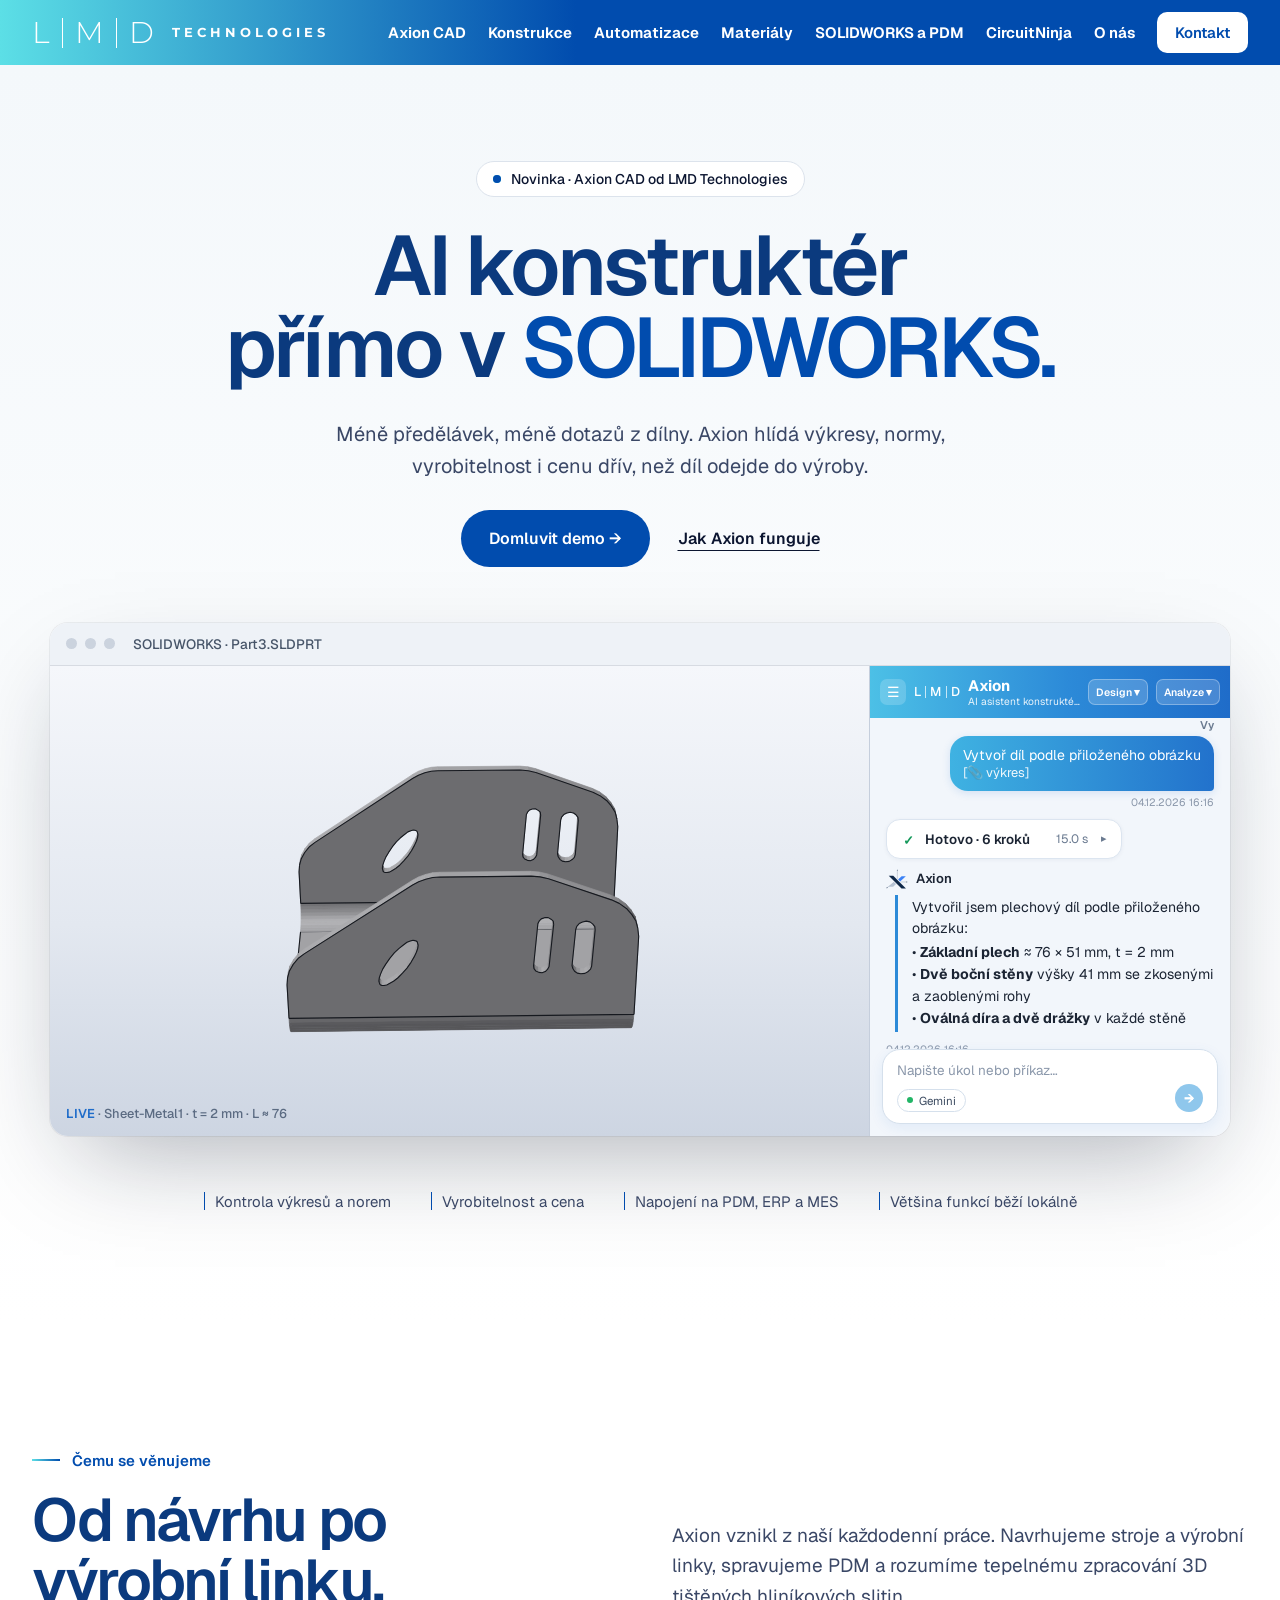
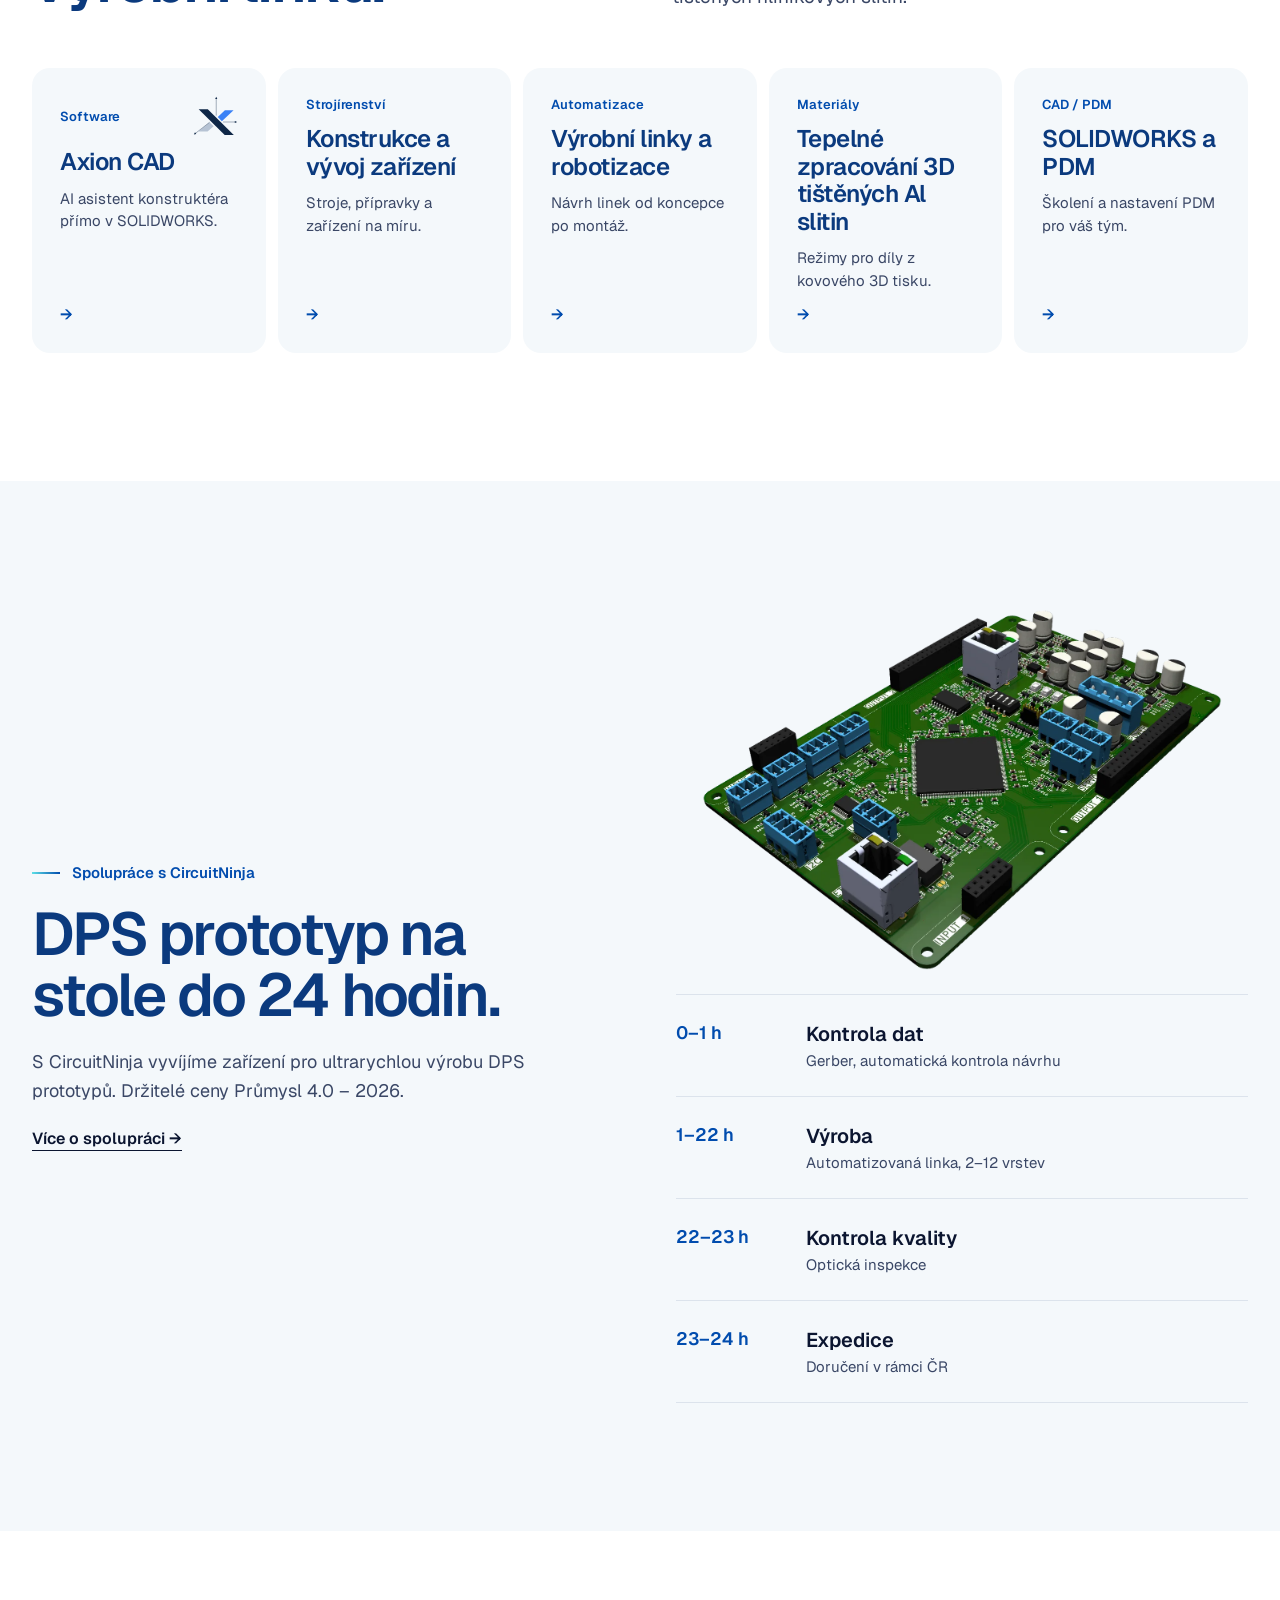
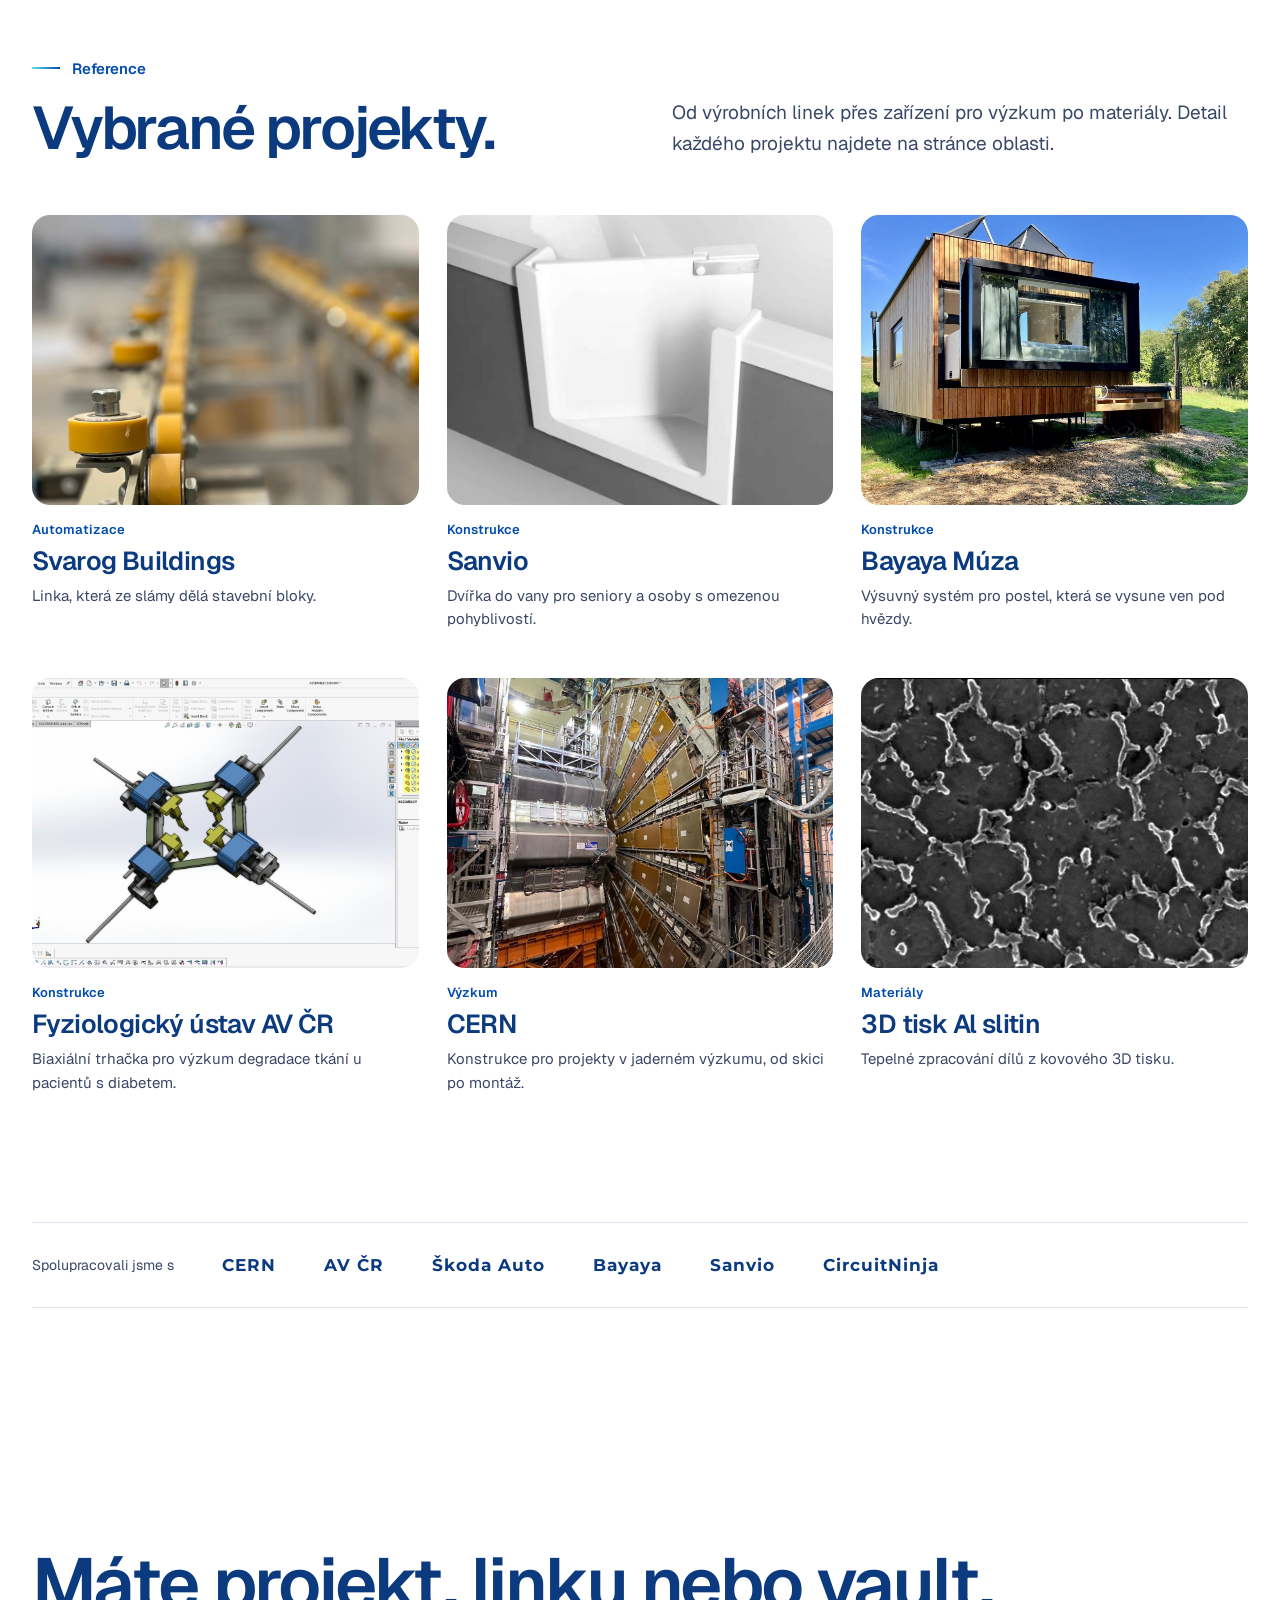
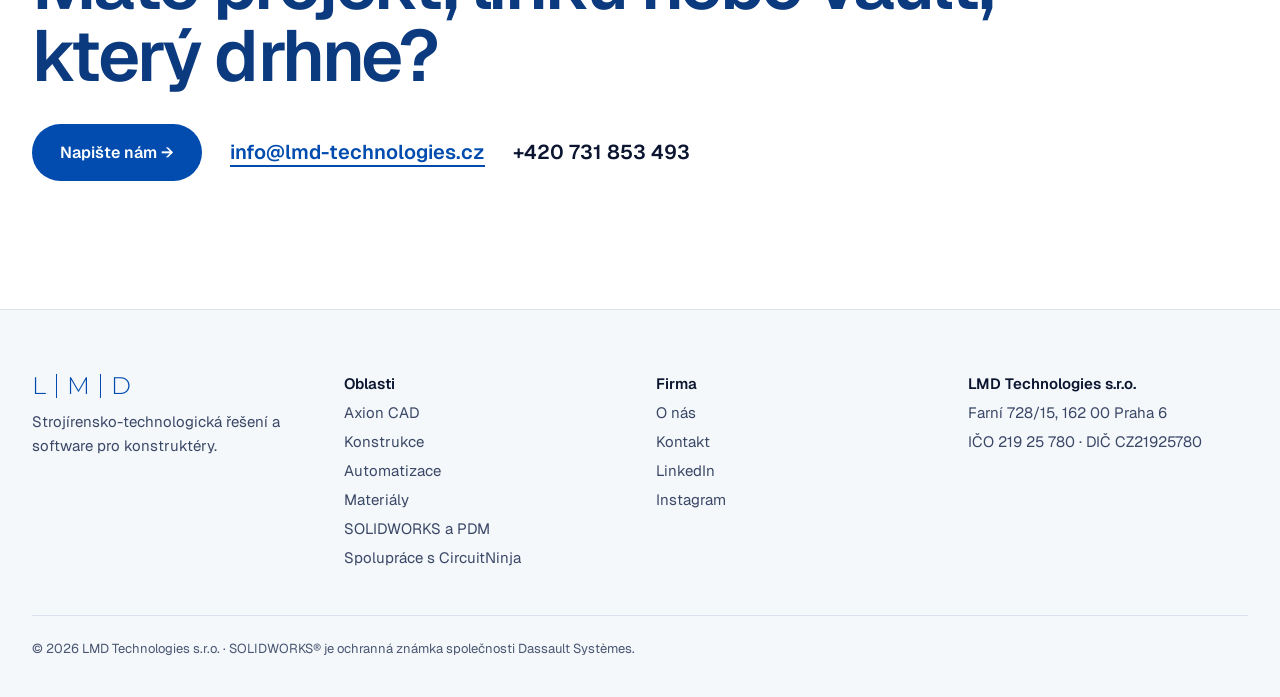
<file: index.html>
<!doctype html>
<html lang="cs">
<head>
<meta charset="utf-8">
<meta name="viewport" content="width=device-width, initial-scale=1">
<title>LMD Technologies – strojírensko-technologická řešení a software pro konstruktéry</title>
<meta name="description" content="LMD Technologies – Axion CAD, AI konstruktér přímo v SOLIDWORKS. Konstrukce, výrobní linky, tepelné zpracování 3D tištěných Al slitin a SOLIDWORKS PDM.">
<link rel="preconnect" href="https://fonts.googleapis.com"><link rel="preconnect" href="https://fonts.gstatic.com" crossorigin>
<link rel="stylesheet" href="https://fonts.googleapis.com/css2?family=Geist:wght@300;400;500;600;700&amp;family=Montserrat:wght@300;400;700&amp;display=swap">
<style>
body{margin:0;background:#FFFFFF}
a{color:#014CAE}a:hover{color:#003A87}
h1,h2,h3,p{text-wrap:pretty}
h1,h2,h3{color:#0B3A7E}
a[style*="border-radius: 999px"]:hover,button[type=submit]:hover{background:#003A87 !important}
@keyframes axping{0%{transform:scale(1);opacity:.6}100%{transform:scale(2.6);opacity:0}}
.ax-ping{animation:axping 1.6s ease-out infinite}
@media (prefers-reduced-motion: reduce){.ax-ping{animation:none}}
.ax-mock .window{border-radius:18px;background:#fff;box-shadow:0 40px 100px -30px rgba(15,23,42,.35),0 0 0 1px rgba(15,23,42,.06);overflow:hidden;text-align:left}
.ax-mock .bar{display:flex;align-items:center;gap:8px;padding:12px 16px;border-bottom:1px solid rgba(15,23,42,.10);font:500 .85rem 'Geist',sans-serif;color:#475569;background:#EEF2F7}
.ax-mock .bar i{width:11px;height:11px;border-radius:50%;background:#CBD3DE}
.ax-mock .bar span{margin-left:10px}
.ax-mock .app{display:grid;grid-template-columns:1fr 360px;height:470px}
.ax-mock .viewport{position:relative;border-right:1px solid #C5CEDC;background:linear-gradient(#F5F7FB 0%,#E3E8F0 55%,#CDD5E2 100%);cursor:grab;touch-action:pan-y}
.ax-mock .viewport canvas{width:100%;height:100%;display:block;position:absolute;inset:0}
.ax-mock .tag{position:absolute;left:16px;bottom:14px;font:500 .8rem 'Geist',sans-serif;color:#5B6B82}
.ax-mock .tag b{color:#1F6CC9;font-weight:600}
.ax-mock .panel{display:flex;flex-direction:column;background:#F2F6FB;color:#1B2433;min-width:0;min-height:0;overflow:hidden}
.ax-mock .ph{display:flex;align-items:center;gap:8px;padding:10px;background:linear-gradient(90deg,#4CC0E6 0%,#2C8AD8 55%,#1F6CC9 100%);color:#fff}
.ax-mock .ph .hb{width:26px;height:26px;border-radius:7px;background:rgba(255,255,255,.18);display:grid;place-items:center;font-size:.85rem;flex:0 0 auto}
.ax-mock .ph .lmd{display:flex;align-items:center;gap:4px;font-weight:500;font-size:.8rem;letter-spacing:.02em;flex:0 0 auto}
.ax-mock .ph .lmd i{width:1px;height:12px;background:rgba(255,255,255,.7)}
.ax-mock .ph .tt{display:grid;min-width:0;flex:1 1 0%;line-height:1.2}
.ax-mock .ph .tt strong{font:700 .95rem 'Geist',sans-serif}
.ax-mock .ph .tt small{font:400 .64rem 'Geist',sans-serif;opacity:.9;white-space:nowrap;overflow:hidden;text-overflow:ellipsis}
.ax-mock .ph .mn{flex:0 0 auto;font:600 .66rem 'Geist',sans-serif;background:rgba(255,255,255,.18);border:1px solid rgba(255,255,255,.3);border-radius:7px;padding:5px 7px}
.ax-mock .chat{flex:1 1 0%;padding:16px;display:flex;flex-direction:column;gap:10px;font-size:.88rem;overflow:hidden auto;min-height:0;scrollbar-width:none}
.ax-mock .chat>:first-child{margin-top:auto}
.ax-mock .um{display:flex;flex-direction:column;gap:10px;animation:axpop .25s ease-out}
.ax-mock .who-u{align-self:flex-end;font-size:.7rem;color:#6A7A90;font-weight:600;margin-bottom:-6px}
.ax-mock .msg-u{align-self:flex-end;max-width:88%;background:linear-gradient(90deg,#3FB2E2,#2272CC);padding:10px 13px;border-radius:18px 18px 4px;color:#fff;min-height:40px;box-shadow:0 2px 8px rgba(31,108,201,.15)}
.ax-mock .msg-u small{display:block;opacity:.92;font-size:.92em}
.ax-mock .ts{align-self:flex-end;font-size:.66rem;color:#8A97AA;margin-top:-6px;min-height:1em}
.ax-mock .ts.l{align-self:flex-start;margin:4px 0 0}
.ax-mock .steps{border:1px solid #DCE5F0;border-radius:14px;padding:10px 14px;background:#fff;align-self:flex-start;min-width:72%;box-shadow:0 1px 4px rgba(20,40,80,.05)}
.ax-mock .steps .hd{display:flex;align-items:center;gap:9px;font-weight:600;font-size:.84rem;color:#1B2433}
.ax-mock .steps .hd #st-t{margin-left:auto;font-weight:400;color:#6A7A90;font-size:.76rem}
.ax-mock .steps .ic{width:15px;height:15px;border-radius:50%;border:2px dashed #2C8AD8;animation:axspin 1.6s linear infinite;flex:0 0 auto;box-sizing:border-box}
.ax-mock .steps.done .ic{border:0;animation:none;color:#13985A;font-weight:800;display:grid;place-items:center}
.ax-mock .steps.done .ic::before{content:"✓"}
.ax-mock .steps .tg{border:0;background:none;color:#6A7A90;font-size:.7rem;cursor:pointer;padding:0 0 0 4px;visibility:hidden}
.ax-mock .steps.done .tg{visibility:visible}
.ax-mock .steps.col ul{display:none}
.ax-mock .steps ul{list-style:none;margin:8px 0 0;padding:0;display:grid;gap:5px}
.ax-mock .steps li{display:flex;gap:9px;align-items:center;color:#6A7A90;font-size:.82rem}
.ax-mock .steps li.done{color:#1B2433}
.ax-mock .steps li .s{width:12px;height:12px;flex:0 0 auto;border-radius:50%;border:2px solid #2C8AD8;border-right-color:transparent;animation:axspin .8s linear infinite;box-sizing:border-box}
.ax-mock .steps li.done .s{border:0;animation:none;color:#13985A;font-weight:800;font-size:.8rem;display:grid;place-items:center}
.ax-mock .steps li.done .s::before{content:"✓"}
.ax-mock .ans{display:grid;gap:6px}
.ax-mock .who-a{display:flex;align-items:center;gap:8px;font-weight:600;font-size:.82rem;color:#1B2433}
.ax-mock .who-a .av{width:22px;height:20px;background:url(img/axion-mark.svg) center/contain no-repeat}
.ax-mock .msg-a{margin-left:9px;border-left:3px solid #2C8AD8;padding:2px 0 2px 14px;line-height:1.55;color:#1B2433}
.ax-mock .msg-a ul{list-style:none;margin:2px 0 0;padding:0}
.ax-mock .msg-a li::before{content:"• "}
.ax-mock .input{flex:0 0 auto;margin:0 12px 12px;border:1px solid #D5E0EC;border-radius:18px;padding:11px 14px;color:#8A97AA;font-size:.84rem;display:flex;justify-content:space-between;align-items:flex-end;background:#fff;box-shadow:0 4px 14px rgba(31,108,201,.08)}
.ax-mock .input>div{display:grid;gap:10px}
.ax-mock .input em{font-style:normal;font-size:.72rem;color:#3B4A60;border:1px solid #D5E0EC;border-radius:999px;padding:3px 9px;display:inline-flex;align-items:center;gap:6px;width:max-content}
.ax-mock .input em b{width:6px;height:6px;border-radius:50%;background:#22B566}
.ax-mock .input i{width:28px;height:28px;border-radius:50%;background:#8FC7EC;display:grid;place-items:center;font-style:normal;color:#fff;font-weight:800;transition:transform .15s,background .2s}
.ax-mock .input.typing #inp{color:#1B2433}
.ax-mock .input.typing i{background:linear-gradient(135deg,#4CC0E6,#1F6CC9)}
.ax-mock .input.sent i{transform:scale(.85)}
.ax-mock .caret{display:inline-block;width:2px;height:1em;background:#1B2433;vertical-align:-2px;margin-left:2px;animation:axblink 1s steps(1) infinite}
.ax-mock .chip{display:inline-flex;align-items:center;gap:7px;width:max-content;max-width:100%;font-size:.72rem;color:#1B2433;background:#EEF3F9;border:1px solid #D5E0EC;border-radius:8px;padding:4px 9px;animation:axpop .25s ease-out;white-space:nowrap;overflow:hidden;text-overflow:ellipsis}
.ax-mock .chip u{text-decoration:none;color:#6A7A90}
.ax-mock [hidden]{display:none!important}
@keyframes axspin{100%{transform:rotate(360deg)}}
@keyframes axblink{50%{opacity:0}}
@keyframes axpop{0%{opacity:0;transform:translateY(6px)}100%{opacity:1;transform:none}}
@media (max-width:900px){.ax-mock .app{grid-template-columns:1fr;height:auto}.ax-mock .viewport{min-height:260px;border-right:0}.ax-mock .chat{height:420px;flex:0 0 auto}}
</style>
<style>*,*::before,*::after{box-sizing:border-box} img,video{max-width:100%} html{scroll-behavior:smooth}
.menu-btn{display:none;font:600 15px 'Geist',sans-serif;color:#014CAE;background:#fff;border:0;border-radius:10px;padding:10px 16px;cursor:pointer}
@media (max-width:900px){.menu-btn{display:block} .site-links{display:none !important;width:100%;flex-direction:column;align-items:flex-start !important;gap:14px !important;padding:8px 0 12px} .site-links.open{display:flex !important}}
@media (max-width:700px){h1{font-size:44px !important;letter-spacing:-1.5px !important} h2{font-size:36px !important;letter-spacing:-1px !important}}</style>
<script src="js/axion-hero.js" defer></script>
<link rel="icon" href="favicon.ico" sizes="any">
<link rel="icon" href="favicon.png" type="image/png">
<link rel="apple-touch-icon" href="apple-touch-icon.png">
</head>
<body>
<div style="font-family: 'Geist', 'Segoe UI', sans-serif; color: #0B1530; background: #FFFFFF; min-width: 0">

<header style="background: linear-gradient(90deg, #5CDFE6 0%, #014CAE 45%, #014CAE 100%)">
<nav style="max-width: 1280px; margin: 0 auto; padding: 12px 32px; display: flex; flex-wrap: wrap; align-items: center; justify-content: space-between; gap: 16px" aria-label="Hlavní navigace">
<a href="index.html" aria-label="LMD Technologies – úvod" style="display: flex; align-items: center; text-decoration: none">
<span style="display: flex; align-items: center; gap: 12px; color: #FFFFFF; font-family: 'Montserrat', sans-serif; font-weight: 300; font-size: 30px; line-height: 1"><span>L</span><span style="width: 1px; height: 30px; background: #FFFFFF"></span><span>M</span><span style="width: 1px; height: 30px; background: #FFFFFF"></span><span>D</span><span style="margin-left: 6px; font-weight: 700; font-size: 13px; letter-spacing: 4px">TECHNOLOGIES</span></span>
</a>
<button type="button" class="menu-btn" aria-expanded="false" aria-controls="site-links" onclick="var l=document.getElementById('site-links');var o=l.classList.toggle('open');this.setAttribute('aria-expanded',o)">Menu</button><div id="site-links" class="site-links" style="display: flex; flex-wrap: wrap; align-items: center; gap: 22px; font-size: 15px; font-weight: 650">
<a href="axion.html" style="color: #FFFFFF; text-decoration: none">Axion CAD</a>
<a href="konstrukce.html" style="color: #FFFFFF; text-decoration: none">Konstrukce</a>
<a href="automatizace.html" style="color: #FFFFFF; text-decoration: none">Automatizace</a>
<a href="materialy.html" style="color: #FFFFFF; text-decoration: none">Materiály</a>
<a href="solidworks-pdm.html" style="color: #FFFFFF; text-decoration: none">SOLIDWORKS a PDM</a>
<a href="circuitninja.html" style="color: #FFFFFF; text-decoration: none">CircuitNinja</a>
<a href="o-nas.html" style="color: #FFFFFF; text-decoration: none">O nás</a>
<a href="kontakt.html" style="background: #FFFFFF; color: #014CAE; text-decoration: none; padding: 11px 18px; border-radius: 10px; font-weight: 600">Kontakt</a>
</div>
</nav>
</header>

<!-- HERO: AXION -->
<section style="background: linear-gradient(180deg, #F4F8FB 0%, #FFFFFF 100%); padding: 96px 32px 112px">
<div style="max-width: 1180px; margin: 0 auto; display: flex; flex-direction: column; align-items: center; gap: 56px">
<div style="display: flex; flex-direction: column; align-items: center; gap: 28px; text-align: center; max-width: 900px">
<span style="display: flex; align-items: center; gap: 10px; background: #FFFFFF; border: 1px solid #DCE3EC; border-radius: 999px; padding: 8px 16px; font-size: 14px; font-weight: 500"><span style="position: relative; width: 8px; height: 8px"><span class="ax-ping" style="position: absolute; inset: 0; border-radius: 50%; background: #5CDFE6"></span><span style="position: absolute; inset: 0; border-radius: 50%; background: #014CAE"></span></span>Novinka · Axion CAD od LMD Technologies</span>
<h1 style="margin: 0; font-weight: 600; font-size: 84px; line-height: 0.98; letter-spacing: -3.2px">AI konstruktér<br>přímo v <span style="color: #014CAE">SOLIDWORKS.</span></h1>
<p style="margin: 0; font-size: 20px; line-height: 1.6; color: #3A4766; max-width: 640px">Méně předělávek, méně dotazů z dílny. Axion hlídá výkresy, normy, vyrobitelnost i cenu dřív, než díl odejde do výroby.</p>
<div style="display: flex; flex-wrap: wrap; justify-content: center; align-items: center; gap: 28px">
<a href="kontakt.html" style="background: #014CAE; color: #FFFFFF; text-decoration: none; padding: 18px 28px; border-radius: 999px; font-weight: 600; font-size: 16px">Domluvit demo →</a>
<a href="axion.html" style="color: #0B1530; font-weight: 600; font-size: 16px; text-underline-offset: 6px">Jak Axion funguje</a>
</div>
</div>

<div class="ax-mock" style="width: 100%">
<div class="window">
<div class="bar"><i></i><i></i><i></i><span id="vfile">SOLIDWORKS · Part3.SLDPRT</span></div>
<div class="app">
<div class="viewport"><canvas id="cad" width="1166" height="940"></canvas><div class="tag" id="vtag"><b>LIVE</b> · Nový díl</div></div>
<div class="panel">
<div class="ph"><span class="hb">☰</span><span class="lmd">L<i></i>M<i></i>D</span><div class="tt"><strong>Axion</strong><small>AI asistent konstruktéra · LMD Technologies</small></div><span class="mn">Design ▾</span><span class="mn">Analyze ▾</span></div>
<div class="chat" id="chat">
<div class="um" id="um"><div class="who-u">Vy</div><div class="msg-u" id="mu">Vytvoř díl podle přiloženého obrázku<small>[📎 výkres]</small></div><div class="ts" id="ts"></div></div>
<div class="steps" id="st"><div class="hd"><span class="ic" id="st-i"></span><span id="st-h">Pracuji…</span><span id="st-t">0.0 s</span><button type="button" class="tg" id="st-g" tabindex="-1" aria-label="Kroky">▾</button></div><ul id="st-l"></ul></div>
<div class="ans" id="aw"><div class="who-a"><span class="av"></span>Axion</div><div class="msg-a" id="ma"></div><div class="ts l" id="ts2"></div></div>
</div>
<div class="input" id="cmp"><div><span class="chip" id="chip">📎 Screenshot 2026-10-06 073948.png <u>✕</u></span><span id="inp">Napište úkol nebo příkaz…</span><em><b></b>Gemini</em></div><i>→</i></div>
</div>
</div>
</div>
</div>
<div style="display: flex; flex-wrap: wrap; justify-content: center; gap: 12px 40px; font-size: 15px; color: #3A4766">
<span style="display: flex; align-items: center; gap: 10px"><span style="width: 1px; height: 18px; background: #014CAE"></span>Kontrola výkresů a norem</span>
<span style="display: flex; align-items: center; gap: 10px"><span style="width: 1px; height: 18px; background: #014CAE"></span>Vyrobitelnost a cena</span>
<span style="display: flex; align-items: center; gap: 10px"><span style="width: 1px; height: 18px; background: #014CAE"></span>Napojení na PDM, ERP a MES</span>
<span style="display: flex; align-items: center; gap: 10px"><span style="width: 1px; height: 18px; background: #014CAE"></span>Většina funkcí běží lokálně</span>
</div>
</div>
</section>

<!-- OBLASTI -->
<section style="padding: 128px 32px">
<div style="max-width: 1280px; margin: 0 auto; display: flex; flex-direction: column; gap: 56px">
<div style="display: grid; grid-template-columns: repeat(auto-fit, minmax(min(460px, 100%), 1fr)); gap: 24px 64px; align-items: end">
<div style="display: flex; flex-direction: column; gap: 20px"><div style="display: flex; align-items: center; gap: 12px"><span style="width: 28px; height: 2px; background: linear-gradient(90deg, #5CDFE6, #014CAE)"></span><span style="font-size: 15px; font-weight: 600; color: #014CAE">Čemu se věnujeme</span></div><h2 style="margin: 0; font-weight: 600; font-size: 60px; line-height: 1.02; letter-spacing: -2.2px">Od návrhu po výrobní linku.</h2></div>
<p style="margin: 0; font-size: 19px; line-height: 1.6; color: #3A4766">Axion vznikl z naší každodenní práce. Navrhujeme stroje a výrobní linky, spravujeme PDM a rozumíme tepelnému zpracování 3D tištěných hliníkových slitin.</p>
</div>
<nav aria-label="Oblasti" style="display: grid; grid-template-columns: repeat(auto-fit, minmax(min(220px, 100%), 1fr)); gap: 12px">
<a href="axion.html" style="background: #F4F8FB; border-radius: 18px; padding: 28px; display: flex; flex-direction: column; gap: 12px; min-height: 220px; color: #0B1530; text-decoration: none"><span style="display: flex; align-items: center; justify-content: space-between; font-size: 13px; font-weight: 600; color: #014CAE">Software<img src="img/axion-mark.svg" alt="" width="44" height="40" style="height: 40px; width: auto"></span><span style="font-weight: 600; font-size: 24px; line-height: 1.15; letter-spacing: -0.5px; color: #0B3A7E">Axion CAD</span><span style="font-size: 15px; line-height: 1.5; color: #3A4766">AI asistent konstruktéra přímo v SOLIDWORKS.</span><span style="margin-top: auto; color: #014CAE; font-weight: 600">→</span></a><a href="konstrukce.html" style="background: #F4F8FB; border-radius: 18px; padding: 28px; display: flex; flex-direction: column; gap: 12px; min-height: 220px; color: #0B1530; text-decoration: none"><span style="font-size: 13px; font-weight: 600; color: #014CAE">Strojírenství</span><span style="font-weight: 600; font-size: 24px; line-height: 1.15; letter-spacing: -0.5px; color: #0B3A7E">Konstrukce a vývoj zařízení</span><span style="font-size: 15px; line-height: 1.5; color: #3A4766">Stroje, přípravky a zařízení na míru.</span><span style="margin-top: auto; color: #014CAE; font-weight: 600">→</span></a><a href="automatizace.html" style="background: #F4F8FB; border-radius: 18px; padding: 28px; display: flex; flex-direction: column; gap: 12px; min-height: 220px; color: #0B1530; text-decoration: none"><span style="font-size: 13px; font-weight: 600; color: #014CAE">Automatizace</span><span style="font-weight: 600; font-size: 24px; line-height: 1.15; letter-spacing: -0.5px; color: #0B3A7E">Výrobní linky a robotizace</span><span style="font-size: 15px; line-height: 1.5; color: #3A4766">Návrh linek od koncepce po montáž.</span><span style="margin-top: auto; color: #014CAE; font-weight: 600">→</span></a><a href="materialy.html" style="background: #F4F8FB; border-radius: 18px; padding: 28px; display: flex; flex-direction: column; gap: 12px; min-height: 220px; color: #0B1530; text-decoration: none"><span style="font-size: 13px; font-weight: 600; color: #014CAE">Materiály</span><span style="font-weight: 600; font-size: 24px; line-height: 1.15; letter-spacing: -0.5px; color: #0B3A7E">Tepelné zpracování 3D tištěných Al slitin</span><span style="font-size: 15px; line-height: 1.5; color: #3A4766">Režimy pro díly z kovového 3D tisku.</span><span style="margin-top: auto; color: #014CAE; font-weight: 600">→</span></a><a href="solidworks-pdm.html" style="background: #F4F8FB; border-radius: 18px; padding: 28px; display: flex; flex-direction: column; gap: 12px; min-height: 220px; color: #0B1530; text-decoration: none"><span style="font-size: 13px; font-weight: 600; color: #014CAE">CAD / PDM</span><span style="font-weight: 600; font-size: 24px; line-height: 1.15; letter-spacing: -0.5px; color: #0B3A7E">SOLIDWORKS a PDM</span><span style="font-size: 15px; line-height: 1.5; color: #3A4766">Školení a nastavení PDM pro váš tým.</span><span style="margin-top: auto; color: #014CAE; font-weight: 600">→</span></a>
</nav>
</div>
</section>
<!-- CIRCUITNINJA -->
<section style="background: #F4F8FB; padding: 128px 32px">
<div style="max-width: 1280px; margin: 0 auto; display: grid; grid-template-columns: repeat(auto-fit, minmax(min(440px, 100%), 1fr)); gap: 72px; align-items: center">
<div style="display: flex; flex-direction: column; gap: 22px">
<div style="display: flex; align-items: center; gap: 12px"><span style="width: 28px; height: 2px; background: linear-gradient(90deg, #5CDFE6, #014CAE)"></span><span style="font-size: 15px; font-weight: 600; color: #014CAE">Spolupráce s CircuitNinja</span></div>
<h2 style="margin: 0; font-weight: 600; font-size: 60px; line-height: 1.02; letter-spacing: -2.2px">DPS prototyp na stole do 24 hodin.</h2>
<p style="margin: 0; font-size: 18px; line-height: 1.6; color: #3A4766">S CircuitNinja vyvíjíme zařízení pro ultrarychlou výrobu DPS prototypů. Držitelé ceny Průmysl 4.0 – 2026.</p>
<a href="circuitninja.html" style="align-self: flex-start; color: #0B1530; font-weight: 600; font-size: 16px; text-underline-offset: 6px">Více o spolupráci →</a>
</div>
<div style="display: flex; flex-direction: column">
<img src="img/pcb-1300.webp" alt="Deska plošných spojů CircuitNinja" style="width: 100%; max-width: 520px; align-self: center; display: block; margin-bottom: 24px">
<div style="display: grid; grid-template-columns: 110px 1fr; gap: 20px; padding: 26px 0; border-top: 1px solid #DCE3EC; border-bottom: 1px solid #DCE3EC"><span style="font-weight: 600; font-size: 18px; color: #014CAE">0–1 h</span><span style="display: flex; flex-direction: column; gap: 4px"><span style="font-weight: 600; font-size: 20px">Kontrola dat</span><span style="font-size: 15px; color: #3A4766">Gerber, automatická kontrola návrhu</span></span></div>
<div style="display: grid; grid-template-columns: 110px 1fr; gap: 20px; padding: 26px 0; border-bottom: 1px solid #DCE3EC"><span style="font-weight: 600; font-size: 18px; color: #014CAE">1–22 h</span><span style="display: flex; flex-direction: column; gap: 4px"><span style="font-weight: 600; font-size: 20px">Výroba</span><span style="font-size: 15px; color: #3A4766">Automatizovaná linka, 2–12 vrstev</span></span></div>
<div style="display: grid; grid-template-columns: 110px 1fr; gap: 20px; padding: 26px 0; border-bottom: 1px solid #DCE3EC"><span style="font-weight: 600; font-size: 18px; color: #014CAE">22–23 h</span><span style="display: flex; flex-direction: column; gap: 4px"><span style="font-weight: 600; font-size: 20px">Kontrola kvality</span><span style="font-size: 15px; color: #3A4766">Optická inspekce</span></span></div>
<div style="display: grid; grid-template-columns: 110px 1fr; gap: 20px; padding: 26px 0; border-bottom: 1px solid #DCE3EC"><span style="font-weight: 600; font-size: 18px; color: #014CAE">23–24 h</span><span style="display: flex; flex-direction: column; gap: 4px"><span style="font-weight: 600; font-size: 20px">Expedice</span><span style="font-size: 15px; color: #3A4766">Doručení v rámci ČR</span></span></div>
</div>
</div>
</section>

<!-- VYBRANE PROJEKTY -->
<section style="padding: 128px 32px">
<div style="max-width: 1280px; margin: 0 auto; display: flex; flex-direction: column; gap: 56px">
<div style="display: grid; grid-template-columns: repeat(auto-fit, minmax(min(460px, 100%), 1fr)); gap: 24px 64px; align-items: end">
<div style="display: flex; flex-direction: column; gap: 20px"><div style="display: flex; align-items: center; gap: 12px"><span style="width: 28px; height: 2px; background: linear-gradient(90deg, #5CDFE6, #014CAE)"></span><span style="font-size: 15px; font-weight: 600; color: #014CAE">Reference</span></div><h2 style="margin: 0; font-weight: 600; font-size: 60px; line-height: 1.02; letter-spacing: -2.2px">Vybrané projekty.</h2></div>
<p style="margin: 0; font-size: 19px; line-height: 1.6; color: #3A4766">Od výrobních linek přes zařízení pro výzkum po materiály. Detail každého projektu najdete na stránce oblasti.</p>
</div>
<div style="display: grid; grid-template-columns: repeat(auto-fit, minmax(min(340px, 100%), 1fr)); gap: 48px 28px">
<a href="automatizace.html" style="display: flex; flex-direction: column; gap: 16px; color: #0B1530; text-decoration: none">
<div style="aspect-ratio: 4 / 3; border-radius: 18px; overflow: hidden; background: #F4F8FB"><img src="img/linka-valecky.jpg" alt="Válečkový dopravník linky Svarog" style="width: 100%; height: 100%; object-fit: cover; display: block"></div>
<div style="display: flex; flex-direction: column; gap: 6px"><span style="font-size: 13px; font-weight: 600; color: #014CAE">Automatizace</span><span style="font-weight: 600; font-size: 26px; letter-spacing: -0.6px; color: #0B3A7E">Svarog Buildings</span><span style="font-size: 15px; line-height: 1.55; color: #3A4766">Linka, která ze slámy dělá stavební bloky.</span></div>
</a><a href="konstrukce.html" style="display: flex; flex-direction: column; gap: 16px; color: #0B1530; text-decoration: none">
<div style="aspect-ratio: 4 / 3; border-radius: 18px; overflow: hidden; background: #F4F8FB"><img src="img/sanvio.jpg" alt="Dvířka do vany Sanvio" style="width: 100%; height: 100%; object-fit: cover; display: block"></div>
<div style="display: flex; flex-direction: column; gap: 6px"><span style="font-size: 13px; font-weight: 600; color: #014CAE">Konstrukce</span><span style="font-weight: 600; font-size: 26px; letter-spacing: -0.6px; color: #0B3A7E">Sanvio</span><span style="font-size: 15px; line-height: 1.55; color: #3A4766">Dvířka do vany pro seniory a osoby s omezenou pohyblivostí.</span></div>
</a><a href="konstrukce.html" style="display: flex; flex-direction: column; gap: 16px; color: #0B1530; text-decoration: none">
<div style="aspect-ratio: 4 / 3; border-radius: 18px; overflow: hidden; background: #F4F8FB"><img src="img/muza-realizace.jpg" alt="Múza s vysunutou postelí" style="width: 100%; height: 100%; object-fit: cover; display: block"></div>
<div style="display: flex; flex-direction: column; gap: 6px"><span style="font-size: 13px; font-weight: 600; color: #014CAE">Konstrukce</span><span style="font-weight: 600; font-size: 26px; letter-spacing: -0.6px; color: #0B3A7E">Bayaya Múza</span><span style="font-size: 15px; line-height: 1.55; color: #3A4766">Výsuvný systém pro postel, která se vysune ven pod hvězdy.</span></div>
</a><a href="konstrukce.html" style="display: flex; flex-direction: column; gap: 16px; color: #0B1530; text-decoration: none">
<div style="aspect-ratio: 4 / 3; border-radius: 18px; overflow: hidden; background: #F4F8FB"><img src="img/trhacka-cad.jpg" alt="Model biaxiální trhačky" style="width: 100%; height: 100%; object-fit: cover; display: block"></div>
<div style="display: flex; flex-direction: column; gap: 6px"><span style="font-size: 13px; font-weight: 600; color: #014CAE">Konstrukce</span><span style="font-weight: 600; font-size: 26px; letter-spacing: -0.6px; color: #0B3A7E">Fyziologický ústav AV ČR</span><span style="font-size: 15px; line-height: 1.55; color: #3A4766">Biaxiální trhačka pro výzkum degradace tkání u pacientů s diabetem.</span></div>
</a><a href="o-nas.html" style="display: flex; flex-direction: column; gap: 16px; color: #0B1530; text-decoration: none">
<div style="aspect-ratio: 4 / 3; border-radius: 18px; overflow: hidden; background: #F4F8FB"><img src="img/cern-2.jpg" alt="Detektor v CERN" style="width: 100%; height: 100%; object-fit: cover; display: block"></div>
<div style="display: flex; flex-direction: column; gap: 6px"><span style="font-size: 13px; font-weight: 600; color: #014CAE">Výzkum</span><span style="font-weight: 600; font-size: 26px; letter-spacing: -0.6px; color: #0B3A7E">CERN</span><span style="font-size: 15px; line-height: 1.55; color: #3A4766">Konstrukce pro projekty v jaderném výzkumu, od skici po montáž.</span></div>
</a><a href="materialy.html" style="display: flex; flex-direction: column; gap: 16px; color: #0B1530; text-decoration: none">
<div style="aspect-ratio: 4 / 3; border-radius: 18px; overflow: hidden; background: #F4F8FB"><img src="img/sem-2.jpg" alt="Mikrostruktura hliníkové slitiny, SEM" style="width: 100%; height: 100%; object-fit: cover; display: block"></div>
<div style="display: flex; flex-direction: column; gap: 6px"><span style="font-size: 13px; font-weight: 600; color: #014CAE">Materiály</span><span style="font-weight: 600; font-size: 26px; letter-spacing: -0.6px; color: #0B3A7E">3D tisk Al slitin</span><span style="font-size: 15px; line-height: 1.55; color: #3A4766">Tepelné zpracování dílů z kovového 3D tisku.</span></div>
</a>
</div>
</div>
</section>

<!-- SPOLUPRACE -->
<section style="padding: 0 32px 112px">
<div style="max-width: 1280px; margin: 0 auto; display: flex; flex-wrap: wrap; align-items: center; gap: 20px 48px; border-top: 1px solid #DCE3EC; border-bottom: 1px solid #DCE3EC; padding: 32px 0">
<span style="font-size: 14px; color: #3A4766">Spolupracovali jsme s</span>
<span style="font-family: Montserrat, sans-serif; font-weight: 700; font-size: 17px; letter-spacing: 1px; color: #0B3A7E">CERN</span><span style="font-family: Montserrat, sans-serif; font-weight: 700; font-size: 17px; letter-spacing: 1px; color: #0B3A7E">AV ČR</span><span style="font-family: Montserrat, sans-serif; font-weight: 700; font-size: 17px; letter-spacing: 1px; color: #0B3A7E">Škoda Auto</span><span style="font-family: Montserrat, sans-serif; font-weight: 700; font-size: 17px; letter-spacing: 1px; color: #0B3A7E">Bayaya</span><span style="font-family: Montserrat, sans-serif; font-weight: 700; font-size: 17px; letter-spacing: 1px; color: #0B3A7E">Sanvio</span><span style="font-family: Montserrat, sans-serif; font-weight: 700; font-size: 17px; letter-spacing: 1px; color: #0B3A7E">CircuitNinja</span>
</div>
</section>


<!-- CTA -->
<section style="padding: 128px 32px">
<div style="max-width: 1280px; margin: 0 auto; display: flex; flex-direction: column; gap: 32px">
<h2 style="margin: 0; font-weight: 600; font-size: 72px; line-height: 1; letter-spacing: -2.6px; max-width: 980px">Máte projekt, linku nebo vault, který drhne?</h2>
<div style="display: flex; flex-wrap: wrap; align-items: center; gap: 28px">
<a href="kontakt.html" style="background: #014CAE; color: #FFFFFF; text-decoration: none; padding: 18px 28px; border-radius: 999px; font-weight: 600; font-size: 16px">Napište nám →</a>
<a href="mailto:info@lmd-technologies.cz" style="color: #014CAE; font-weight: 600; font-size: 20px; text-underline-offset: 6px">info@lmd-technologies.cz</a>
<a href="tel:+420731853493" style="color: #0B1530; font-weight: 600; font-size: 20px; text-decoration: none">+420 731 853 493</a>
</div>
</div>
</section>

<!-- FOOTER -->
<footer style="background: #F4F8FB; border-top: 1px solid #DCE3EC; padding: 64px 32px 40px">
<div style="max-width: 1280px; margin: 0 auto; display: flex; flex-direction: column; gap: 48px">
<div style="display: grid; grid-template-columns: repeat(auto-fit, minmax(min(200px, 100%), 1fr)); gap: 32px; font-size: 15px">
<div style="display: flex; flex-direction: column; gap: 12px">
<span style="display: flex; align-items: center; gap: 10px; font-family: 'Montserrat', sans-serif; font-weight: 300; font-size: 24px; color: #014CAE; line-height: 1"><span>L</span><span style="width: 1px; height: 24px; background: #014CAE"></span><span>M</span><span style="width: 1px; height: 24px; background: #014CAE"></span><span>D</span></span>
<span style="color: #3A4766; line-height: 1.6">Strojírensko-technologická řešení a software pro konstruktéry.</span>
</div>
<div style="display: flex; flex-direction: column; gap: 10px">
<span style="font-weight: 600">Oblasti</span>
<a href="axion.html" style="color: #3A4766; text-decoration: none">Axion CAD</a>
<a href="konstrukce.html" style="color: #3A4766; text-decoration: none">Konstrukce</a>
<a href="automatizace.html" style="color: #3A4766; text-decoration: none">Automatizace</a>
<a href="materialy.html" style="color: #3A4766; text-decoration: none">Materiály</a>
<a href="solidworks-pdm.html" style="color: #3A4766; text-decoration: none">SOLIDWORKS a PDM</a>
<a href="circuitninja.html" style="color: #3A4766; text-decoration: none">Spolupráce s CircuitNinja</a>
</div>
<div style="display: flex; flex-direction: column; gap: 10px">
<span style="font-weight: 600">Firma</span>
<a href="o-nas.html" style="color: #3A4766; text-decoration: none">O nás</a>
<a href="kontakt.html" style="color: #3A4766; text-decoration: none">Kontakt</a>
<a href="https://www.linkedin.com/company/lmd-technologies-s-r-o/" style="color: #3A4766; text-decoration: none">LinkedIn</a>
<a href="https://www.instagram.com/lmd_technologies" style="color: #3A4766; text-decoration: none">Instagram</a>
</div>
<div style="display: flex; flex-direction: column; gap: 10px; color: #3A4766">
<span style="font-weight: 600; color: #0B1530">LMD Technologies s.r.o.</span>
<span>Farní 728/15, 162 00 Praha 6</span>
<span>IČO 219 25 780 · DIČ CZ21925780</span>
</div>
</div>
<div style="border-top: 1px solid #DCE3EC; padding-top: 24px; font-size: 13px; color: #4A5672">© 2026 LMD Technologies s.r.o. · SOLIDWORKS® je ochranná známka společnosti Dassault Systèmes.</div>
</div>
</footer>

</div>

<script src="js/totop.js" defer></script>
</body>
</html>
</file>
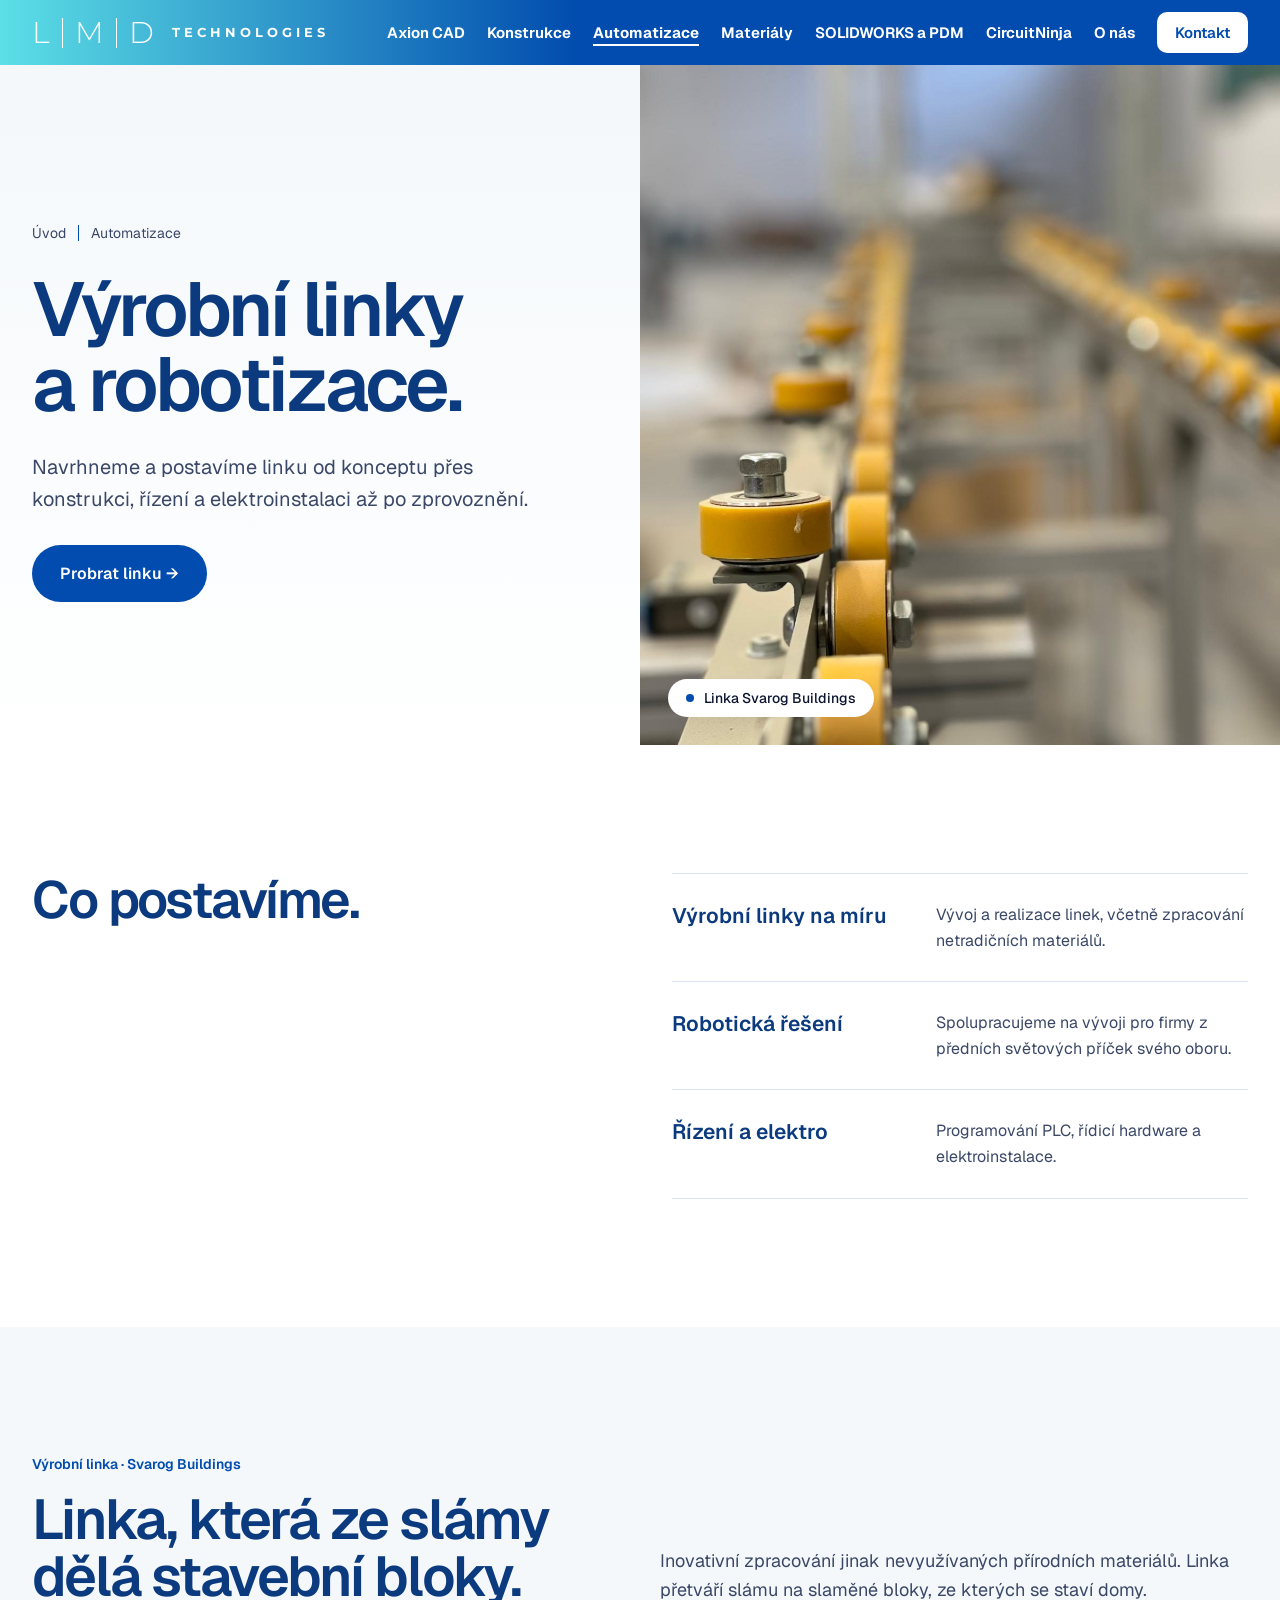
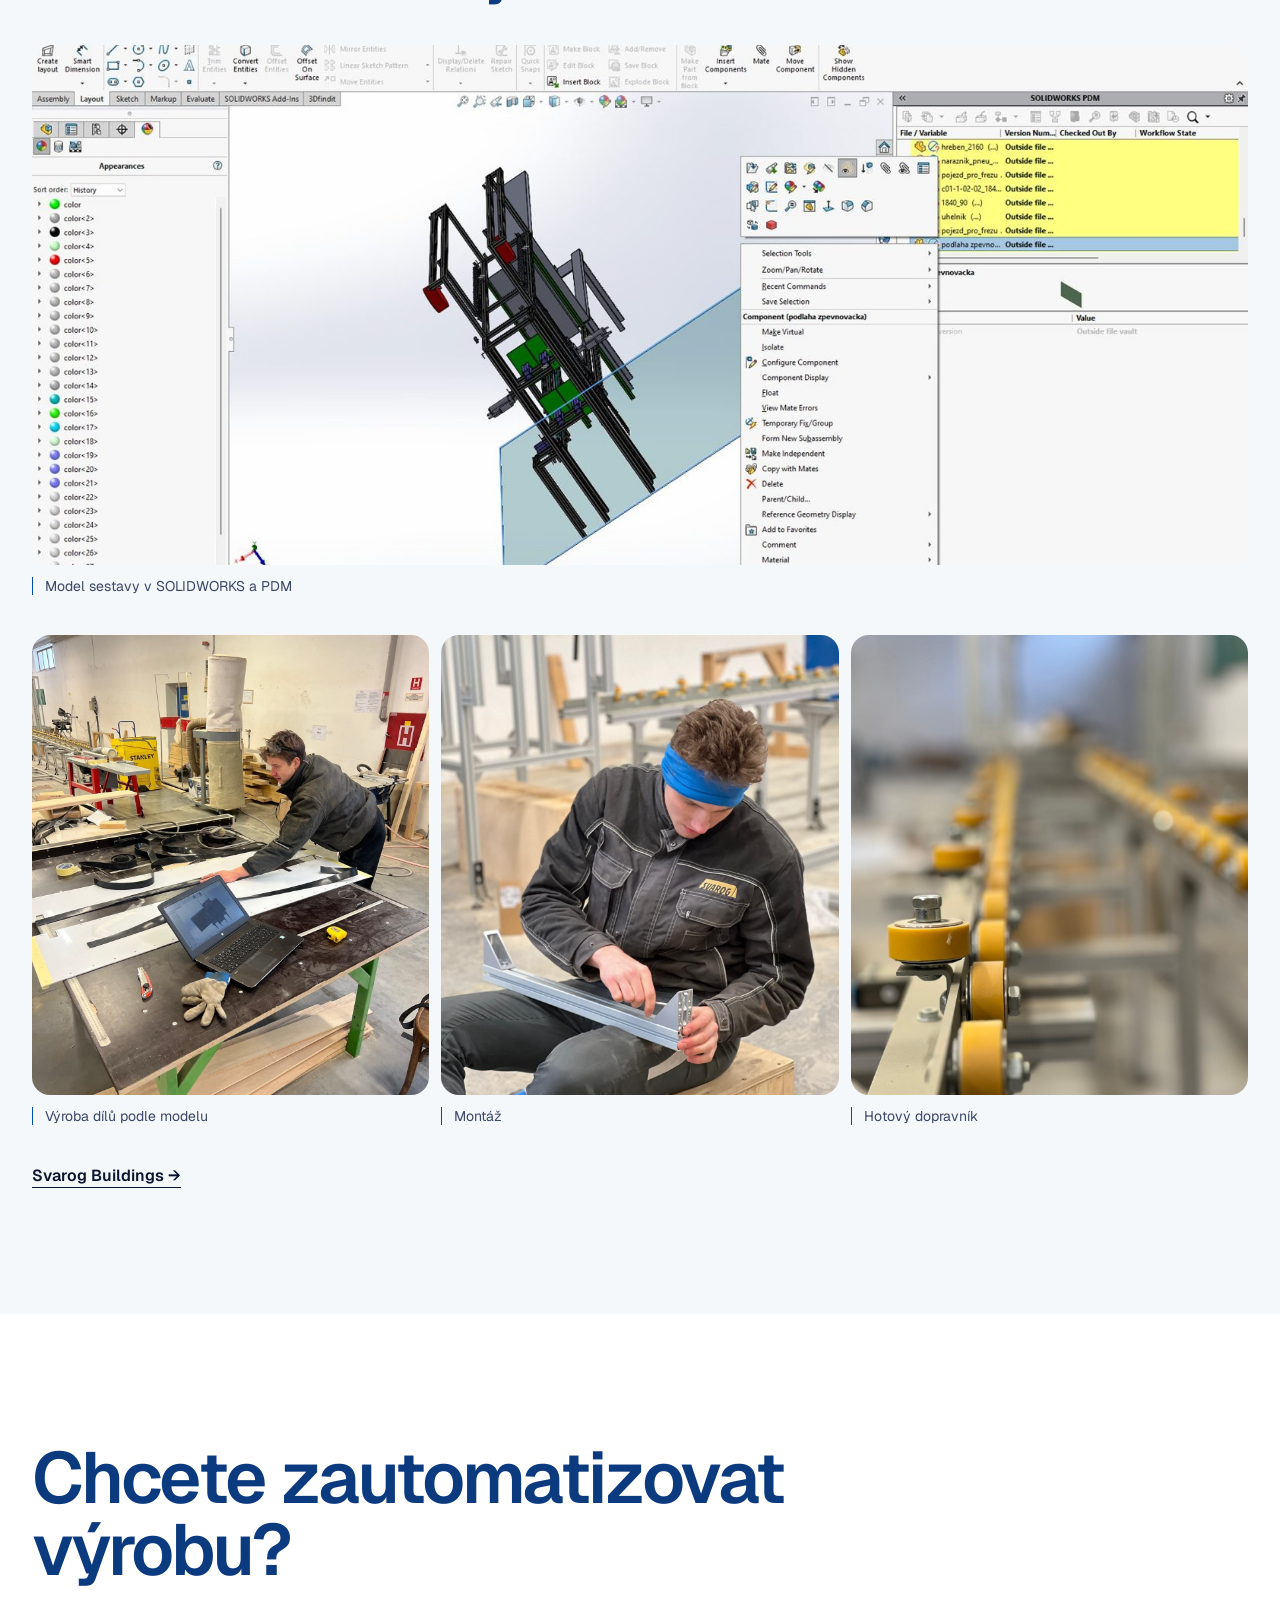
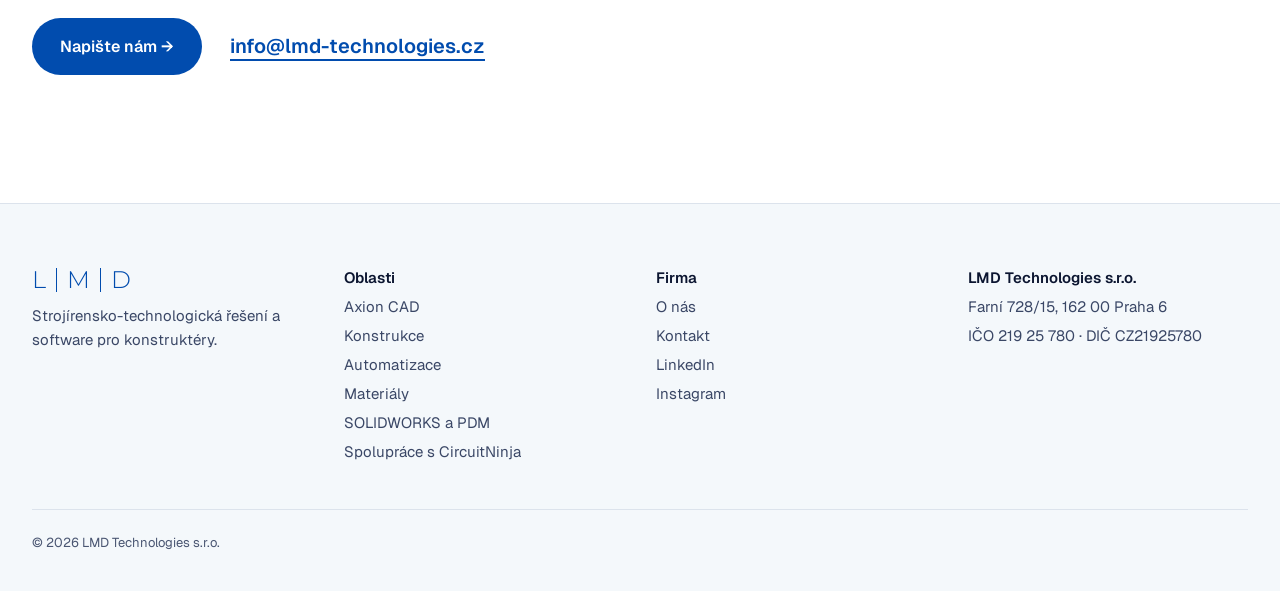
<file: automatizace.html>
<!doctype html>
<html lang="cs">
<head>
<meta charset="utf-8">
<meta name="viewport" content="width=device-width, initial-scale=1">
<title>Výrobní linky a robotizace – LMD Technologies</title>
<meta name="description" content="Výrobní linky a robotizace – LMD Technologies">
<link rel="preconnect" href="https://fonts.googleapis.com"><link rel="preconnect" href="https://fonts.gstatic.com" crossorigin>
<link rel="stylesheet" href="https://fonts.googleapis.com/css2?family=Geist:wght@400;500;600;700&amp;family=Montserrat:wght@300;400;700&amp;display=swap">
<style>
body{margin:0;background:#FFFFFF}
a{color:#014CAE}a:hover{color:#003A87}
h1,h2,h3,p{text-wrap:pretty}
h1,h2,h3{color:#0B3A7E}
a[style*="border-radius: 999px"]:hover,button[type=submit]:hover{background:#003A87 !important}
</style>
<style>*,*::before,*::after{box-sizing:border-box} img,video{max-width:100%} html{scroll-behavior:smooth}
.menu-btn{display:none;font:600 15px 'Geist',sans-serif;color:#014CAE;background:#fff;border:0;border-radius:10px;padding:10px 16px;cursor:pointer}
@media (max-width:900px){.menu-btn{display:block} .site-links{display:none !important;width:100%;flex-direction:column;align-items:flex-start !important;gap:14px !important;padding:8px 0 12px} .site-links.open{display:flex !important}}
@media (max-width:700px){h1{font-size:44px !important;letter-spacing:-1.5px !important} h2{font-size:36px !important;letter-spacing:-1px !important}}</style>

<link rel="icon" href="favicon.ico" sizes="any">
<link rel="icon" href="favicon.png" type="image/png">
<link rel="apple-touch-icon" href="apple-touch-icon.png">
</head>
<body>
<div style="font-family: 'Geist', 'Segoe UI', sans-serif; color: #0B1530; background: #FFFFFF; min-width: 0">

<header style="background: linear-gradient(90deg, #5CDFE6 0%, #014CAE 45%, #014CAE 100%)">
<nav style="max-width: 1280px; margin: 0 auto; padding: 12px 32px; display: flex; flex-wrap: wrap; align-items: center; justify-content: space-between; gap: 16px" aria-label="Hlavní navigace">
<a href="index.html" aria-label="LMD Technologies – úvod" style="display: flex; align-items: center; text-decoration: none">
<span style="display: flex; align-items: center; gap: 12px; color: #FFFFFF; font-family: 'Montserrat', sans-serif; font-weight: 300; font-size: 30px; line-height: 1"><span>L</span><span style="width: 1px; height: 30px; background: #FFFFFF"></span><span>M</span><span style="width: 1px; height: 30px; background: #FFFFFF"></span><span>D</span><span style="margin-left: 6px; font-weight: 700; font-size: 13px; letter-spacing: 4px">TECHNOLOGIES</span></span>
</a>
<button type="button" class="menu-btn" aria-expanded="false" aria-controls="site-links" onclick="var l=document.getElementById('site-links');var o=l.classList.toggle('open');this.setAttribute('aria-expanded',o)">Menu</button><div id="site-links" class="site-links" style="display: flex; flex-wrap: wrap; align-items: center; gap: 22px; font-size: 15px; font-weight: 650">
<a href="axion.html" style="color: #FFFFFF; text-decoration: none">Axion CAD</a>
<a href="konstrukce.html" style="color: #FFFFFF; text-decoration: none">Konstrukce</a>
<a href="automatizace.html" aria-current="page" style="color: #FFFFFF; text-decoration: underline; text-underline-offset: 6px; text-decoration-thickness: 2px; font-weight: 700">Automatizace</a>
<a href="materialy.html" style="color: #FFFFFF; text-decoration: none">Materiály</a>
<a href="solidworks-pdm.html" style="color: #FFFFFF; text-decoration: none">SOLIDWORKS a PDM</a>
<a href="circuitninja.html" style="color: #FFFFFF; text-decoration: none">CircuitNinja</a>
<a href="o-nas.html" style="color: #FFFFFF; text-decoration: none">O nás</a>
<a href="kontakt.html" style="background: #FFFFFF; color: #014CAE; text-decoration: none; padding: 11px 18px; border-radius: 10px; font-weight: 600">Kontakt</a>
</div>
</nav>
</header>

<section style="display: grid; grid-template-columns: repeat(auto-fit, minmax(min(560px, 100%), 1fr)); min-height: 680px">
<div style="padding: 96px 56px 80px max(32px, calc((100% - 1280px) / 2 + 32px)); display: flex; flex-direction: column; justify-content: center; gap: 30px; background: linear-gradient(180deg, #F4F8FB 0%, #FFFFFF 100%)">
<div style="display: flex; align-items: center; gap: 12px; font-size: 14px; color: #3A4766"><a href="index.html" style="color: #3A4766; text-decoration: none">Úvod</a><span style="width: 1px; height: 16px; background: #014CAE"></span><span>Automatizace</span></div>
<h1 style="margin: 0; font-weight: 600; font-size: 76px; line-height: 0.98; letter-spacing: -3px">Výrobní linky<br>a robotizace.</h1>
<p style="margin: 0; font-size: 20px; line-height: 1.6; color: #3A4766; max-width: 520px">Navrhneme a postavíme linku od konceptu přes konstrukci, řízení a elektroinstalaci až po zprovoznění.</p>
<div style="display: flex; flex-wrap: wrap; align-items: center; gap: 28px">
<a href="kontakt.html" style="background: #014CAE; color: #FFFFFF; text-decoration: none; padding: 18px 28px; border-radius: 999px; font-weight: 600; font-size: 16px">Probrat linku →</a>
</div>
</div>
<div style="position: relative; min-height: 520px; overflow: hidden">
<img src="img/linka-valecky.jpg" alt="Válečkový dopravník linky Svarog" style="position: absolute; inset: 0; width: 100%; height: 100%; object-fit: cover; display: block">
<div style="position: absolute; left: 28px; bottom: 28px; background: #FFFFFF; border-radius: 999px; padding: 10px 18px; font-size: 14px; font-weight: 500; display: flex; align-items: center; gap: 10px"><span style="width: 8px; height: 8px; border-radius: 50%; background: #014CAE"></span>Linka Svarog Buildings</div>
</div>
</section>

<section style="padding: 128px 32px">
<div style="max-width: 1280px; margin: 0 auto; display: grid; grid-template-columns: repeat(auto-fit, minmax(min(420px, 100%), 1fr)); gap: 64px">
<h2 style="margin: 0; font-weight: 600; font-size: 52px; line-height: 1.04; letter-spacing: -1.8px">Co postavíme.</h2>
<div style="display: flex; flex-direction: column; border-top: 1px solid #DCE3EC">
<div style="display: grid; grid-template-columns: minmax(0, 1fr) minmax(0, 1.3fr); gap: 24px; padding: 28px 0; border-bottom: 1px solid #DCE3EC"><span style="font-weight: 600; font-size: 21px; color: #0B3A7E">Výrobní linky na míru</span><span style="font-size: 16px; line-height: 1.6; color: #3A4766">Vývoj a realizace linek, včetně zpracování netradičních materiálů.</span></div>
<div style="display: grid; grid-template-columns: minmax(0, 1fr) minmax(0, 1.3fr); gap: 24px; padding: 28px 0; border-bottom: 1px solid #DCE3EC"><span style="font-weight: 600; font-size: 21px; color: #0B3A7E">Robotická řešení</span><span style="font-size: 16px; line-height: 1.6; color: #3A4766">Spolupracujeme na vývoji pro firmy z předních světových příček svého oboru.</span></div>
<div style="display: grid; grid-template-columns: minmax(0, 1fr) minmax(0, 1.3fr); gap: 24px; padding: 28px 0; border-bottom: 1px solid #DCE3EC"><span style="font-weight: 600; font-size: 21px; color: #0B3A7E">Řízení a elektro</span><span style="font-size: 16px; line-height: 1.6; color: #3A4766">Programování PLC, řídicí hardware a elektroinstalace.</span></div>
</div>
</div>
</section>

<section style="background: #F4F8FB; padding: 128px 32px">
<div style="max-width: 1280px; margin: 0 auto; display: flex; flex-direction: column; gap: 40px">
<div style="display: grid; grid-template-columns: repeat(auto-fit, minmax(min(440px, 100%), 1fr)); gap: 40px; align-items: end">
<div style="display: flex; flex-direction: column; gap: 18px">
<span style="font-size: 14px; font-weight: 600; color: #014CAE">Výrobní linka · Svarog Buildings</span>
<h2 style="margin: 0; font-weight: 600; font-size: 56px; line-height: 1.02; letter-spacing: -2px">Linka, která ze slámy dělá stavební bloky.</h2>
</div>
<p style="margin: 0; font-size: 18px; line-height: 1.6; color: #3A4766">Inovativní zpracování jinak nevyužívaných přírodních materiálů. Linka přetváří slámu na slaměné bloky, ze kterých se staví domy.</p>
</div>
<figure style="margin: 0; display: flex; flex-direction: column; gap: 12px">
<div style="border-radius: 18px; overflow: hidden; height: 520px; background: #FFFFFF"><img src="img/solidworks-pdm.jpg" alt="Sestava linky v SOLIDWORKS" style="width: 100%; height: 100%; object-fit: cover; object-position: 30% 40%; display: block"></div>
<figcaption style="display: flex; align-items: center; gap: 12px; font-size: 14px; color: #3A4766"><span style="width: 1px; height: 18px; background: #014CAE"></span>Model sestavy v SOLIDWORKS a PDM</figcaption>
</figure>
<div style="display: grid; grid-template-columns: repeat(auto-fit, minmax(min(280px, 100%), 1fr)); gap: 12px">
<figure style="margin: 0; display: flex; flex-direction: column; gap: 12px"><div style="border-radius: 18px; overflow: hidden; height: 460px"><img src="img/dilna-cad.jpg" alt="Výroba dílů podle modelu v dílně" style="width: 100%; height: 100%; object-fit: cover; display: block"></div><figcaption style="display: flex; align-items: center; gap: 12px; font-size: 14px; color: #3A4766"><span style="width: 1px; height: 18px; background: #014CAE"></span>Výroba dílů podle modelu</figcaption></figure>
<figure style="margin: 0; display: flex; flex-direction: column; gap: 12px"><div style="border-radius: 18px; overflow: hidden; height: 460px"><img src="img/svarog-montaz.jpg" alt="Montáž hliníkového profilu" style="width: 100%; height: 100%; object-fit: cover; display: block"></div><figcaption style="display: flex; align-items: center; gap: 12px; font-size: 14px; color: #3A4766"><span style="width: 1px; height: 18px; background: #014CAE"></span>Montáž</figcaption></figure>
<figure style="margin: 0; display: flex; flex-direction: column; gap: 12px"><div style="border-radius: 18px; overflow: hidden; height: 460px"><img src="img/linka-valecky.jpg" alt="Hotový válečkový dopravník" style="width: 100%; height: 100%; object-fit: cover; display: block"></div><figcaption style="display: flex; align-items: center; gap: 12px; font-size: 14px; color: #3A4766"><span style="width: 1px; height: 18px; background: #014CAE"></span>Hotový dopravník</figcaption></figure>
</div>
<a href="https://www.svarogbuildings.com/" style="align-self: flex-start; color: #0B1530; font-weight: 600; font-size: 16px; text-underline-offset: 6px">Svarog Buildings →</a>
</div>
</section>

<section style="padding: 128px 32px">
<div style="max-width: 1280px; margin: 0 auto; display: flex; flex-direction: column; gap: 32px">
<h2 style="margin: 0; font-weight: 600; font-size: 72px; line-height: 1; letter-spacing: -2.6px; max-width: 900px">Chcete zautomatizovat výrobu?</h2>
<div style="display: flex; flex-wrap: wrap; align-items: center; gap: 28px">
<a href="kontakt.html" style="background: #014CAE; color: #FFFFFF; text-decoration: none; padding: 18px 28px; border-radius: 999px; font-weight: 600; font-size: 16px">Napište nám →</a>
<a href="mailto:info@lmd-technologies.cz" style="color: #014CAE; font-weight: 600; font-size: 20px; text-underline-offset: 6px">info@lmd-technologies.cz</a>
</div>
</div>
</section>

<footer style="background: #F4F8FB; border-top: 1px solid #DCE3EC; padding: 64px 32px 40px">
<div style="max-width: 1280px; margin: 0 auto; display: flex; flex-direction: column; gap: 48px">
<div style="display: grid; grid-template-columns: repeat(auto-fit, minmax(min(200px, 100%), 1fr)); gap: 32px; font-size: 15px">
<div style="display: flex; flex-direction: column; gap: 12px">
<span style="display: flex; align-items: center; gap: 10px; font-family: 'Montserrat', sans-serif; font-weight: 300; font-size: 24px; color: #014CAE; line-height: 1"><span>L</span><span style="width: 1px; height: 24px; background: #014CAE"></span><span>M</span><span style="width: 1px; height: 24px; background: #014CAE"></span><span>D</span></span>
<span style="color: #3A4766; line-height: 1.6">Strojírensko-technologická řešení a software pro konstruktéry.</span>
</div>
<div style="display: flex; flex-direction: column; gap: 10px">
<span style="font-weight: 600">Oblasti</span>
<a href="axion.html" style="color: #3A4766; text-decoration: none">Axion CAD</a>
<a href="konstrukce.html" style="color: #3A4766; text-decoration: none">Konstrukce</a>
<a href="automatizace.html" style="color: #3A4766; text-decoration: none">Automatizace</a>
<a href="materialy.html" style="color: #3A4766; text-decoration: none">Materiály</a>
<a href="solidworks-pdm.html" style="color: #3A4766; text-decoration: none">SOLIDWORKS a PDM</a>
<a href="circuitninja.html" style="color: #3A4766; text-decoration: none">Spolupráce s CircuitNinja</a>
</div>
<div style="display: flex; flex-direction: column; gap: 10px">
<span style="font-weight: 600">Firma</span>
<a href="o-nas.html" style="color: #3A4766; text-decoration: none">O nás</a>
<a href="kontakt.html" style="color: #3A4766; text-decoration: none">Kontakt</a>
<a href="https://www.linkedin.com/company/lmd-technologies-s-r-o/" style="color: #3A4766; text-decoration: none">LinkedIn</a>
<a href="https://www.instagram.com/lmd_technologies" style="color: #3A4766; text-decoration: none">Instagram</a>
</div>
<div style="display: flex; flex-direction: column; gap: 10px; color: #3A4766">
<span style="font-weight: 600; color: #0B1530">LMD Technologies s.r.o.</span>
<span>Farní 728/15, 162 00 Praha 6</span>
<span>IČO 219 25 780 · DIČ CZ21925780</span>
</div>
</div>
<div style="border-top: 1px solid #DCE3EC; padding-top: 24px; font-size: 13px; color: #4A5672">© 2026 LMD Technologies s.r.o.</div>
</div>
</footer>

</div>

<script src="js/totop.js" defer></script>
</body>
</html>
</file>
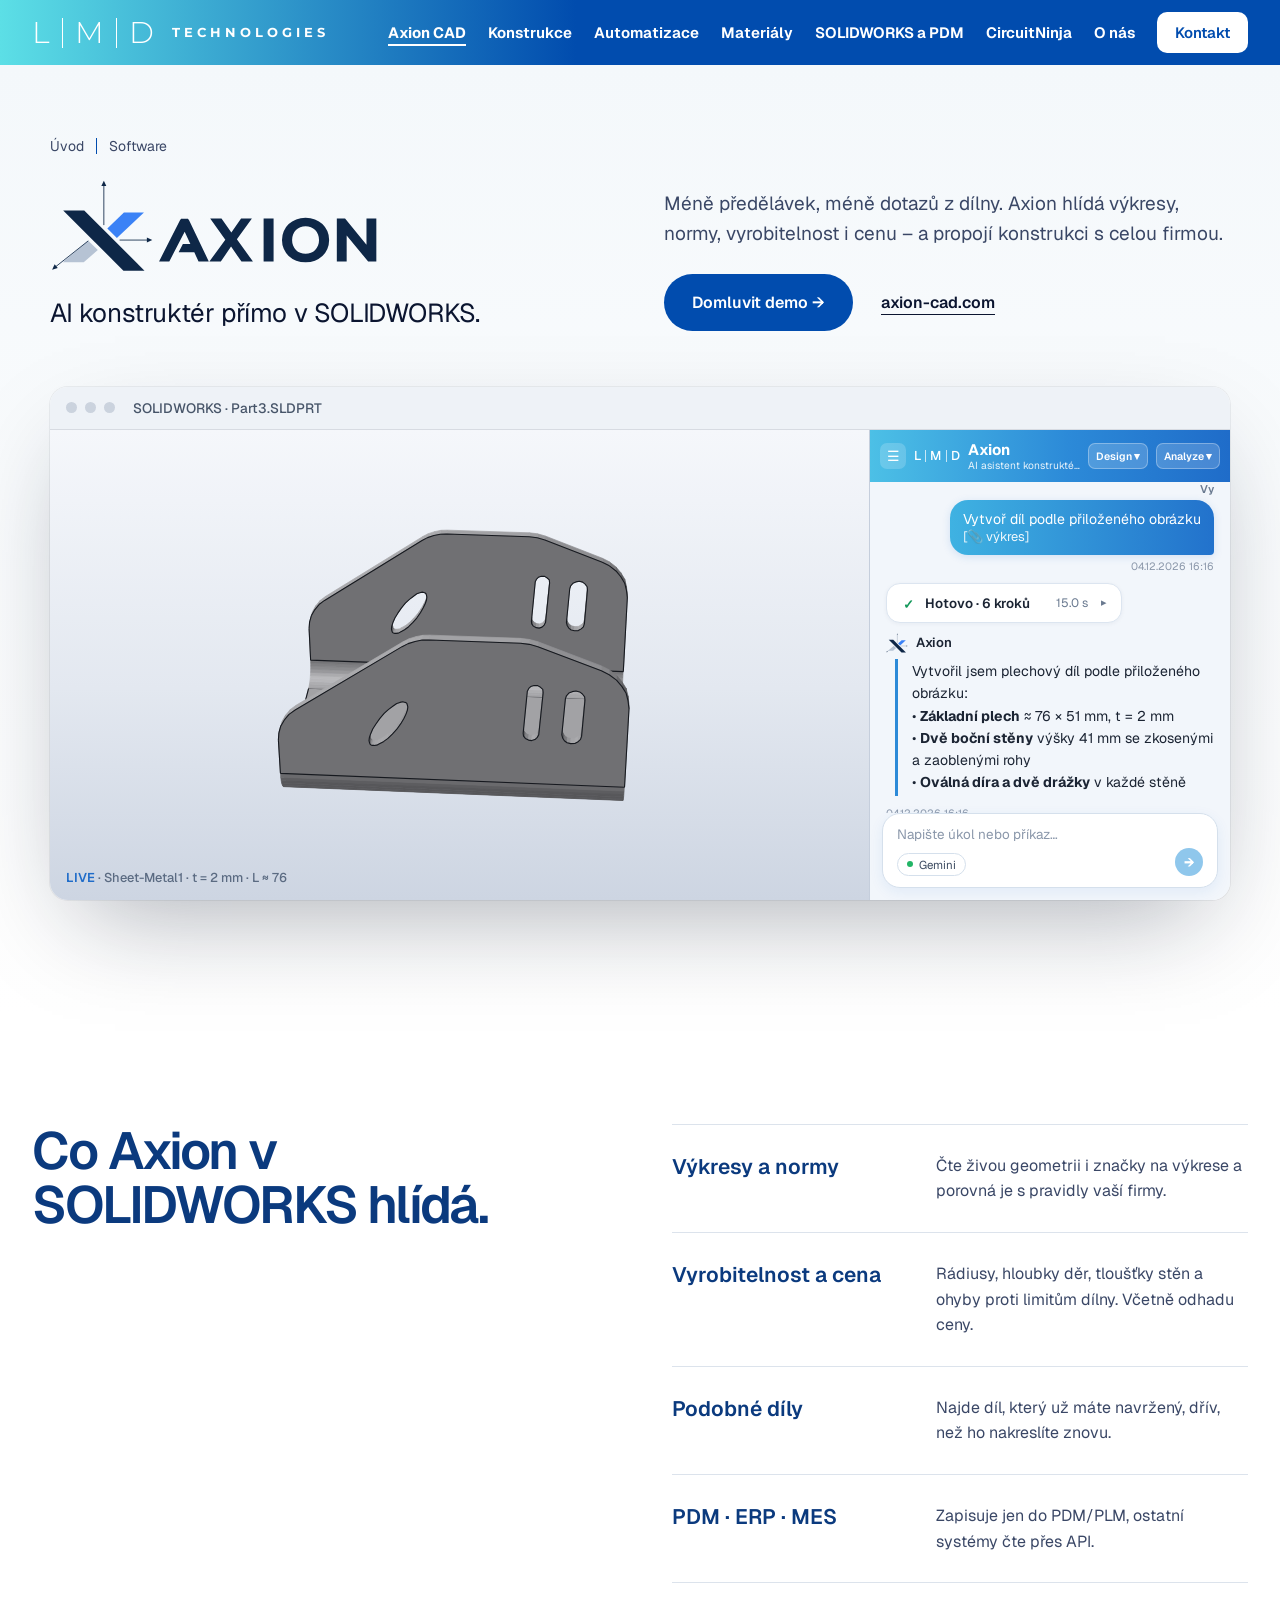
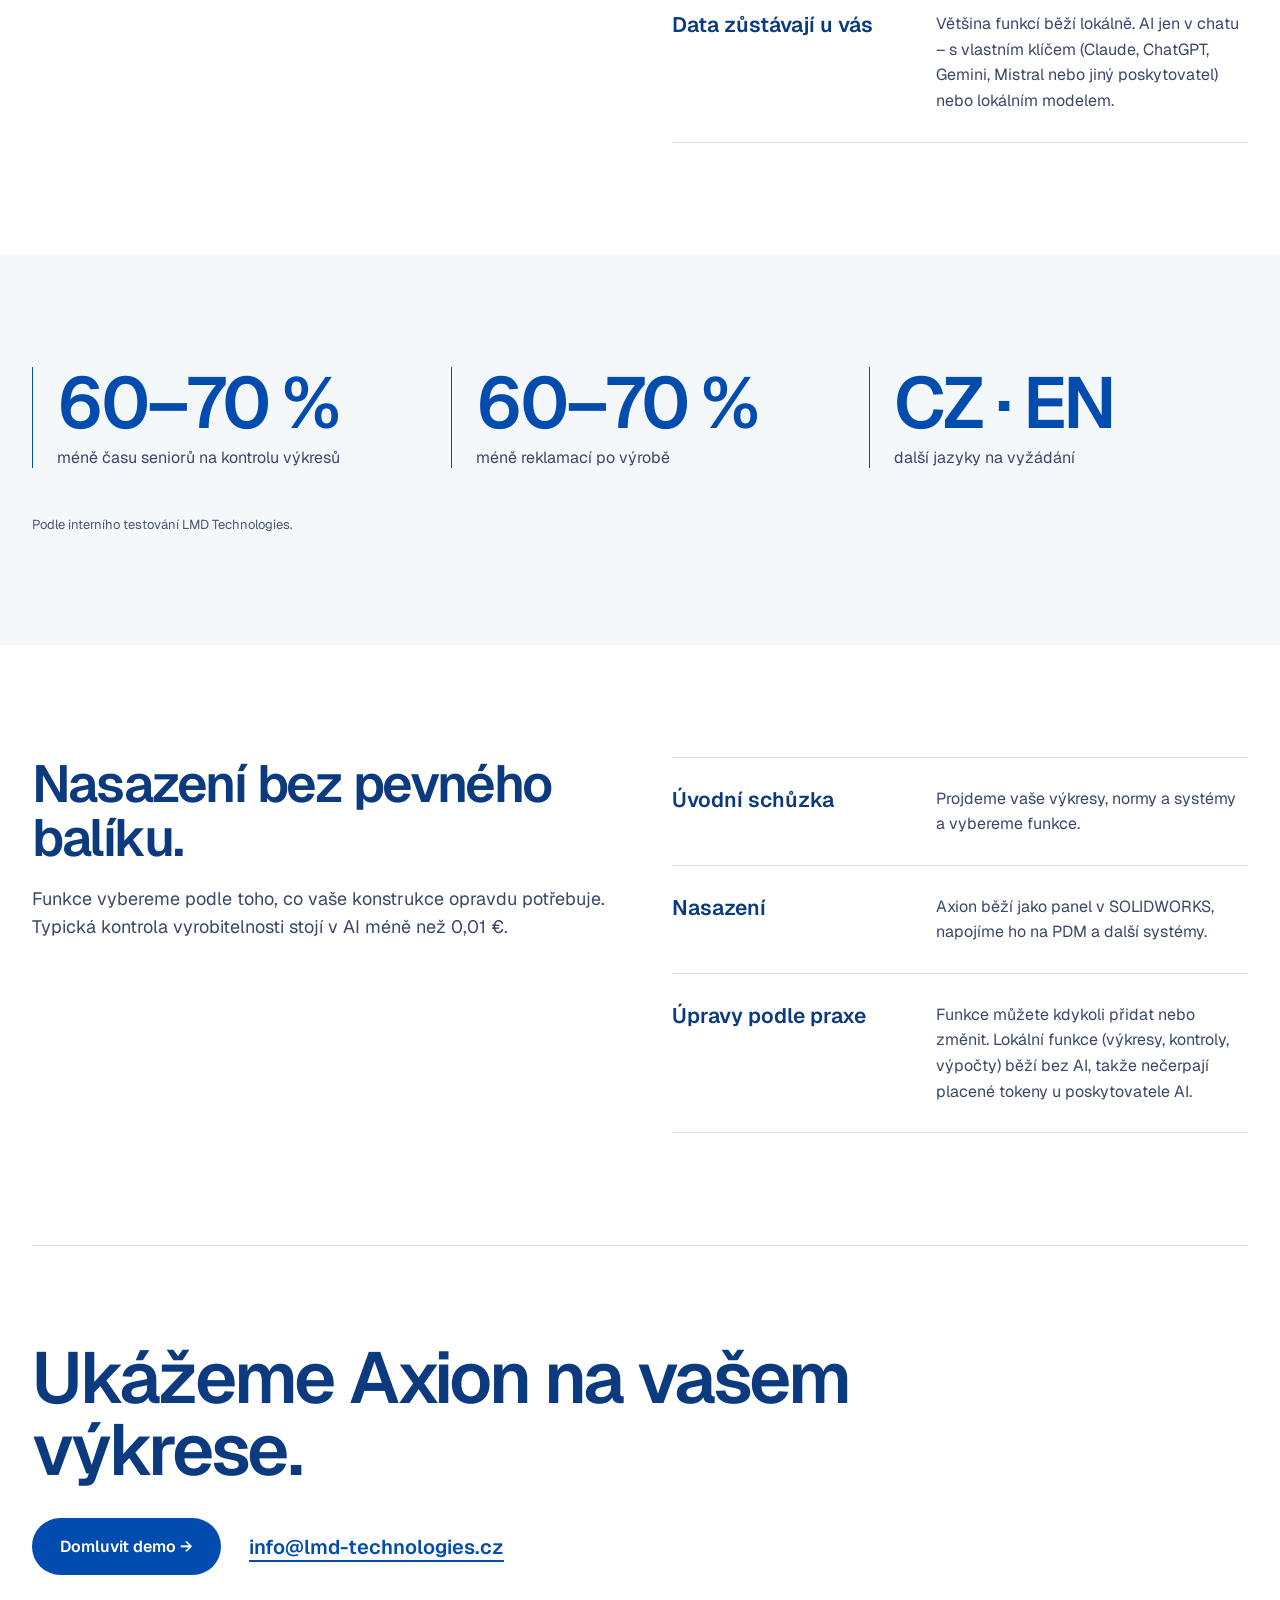
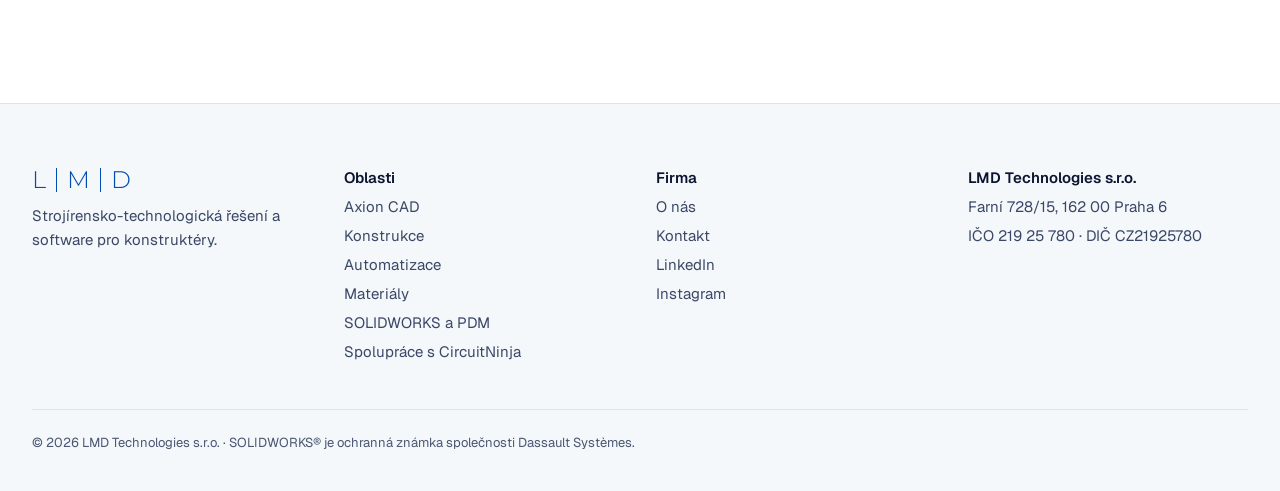
<file: axion.html>
<!doctype html>
<html lang="cs">
<head>
<meta charset="utf-8">
<meta name="viewport" content="width=device-width, initial-scale=1">
<title>Axion CAD – LMD Technologies</title>
<meta name="description" content="Axion CAD – LMD Technologies">
<link rel="preconnect" href="https://fonts.googleapis.com"><link rel="preconnect" href="https://fonts.gstatic.com" crossorigin>
<link rel="stylesheet" href="https://fonts.googleapis.com/css2?family=Geist:wght@400;500;600;700&amp;family=Montserrat:wght@300;400;700&amp;display=swap">
<style>
body{margin:0;background:#FFFFFF}
a{color:#014CAE}a:hover{color:#003A87}
h1,h2,h3,p{text-wrap:pretty}
h1,h2,h3{color:#0B3A7E}
a[style*="border-radius: 999px"]:hover,button[type=submit]:hover{background:#003A87 !important}
.ax-mock .window{border-radius:18px;background:#fff;box-shadow:0 40px 100px -30px rgba(15,23,42,.35),0 0 0 1px rgba(15,23,42,.06);overflow:hidden;text-align:left}
.ax-mock .bar{display:flex;align-items:center;gap:8px;padding:12px 16px;border-bottom:1px solid rgba(15,23,42,.10);font:500 .85rem 'Geist',sans-serif;color:#475569;background:#EEF2F7}
.ax-mock .bar i{width:11px;height:11px;border-radius:50%;background:#CBD3DE}
.ax-mock .bar span{margin-left:10px}
.ax-mock .app{display:grid;grid-template-columns:1fr 360px;height:470px}
.ax-mock .viewport{position:relative;border-right:1px solid #C5CEDC;background:linear-gradient(#F5F7FB 0%,#E3E8F0 55%,#CDD5E2 100%);cursor:grab;touch-action:pan-y}
.ax-mock .viewport canvas{width:100%;height:100%;display:block;position:absolute;inset:0}
.ax-mock .tag{position:absolute;left:16px;bottom:14px;font:500 .8rem 'Geist',sans-serif;color:#5B6B82}
.ax-mock .tag b{color:#1F6CC9;font-weight:600}
.ax-mock .panel{display:flex;flex-direction:column;background:#F2F6FB;color:#1B2433;min-width:0;min-height:0;overflow:hidden}
.ax-mock .ph{display:flex;align-items:center;gap:8px;padding:10px;background:linear-gradient(90deg,#4CC0E6 0%,#2C8AD8 55%,#1F6CC9 100%);color:#fff}
.ax-mock .ph .hb{width:26px;height:26px;border-radius:7px;background:rgba(255,255,255,.18);display:grid;place-items:center;font-size:.85rem;flex:0 0 auto}
.ax-mock .ph .lmd{display:flex;align-items:center;gap:4px;font-weight:500;font-size:.8rem;letter-spacing:.02em;flex:0 0 auto}
.ax-mock .ph .lmd i{width:1px;height:12px;background:rgba(255,255,255,.7)}
.ax-mock .ph .tt{display:grid;min-width:0;flex:1 1 0%;line-height:1.2}
.ax-mock .ph .tt strong{font:700 .95rem 'Geist',sans-serif}
.ax-mock .ph .tt small{font:400 .64rem 'Geist',sans-serif;opacity:.9;white-space:nowrap;overflow:hidden;text-overflow:ellipsis}
.ax-mock .ph .mn{flex:0 0 auto;font:600 .66rem 'Geist',sans-serif;background:rgba(255,255,255,.18);border:1px solid rgba(255,255,255,.3);border-radius:7px;padding:5px 7px}
.ax-mock .chat{flex:1 1 0%;padding:16px;display:flex;flex-direction:column;gap:10px;font-size:.88rem;overflow:hidden auto;min-height:0;scrollbar-width:none}
.ax-mock .chat>:first-child{margin-top:auto}
.ax-mock .um{display:flex;flex-direction:column;gap:10px;animation:axpop .25s ease-out}
.ax-mock .who-u{align-self:flex-end;font-size:.7rem;color:#6A7A90;font-weight:600;margin-bottom:-6px}
.ax-mock .msg-u{align-self:flex-end;max-width:88%;background:linear-gradient(90deg,#3FB2E2,#2272CC);padding:10px 13px;border-radius:18px 18px 4px;color:#fff;min-height:40px;box-shadow:0 2px 8px rgba(31,108,201,.15)}
.ax-mock .msg-u small{display:block;opacity:.92;font-size:.92em}
.ax-mock .ts{align-self:flex-end;font-size:.66rem;color:#8A97AA;margin-top:-6px;min-height:1em}
.ax-mock .ts.l{align-self:flex-start;margin:4px 0 0}
.ax-mock .steps{border:1px solid #DCE5F0;border-radius:14px;padding:10px 14px;background:#fff;align-self:flex-start;min-width:72%;box-shadow:0 1px 4px rgba(20,40,80,.05)}
.ax-mock .steps .hd{display:flex;align-items:center;gap:9px;font-weight:600;font-size:.84rem;color:#1B2433}
.ax-mock .steps .hd #st-t{margin-left:auto;font-weight:400;color:#6A7A90;font-size:.76rem}
.ax-mock .steps .ic{width:15px;height:15px;border-radius:50%;border:2px dashed #2C8AD8;animation:axspin 1.6s linear infinite;flex:0 0 auto;box-sizing:border-box}
.ax-mock .steps.done .ic{border:0;animation:none;color:#13985A;font-weight:800;display:grid;place-items:center}
.ax-mock .steps.done .ic::before{content:"✓"}
.ax-mock .steps .tg{border:0;background:none;color:#6A7A90;font-size:.7rem;cursor:pointer;padding:0 0 0 4px;visibility:hidden}
.ax-mock .steps.done .tg{visibility:visible}
.ax-mock .steps.col ul{display:none}
.ax-mock .steps ul{list-style:none;margin:8px 0 0;padding:0;display:grid;gap:5px}
.ax-mock .steps li{display:flex;gap:9px;align-items:center;color:#6A7A90;font-size:.82rem}
.ax-mock .steps li.done{color:#1B2433}
.ax-mock .steps li .s{width:12px;height:12px;flex:0 0 auto;border-radius:50%;border:2px solid #2C8AD8;border-right-color:transparent;animation:axspin .8s linear infinite;box-sizing:border-box}
.ax-mock .steps li.done .s{border:0;animation:none;color:#13985A;font-weight:800;font-size:.8rem;display:grid;place-items:center}
.ax-mock .steps li.done .s::before{content:"✓"}
.ax-mock .ans{display:grid;gap:6px}
.ax-mock .who-a{display:flex;align-items:center;gap:8px;font-weight:600;font-size:.82rem;color:#1B2433}
.ax-mock .who-a .av{width:22px;height:20px;background:url(img/axion-mark.svg) center/contain no-repeat}
.ax-mock .msg-a{margin-left:9px;border-left:3px solid #2C8AD8;padding:2px 0 2px 14px;line-height:1.55;color:#1B2433}
.ax-mock .msg-a ul{list-style:none;margin:2px 0 0;padding:0}
.ax-mock .msg-a li::before{content:"• "}
.ax-mock .input{flex:0 0 auto;margin:0 12px 12px;border:1px solid #D5E0EC;border-radius:18px;padding:11px 14px;color:#8A97AA;font-size:.84rem;display:flex;justify-content:space-between;align-items:flex-end;background:#fff;box-shadow:0 4px 14px rgba(31,108,201,.08)}
.ax-mock .input>div{display:grid;gap:10px}
.ax-mock .input em{font-style:normal;font-size:.72rem;color:#3B4A60;border:1px solid #D5E0EC;border-radius:999px;padding:3px 9px;display:inline-flex;align-items:center;gap:6px;width:max-content}
.ax-mock .input em b{width:6px;height:6px;border-radius:50%;background:#22B566}
.ax-mock .input i{width:28px;height:28px;border-radius:50%;background:#8FC7EC;display:grid;place-items:center;font-style:normal;color:#fff;font-weight:800;transition:transform .15s,background .2s}
.ax-mock .input.typing #inp{color:#1B2433}
.ax-mock .input.typing i{background:linear-gradient(135deg,#4CC0E6,#1F6CC9)}
.ax-mock .input.sent i{transform:scale(.85)}
.ax-mock .caret{display:inline-block;width:2px;height:1em;background:#1B2433;vertical-align:-2px;margin-left:2px;animation:axblink 1s steps(1) infinite}
.ax-mock .chip{display:inline-flex;align-items:center;gap:7px;width:max-content;max-width:100%;font-size:.72rem;color:#1B2433;background:#EEF3F9;border:1px solid #D5E0EC;border-radius:8px;padding:4px 9px;animation:axpop .25s ease-out;white-space:nowrap;overflow:hidden;text-overflow:ellipsis}
.ax-mock .chip u{text-decoration:none;color:#6A7A90}
.ax-mock [hidden]{display:none!important}
@keyframes axspin{100%{transform:rotate(360deg)}}
@keyframes axblink{50%{opacity:0}}
@keyframes axpop{0%{opacity:0;transform:translateY(6px)}100%{opacity:1;transform:none}}
@media (max-width:900px){.ax-mock .app{grid-template-columns:1fr;height:auto}.ax-mock .viewport{min-height:260px;border-right:0}.ax-mock .chat{height:420px;flex:0 0 auto}}
</style>
<style>*,*::before,*::after{box-sizing:border-box} img,video{max-width:100%} html{scroll-behavior:smooth}
.menu-btn{display:none;font:600 15px 'Geist',sans-serif;color:#014CAE;background:#fff;border:0;border-radius:10px;padding:10px 16px;cursor:pointer}
@media (max-width:900px){.menu-btn{display:block} .site-links{display:none !important;width:100%;flex-direction:column;align-items:flex-start !important;gap:14px !important;padding:8px 0 12px} .site-links.open{display:flex !important}}
@media (max-width:700px){h1{font-size:44px !important;letter-spacing:-1.5px !important} h2{font-size:36px !important;letter-spacing:-1px !important}}</style>
<script src="js/axion-hero.js" defer></script>
<link rel="icon" href="favicon.ico" sizes="any">
<link rel="icon" href="favicon.png" type="image/png">
<link rel="apple-touch-icon" href="apple-touch-icon.png">
</head>
<body>
<div style="font-family: 'Geist', 'Segoe UI', sans-serif; color: #0B1530; background: #FFFFFF; min-width: 0">

<header style="background: linear-gradient(90deg, #5CDFE6 0%, #014CAE 45%, #014CAE 100%)">
<nav style="max-width: 1280px; margin: 0 auto; padding: 12px 32px; display: flex; flex-wrap: wrap; align-items: center; justify-content: space-between; gap: 16px" aria-label="Hlavní navigace">
<a href="index.html" aria-label="LMD Technologies – úvod" style="display: flex; align-items: center; text-decoration: none">
<span style="display: flex; align-items: center; gap: 12px; color: #FFFFFF; font-family: 'Montserrat', sans-serif; font-weight: 300; font-size: 30px; line-height: 1"><span>L</span><span style="width: 1px; height: 30px; background: #FFFFFF"></span><span>M</span><span style="width: 1px; height: 30px; background: #FFFFFF"></span><span>D</span><span style="margin-left: 6px; font-weight: 700; font-size: 13px; letter-spacing: 4px">TECHNOLOGIES</span></span>
</a>
<button type="button" class="menu-btn" aria-expanded="false" aria-controls="site-links" onclick="var l=document.getElementById('site-links');var o=l.classList.toggle('open');this.setAttribute('aria-expanded',o)">Menu</button><div id="site-links" class="site-links" style="display: flex; flex-wrap: wrap; align-items: center; gap: 22px; font-size: 15px; font-weight: 650">
<a href="axion.html" aria-current="page" style="color: #FFFFFF; text-decoration: underline; text-underline-offset: 6px; text-decoration-thickness: 2px; font-weight: 700">Axion CAD</a>
<a href="konstrukce.html" style="color: #FFFFFF; text-decoration: none">Konstrukce</a>
<a href="automatizace.html" style="color: #FFFFFF; text-decoration: none">Automatizace</a>
<a href="materialy.html" style="color: #FFFFFF; text-decoration: none">Materiály</a>
<a href="solidworks-pdm.html" style="color: #FFFFFF; text-decoration: none">SOLIDWORKS a PDM</a>
<a href="circuitninja.html" style="color: #FFFFFF; text-decoration: none">CircuitNinja</a>
<a href="o-nas.html" style="color: #FFFFFF; text-decoration: none">O nás</a>
<a href="kontakt.html" style="background: #FFFFFF; color: #014CAE; text-decoration: none; padding: 11px 18px; border-radius: 10px; font-weight: 600">Kontakt</a>
</div>
</nav>
</header>

<section style="background: linear-gradient(180deg, #F4F8FB 0%, #FFFFFF 100%); padding: 72px 32px 112px">
<div style="max-width: 1180px; margin: 0 auto; display: flex; flex-direction: column; gap: 56px">
<div style="display: grid; grid-template-columns: repeat(auto-fit, minmax(min(480px, 100%), 1fr)); gap: 48px; align-items: end">
<div style="display: flex; flex-direction: column; gap: 24px">
<div style="display: flex; align-items: center; gap: 12px; font-size: 14px; color: #3A4766"><a href="index.html" style="color: #3A4766; text-decoration: none">Úvod</a><span style="width: 1px; height: 16px; background: #014CAE"></span><span>Software</span></div>
<h1 style="margin: 0; line-height: 0"><img src="img/axion-logo.svg" alt="Axion CAD" width="330" height="94" style="display: block; height: 94px; width: auto; max-width: 100%"></h1>
<p style="margin: 0; font-size: 26px; line-height: 1.3; letter-spacing: -0.4px">AI konstruktér přímo v SOLIDWORKS.</p>
</div>
<div style="display: flex; flex-direction: column; gap: 24px">
<p style="margin: 0; font-size: 19px; line-height: 1.6; color: #3A4766">Méně předělávek, méně dotazů z dílny. Axion hlídá výkresy, normy, vyrobitelnost i cenu – a propojí konstrukci s celou firmou.</p>
<div style="display: flex; flex-wrap: wrap; align-items: center; gap: 28px">
<a href="kontakt.html" style="background: #014CAE; color: #FFFFFF; text-decoration: none; padding: 18px 28px; border-radius: 999px; font-weight: 600; font-size: 16px">Domluvit demo →</a>
<a href="https://axion-cad.com/" style="color: #0B1530; font-weight: 600; font-size: 16px; text-underline-offset: 6px">axion-cad.com</a>
</div>
</div>
</div>
<div class="ax-mock" style="width: 100%">
<div class="window">
<div class="bar"><i></i><i></i><i></i><span id="vfile">SOLIDWORKS · Part3.SLDPRT</span></div>
<div class="app">
<div class="viewport"><canvas id="cad" width="1166" height="940"></canvas><div class="tag" id="vtag"><b>LIVE</b> · Nový díl</div></div>
<div class="panel">
<div class="ph"><span class="hb">☰</span><span class="lmd">L<i></i>M<i></i>D</span><div class="tt"><strong>Axion</strong><small>AI asistent konstruktéra · LMD Technologies</small></div><span class="mn">Design ▾</span><span class="mn">Analyze ▾</span></div>
<div class="chat" id="chat">
<div class="um" id="um"><div class="who-u">Vy</div><div class="msg-u" id="mu">Vytvoř díl podle přiloženého obrázku<small>[📎 výkres]</small></div><div class="ts" id="ts"></div></div>
<div class="steps" id="st"><div class="hd"><span class="ic" id="st-i"></span><span id="st-h">Pracuji…</span><span id="st-t">0.0 s</span><button type="button" class="tg" id="st-g" tabindex="-1" aria-label="Kroky">▾</button></div><ul id="st-l"></ul></div>
<div class="ans" id="aw"><div class="who-a"><span class="av"></span>Axion</div><div class="msg-a" id="ma"></div><div class="ts l" id="ts2"></div></div>
</div>
<div class="input" id="cmp"><div><span class="chip" id="chip">📎 Screenshot 2026-10-06 073948.png <u>✕</u></span><span id="inp">Napište úkol nebo příkaz…</span><em><b></b>Gemini</em></div><i>→</i></div>
</div>
</div>
</div>
</div>
</div>
</section>

<section style="padding: 112px 32px">
<div style="max-width: 1280px; margin: 0 auto; display: grid; grid-template-columns: repeat(auto-fit, minmax(min(420px, 100%), 1fr)); gap: 64px">
<h2 style="margin: 0; font-weight: 600; font-size: 52px; line-height: 1.04; letter-spacing: -1.8px">Co Axion v SOLIDWORKS hlídá.</h2>
<div style="display: flex; flex-direction: column; border-top: 1px solid #DCE3EC">
<div style="display: grid; grid-template-columns: minmax(0, 1fr) minmax(0, 1.3fr); gap: 24px; padding: 28px 0; border-bottom: 1px solid #DCE3EC"><span style="font-weight: 600; font-size: 21px; color: #0B3A7E">Výkresy a normy</span><span style="font-size: 16px; line-height: 1.6; color: #3A4766">Čte živou geometrii i značky na výkrese a porovná je s pravidly vaší firmy.</span></div>
<div style="display: grid; grid-template-columns: minmax(0, 1fr) minmax(0, 1.3fr); gap: 24px; padding: 28px 0; border-bottom: 1px solid #DCE3EC"><span style="font-weight: 600; font-size: 21px; color: #0B3A7E">Vyrobitelnost a cena</span><span style="font-size: 16px; line-height: 1.6; color: #3A4766">Rádiusy, hloubky děr, tloušťky stěn a ohyby proti limitům dílny. Včetně odhadu ceny.</span></div>
<div style="display: grid; grid-template-columns: minmax(0, 1fr) minmax(0, 1.3fr); gap: 24px; padding: 28px 0; border-bottom: 1px solid #DCE3EC"><span style="font-weight: 600; font-size: 21px; color: #0B3A7E">Podobné díly</span><span style="font-size: 16px; line-height: 1.6; color: #3A4766">Najde díl, který už máte navržený, dřív, než ho nakreslíte znovu.</span></div>
<div style="display: grid; grid-template-columns: minmax(0, 1fr) minmax(0, 1.3fr); gap: 24px; padding: 28px 0; border-bottom: 1px solid #DCE3EC"><span style="font-weight: 600; font-size: 21px; color: #0B3A7E">PDM · ERP · MES</span><span style="font-size: 16px; line-height: 1.6; color: #3A4766">Zapisuje jen do PDM/PLM, ostatní systémy čte přes API.</span></div>
<div style="display: grid; grid-template-columns: minmax(0, 1fr) minmax(0, 1.3fr); gap: 24px; padding: 28px 0; border-bottom: 1px solid #DCE3EC"><span style="font-weight: 600; font-size: 21px; color: #0B3A7E">Data zůstávají u vás</span><span style="font-size: 16px; line-height: 1.6; color: #3A4766">Většina funkcí běží lokálně. AI jen v chatu – s vlastním klíčem (Claude, ChatGPT, Gemini, Mistral nebo jiný poskytovatel) nebo lokálním modelem.</span></div>
</div>
</div>
</section>

<section style="background: #F4F8FB; padding: 112px 32px">
<div style="max-width: 1280px; margin: 0 auto; display: flex; flex-direction: column; gap: 48px">
<div style="display: grid; grid-template-columns: repeat(auto-fit, minmax(min(300px, 100%), 1fr)); gap: 40px">
<div style="display: flex; flex-direction: column; gap: 8px; border-left: 1px solid #014CAE; padding-left: 24px"><span style="font-weight: 600; font-size: 72px; letter-spacing: -3px; line-height: 1; color: #014CAE">60–70 %</span><span style="font-size: 16px; color: #3A4766">méně času seniorů na kontrolu výkresů</span></div>
<div style="display: flex; flex-direction: column; gap: 8px; border-left: 1px solid #014CAE; padding-left: 24px"><span style="font-weight: 600; font-size: 72px; letter-spacing: -3px; line-height: 1; color: #014CAE">60–70 %</span><span style="font-size: 16px; color: #3A4766">méně reklamací po výrobě</span></div>
<div style="display: flex; flex-direction: column; gap: 8px; border-left: 1px solid #014CAE; padding-left: 24px"><span style="font-weight: 600; font-size: 72px; letter-spacing: -3px; line-height: 1; color: #014CAE">CZ · EN</span><span style="font-size: 16px; color: #3A4766">další jazyky na vyžádání</span></div>
</div>
<span style="font-size: 13px; color: #4A5672">Podle interního testování LMD Technologies.</span>
</div>
</section>

<section style="padding: 112px 32px">
<div style="max-width: 1280px; margin: 0 auto; display: grid; grid-template-columns: repeat(auto-fit, minmax(min(420px, 100%), 1fr)); gap: 64px">
<div style="display: flex; flex-direction: column; gap: 20px">
<h2 style="margin: 0; font-weight: 600; font-size: 52px; line-height: 1.04; letter-spacing: -1.8px">Nasazení bez pevného balíku.</h2>
<p style="margin: 0; font-size: 18px; line-height: 1.6; color: #3A4766">Funkce vybereme podle toho, co vaše konstrukce opravdu potřebuje. Typická kontrola vyrobitelnosti stojí v AI méně než 0,01 €.</p>
</div>
<div style="display: flex; flex-direction: column; border-top: 1px solid #DCE3EC">
<div style="display: grid; grid-template-columns: minmax(0, 1fr) minmax(0, 1.3fr); gap: 24px; padding: 28px 0; border-bottom: 1px solid #DCE3EC"><span style="font-weight: 600; font-size: 21px; color: #0B3A7E">Úvodní schůzka</span><span style="font-size: 16px; line-height: 1.6; color: #3A4766">Projdeme vaše výkresy, normy a systémy a vybereme funkce.</span></div>
<div style="display: grid; grid-template-columns: minmax(0, 1fr) minmax(0, 1.3fr); gap: 24px; padding: 28px 0; border-bottom: 1px solid #DCE3EC"><span style="font-weight: 600; font-size: 21px; color: #0B3A7E">Nasazení</span><span style="font-size: 16px; line-height: 1.6; color: #3A4766">Axion běží jako panel v SOLIDWORKS, napojíme ho na PDM a další systémy.</span></div>
<div style="display: grid; grid-template-columns: minmax(0, 1fr) minmax(0, 1.3fr); gap: 24px; padding: 28px 0; border-bottom: 1px solid #DCE3EC"><span style="font-weight: 600; font-size: 21px; color: #0B3A7E">Úpravy podle praxe</span><span style="font-size: 16px; line-height: 1.6; color: #3A4766">Funkce můžete kdykoli přidat nebo změnit. Lokální funkce (výkresy, kontroly, výpočty) běží bez AI, takže nečerpají placené tokeny u&nbsp;poskytovatele AI.</span></div>
</div>
</div>
</section>

<section style="padding: 0 32px 128px">
<div style="max-width: 1280px; margin: 0 auto; display: flex; flex-direction: column; gap: 32px; border-top: 1px solid #DCE3EC; padding-top: 96px">
<h2 style="margin: 0; font-weight: 600; font-size: 72px; line-height: 1; letter-spacing: -2.6px; max-width: 900px">Ukážeme Axion na vašem výkrese.</h2>
<div style="display: flex; flex-wrap: wrap; align-items: center; gap: 28px">
<a href="kontakt.html" style="background: #014CAE; color: #FFFFFF; text-decoration: none; padding: 18px 28px; border-radius: 999px; font-weight: 600; font-size: 16px">Domluvit demo →</a>
<a href="mailto:info@lmd-technologies.cz" style="color: #014CAE; font-weight: 600; font-size: 20px; text-underline-offset: 6px">info@lmd-technologies.cz</a>
</div>
</div>
</section>

<footer style="background: #F4F8FB; border-top: 1px solid #DCE3EC; padding: 64px 32px 40px">
<div style="max-width: 1280px; margin: 0 auto; display: flex; flex-direction: column; gap: 48px">
<div style="display: grid; grid-template-columns: repeat(auto-fit, minmax(min(200px, 100%), 1fr)); gap: 32px; font-size: 15px">
<div style="display: flex; flex-direction: column; gap: 12px">
<span style="display: flex; align-items: center; gap: 10px; font-family: 'Montserrat', sans-serif; font-weight: 300; font-size: 24px; color: #014CAE; line-height: 1"><span>L</span><span style="width: 1px; height: 24px; background: #014CAE"></span><span>M</span><span style="width: 1px; height: 24px; background: #014CAE"></span><span>D</span></span>
<span style="color: #3A4766; line-height: 1.6">Strojírensko-technologická řešení a software pro konstruktéry.</span>
</div>
<div style="display: flex; flex-direction: column; gap: 10px">
<span style="font-weight: 600">Oblasti</span>
<a href="axion.html" style="color: #3A4766; text-decoration: none">Axion CAD</a>
<a href="konstrukce.html" style="color: #3A4766; text-decoration: none">Konstrukce</a>
<a href="automatizace.html" style="color: #3A4766; text-decoration: none">Automatizace</a>
<a href="materialy.html" style="color: #3A4766; text-decoration: none">Materiály</a>
<a href="solidworks-pdm.html" style="color: #3A4766; text-decoration: none">SOLIDWORKS a PDM</a>
<a href="circuitninja.html" style="color: #3A4766; text-decoration: none">Spolupráce s CircuitNinja</a>
</div>
<div style="display: flex; flex-direction: column; gap: 10px">
<span style="font-weight: 600">Firma</span>
<a href="o-nas.html" style="color: #3A4766; text-decoration: none">O nás</a>
<a href="kontakt.html" style="color: #3A4766; text-decoration: none">Kontakt</a>
<a href="https://www.linkedin.com/company/lmd-technologies-s-r-o/" style="color: #3A4766; text-decoration: none">LinkedIn</a>
<a href="https://www.instagram.com/lmd_technologies" style="color: #3A4766; text-decoration: none">Instagram</a>
</div>
<div style="display: flex; flex-direction: column; gap: 10px; color: #3A4766">
<span style="font-weight: 600; color: #0B1530">LMD Technologies s.r.o.</span>
<span>Farní 728/15, 162 00 Praha 6</span>
<span>IČO 219 25 780 · DIČ CZ21925780</span>
</div>
</div>
<div style="border-top: 1px solid #DCE3EC; padding-top: 24px; font-size: 13px; color: #4A5672">© 2026 LMD Technologies s.r.o. · SOLIDWORKS® je ochranná známka společnosti Dassault Systèmes.</div>
</div>
</footer>

</div>

<script src="js/totop.js" defer></script>
</body>
</html>
</file>
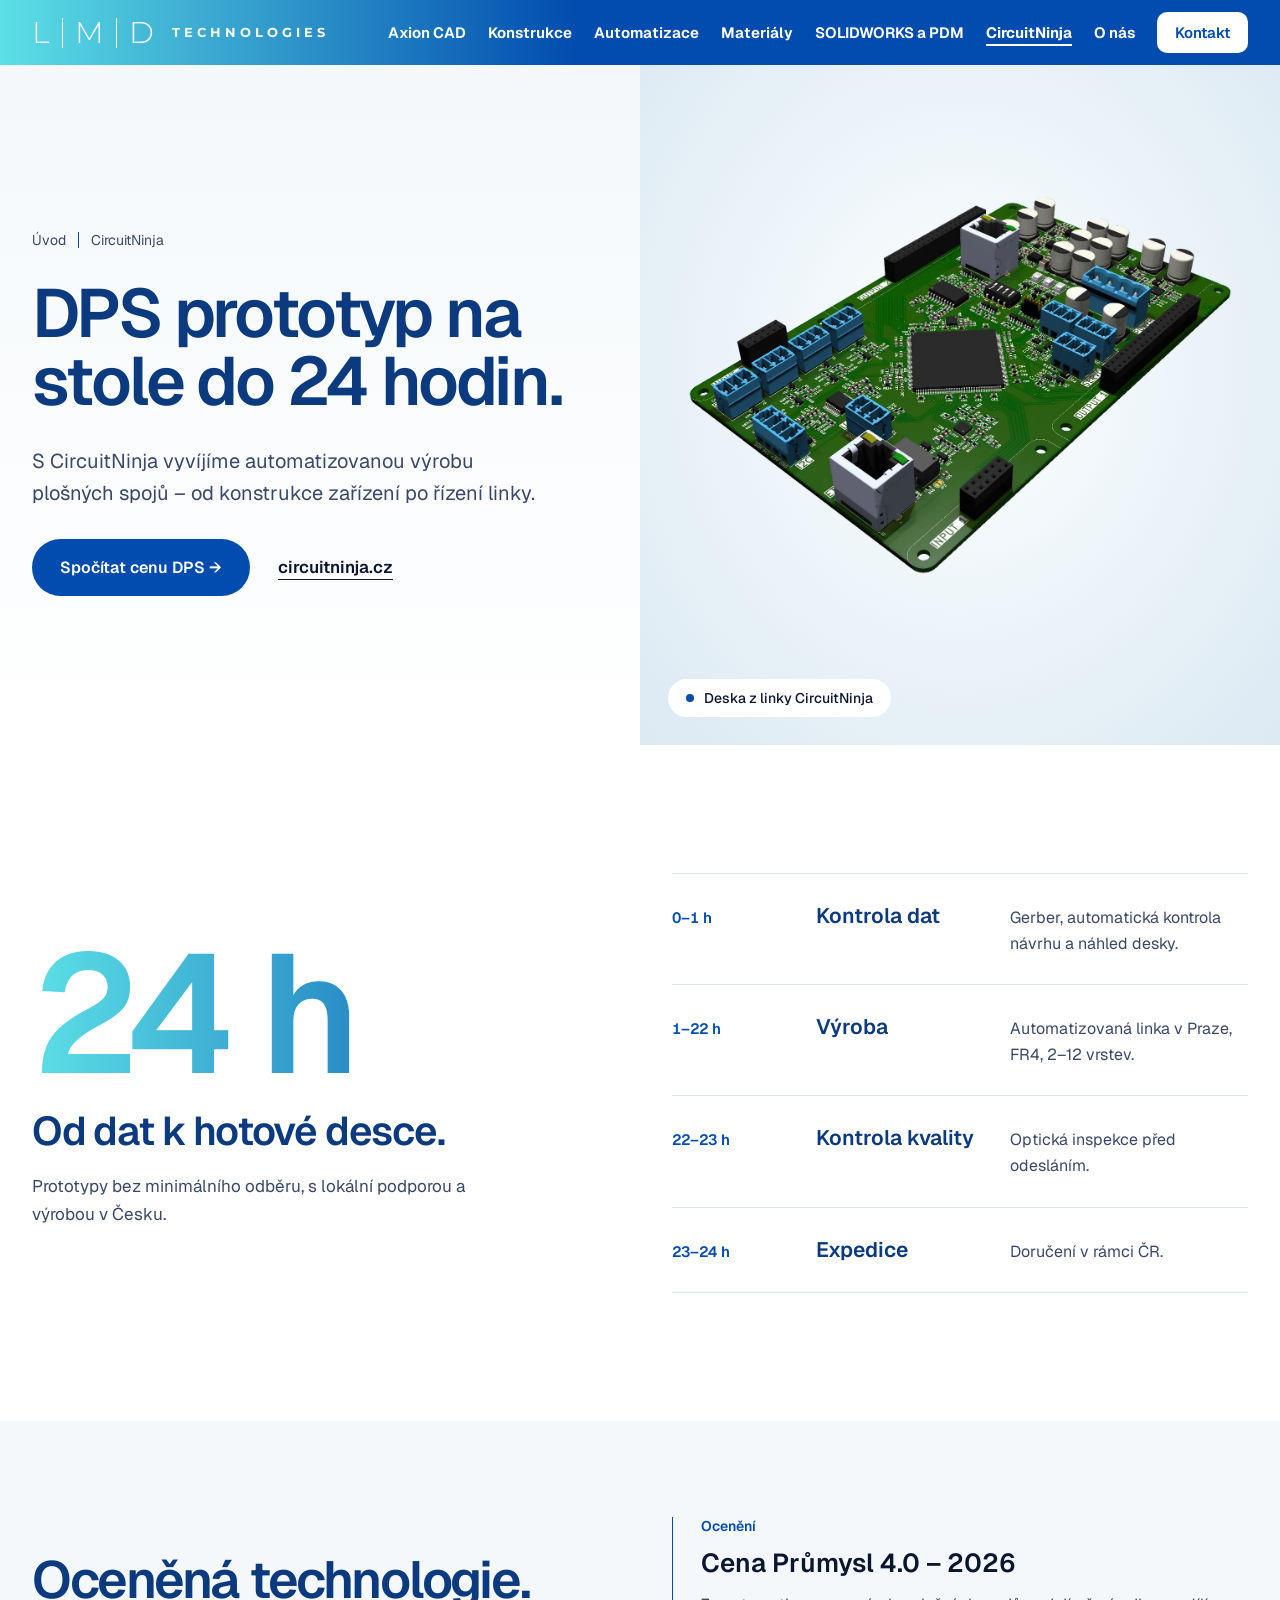
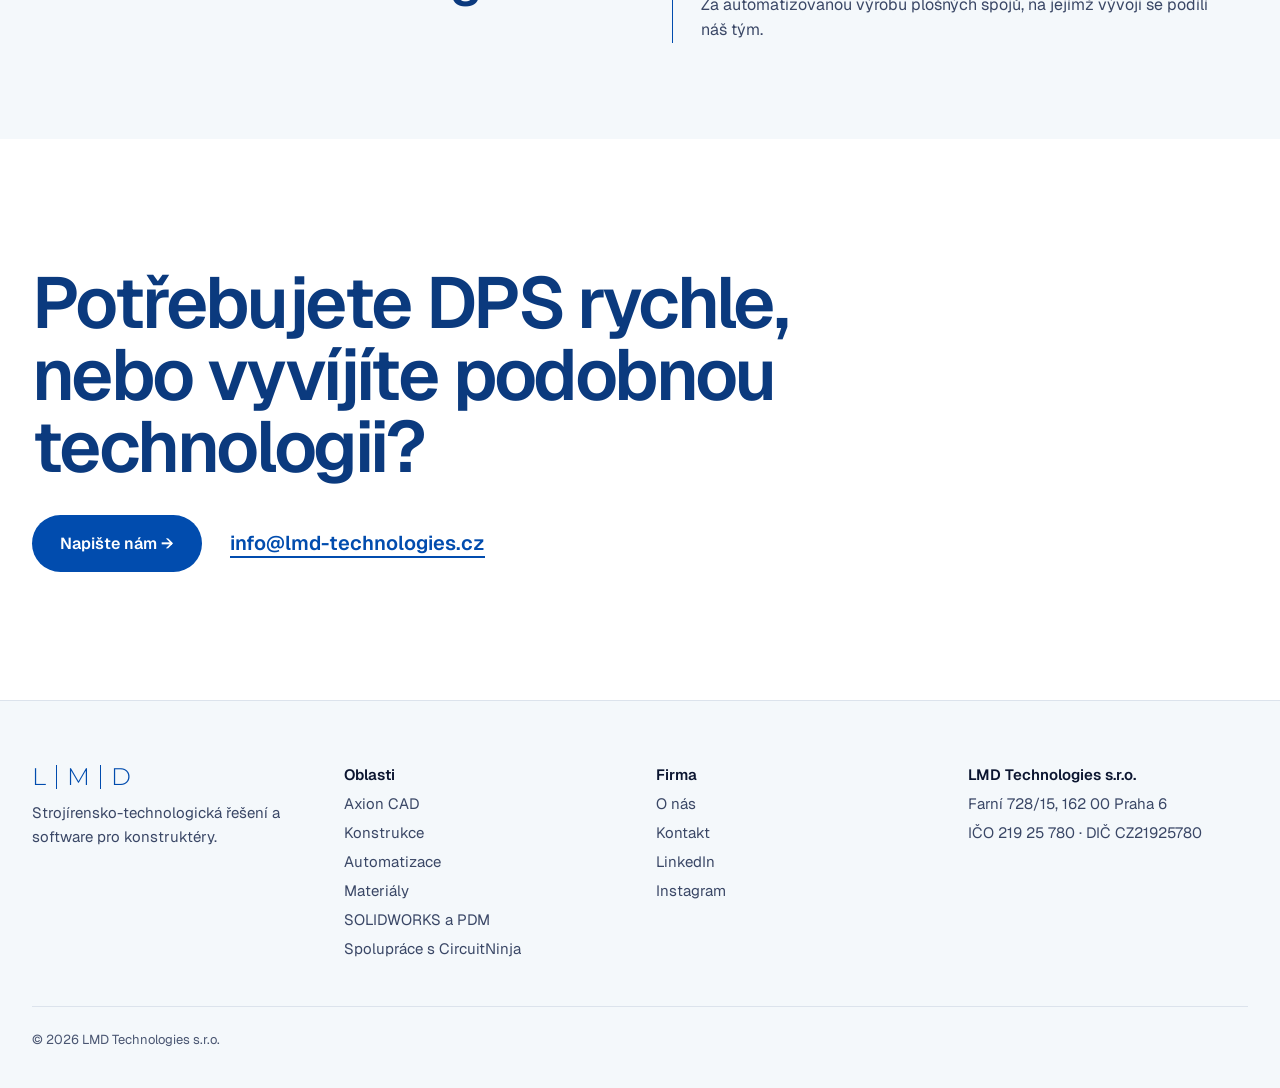
<file: circuitninja.html>
<!doctype html>
<html lang="cs">
<head>
<meta charset="utf-8">
<meta name="viewport" content="width=device-width, initial-scale=1">
<title>CircuitNinja – LMD Technologies</title>
<meta name="description" content="CircuitNinja – LMD Technologies">
<link rel="preconnect" href="https://fonts.googleapis.com"><link rel="preconnect" href="https://fonts.gstatic.com" crossorigin>
<link rel="stylesheet" href="https://fonts.googleapis.com/css2?family=Geist:wght@400;500;600;700&amp;family=Montserrat:wght@300;400;700&amp;display=swap">
<style>
body{margin:0;background:#FFFFFF}
a{color:#014CAE}a:hover{color:#003A87}
h1,h2,h3,p{text-wrap:pretty}
h1,h2,h3{color:#0B3A7E}
a[style*="border-radius: 999px"]:hover,button[type=submit]:hover{background:#003A87 !important}
</style>
<style>*,*::before,*::after{box-sizing:border-box} img,video{max-width:100%} html{scroll-behavior:smooth}
.menu-btn{display:none;font:600 15px 'Geist',sans-serif;color:#014CAE;background:#fff;border:0;border-radius:10px;padding:10px 16px;cursor:pointer}
@media (max-width:900px){.menu-btn{display:block} .site-links{display:none !important;width:100%;flex-direction:column;align-items:flex-start !important;gap:14px !important;padding:8px 0 12px} .site-links.open{display:flex !important}}
@media (max-width:700px){h1{font-size:44px !important;letter-spacing:-1.5px !important} h2{font-size:36px !important;letter-spacing:-1px !important}}</style>

<link rel="icon" href="favicon.ico" sizes="any">
<link rel="icon" href="favicon.png" type="image/png">
<link rel="apple-touch-icon" href="apple-touch-icon.png">
</head>
<body>
<div style="font-family: 'Geist', 'Segoe UI', sans-serif; color: #0B1530; background: #FFFFFF; min-width: 0">

<header style="background: linear-gradient(90deg, #5CDFE6 0%, #014CAE 45%, #014CAE 100%)">
<nav style="max-width: 1280px; margin: 0 auto; padding: 12px 32px; display: flex; flex-wrap: wrap; align-items: center; justify-content: space-between; gap: 16px" aria-label="Hlavní navigace">
<a href="index.html" aria-label="LMD Technologies – úvod" style="display: flex; align-items: center; text-decoration: none">
<span style="display: flex; align-items: center; gap: 12px; color: #FFFFFF; font-family: 'Montserrat', sans-serif; font-weight: 300; font-size: 30px; line-height: 1"><span>L</span><span style="width: 1px; height: 30px; background: #FFFFFF"></span><span>M</span><span style="width: 1px; height: 30px; background: #FFFFFF"></span><span>D</span><span style="margin-left: 6px; font-weight: 700; font-size: 13px; letter-spacing: 4px">TECHNOLOGIES</span></span>
</a>
<button type="button" class="menu-btn" aria-expanded="false" aria-controls="site-links" onclick="var l=document.getElementById('site-links');var o=l.classList.toggle('open');this.setAttribute('aria-expanded',o)">Menu</button><div id="site-links" class="site-links" style="display: flex; flex-wrap: wrap; align-items: center; gap: 22px; font-size: 15px; font-weight: 650">
<a href="axion.html" style="color: #FFFFFF; text-decoration: none">Axion CAD</a>
<a href="konstrukce.html" style="color: #FFFFFF; text-decoration: none">Konstrukce</a>
<a href="automatizace.html" style="color: #FFFFFF; text-decoration: none">Automatizace</a>
<a href="materialy.html" style="color: #FFFFFF; text-decoration: none">Materiály</a>
<a href="solidworks-pdm.html" style="color: #FFFFFF; text-decoration: none">SOLIDWORKS a PDM</a>
<a href="circuitninja.html" aria-current="page" style="color: #FFFFFF; text-decoration: underline; text-underline-offset: 6px; text-decoration-thickness: 2px; font-weight: 700">CircuitNinja</a>
<a href="o-nas.html" style="color: #FFFFFF; text-decoration: none">O nás</a>
<a href="kontakt.html" style="background: #FFFFFF; color: #014CAE; text-decoration: none; padding: 11px 18px; border-radius: 10px; font-weight: 600">Kontakt</a>
</div>
</nav>
</header>
<section style="display: grid; grid-template-columns: repeat(auto-fit, minmax(min(560px, 100%), 1fr)); min-height: 680px">
<div style="padding: 96px 56px 80px max(32px, calc((100% - 1280px) / 2 + 32px)); display: flex; flex-direction: column; justify-content: center; gap: 30px; background: linear-gradient(180deg, #F4F8FB 0%, #FFFFFF 100%)">
<div style="display: flex; align-items: center; gap: 12px; font-size: 14px; color: #3A4766"><a href="index.html" style="color: #3A4766; text-decoration: none">Úvod</a><span style="width: 1px; height: 16px; background: #014CAE"></span><span>CircuitNinja</span></div>
<h1 style="margin: 0; font-weight: 600; font-size: 68px; line-height: 1; letter-spacing: -2.6px">DPS prototyp na stole do 24 hodin.</h1>
<p style="margin: 0; font-size: 20px; line-height: 1.6; color: #3A4766; max-width: 520px">S CircuitNinja vyvíjíme automatizovanou výrobu plošných spojů – od konstrukce zařízení po řízení linky.</p>
<div style="display: flex; flex-wrap: wrap; align-items: center; gap: 28px"><a href="https://circuitninja.cz" style="background: #014CAE; color: #FFFFFF; text-decoration: none; padding: 18px 28px; border-radius: 999px; font-weight: 600; font-size: 16px">Spočítat cenu DPS →</a><a href="https://circuitninja.cz" style="color: #0B1530; font-weight: 600; font-size: 17px; text-underline-offset: 6px">circuitninja.cz</a></div>
</div>
<figure style="margin: 0; position: relative; min-height: 520px; overflow: hidden; background: radial-gradient(ellipse at 50% 45%, #FFFFFF 0%, #E9F3F8 55%, #DCE9F3 100%)">
<img src="img/pcb-1300.webp" alt="Plošný spoj vyrobený CircuitNinja" style="position: absolute; inset: 56px 48px 96px; width: calc(100% - 96px); height: calc(100% - 152px); object-fit: contain; display: block">
<figcaption style="position: absolute; left: 28px; bottom: 28px; background: #FFFFFF; border-radius: 999px; padding: 10px 18px; font-size: 14px; font-weight: 500; display: flex; align-items: center; gap: 10px"><span style="width: 8px; height: 8px; border-radius: 50%; background: #014CAE"></span>Deska z linky CircuitNinja</figcaption>
</figure>
</section>
<section style="padding: 128px 32px">
<div style="max-width: 1280px; margin: 0 auto; display: grid; grid-template-columns: repeat(auto-fit, minmax(min(420px, 100%), 1fr)); gap: 64px; align-items: center">
<div style="display: flex; flex-direction: column; gap: 20px">
<span style="font-weight: 600; font-size: 168px; line-height: .9; letter-spacing: -8px; background: linear-gradient(90deg, #5CDFE6, #014CAE); -webkit-background-clip: text; background-clip: text; color: transparent">24 h</span>
<h2 style="margin: 0; font-weight: 600; font-size: 40px; line-height: 1.1; letter-spacing: -1.2px">Od dat k hotové desce.</h2>
<p style="margin: 0; font-size: 17px; line-height: 1.6; color: #3A4766; max-width: 440px">Prototypy bez minimálního odběru, s lokální podporou a výrobou v Česku.</p>
</div>
<div style="display: flex; flex-direction: column; border-top: 1px solid #DCE3EC"><div style="display: grid; grid-template-columns: 120px minmax(0, 1fr) minmax(0, 1.4fr); gap: 24px; padding: 28px 0; border-bottom: 1px solid #DCE3EC; align-items: baseline"><span style="font-size: 15px; font-weight: 600; color: #014CAE; font-variant-numeric: tabular-nums">0–1 h</span><span style="font-weight: 600; font-size: 21px; color: #0B3A7E">Kontrola dat</span><span style="font-size: 16px; line-height: 1.6; color: #3A4766">Gerber, automatická kontrola návrhu a náhled desky.</span></div><div style="display: grid; grid-template-columns: 120px minmax(0, 1fr) minmax(0, 1.4fr); gap: 24px; padding: 28px 0; border-bottom: 1px solid #DCE3EC; align-items: baseline"><span style="font-size: 15px; font-weight: 600; color: #014CAE; font-variant-numeric: tabular-nums">1–22 h</span><span style="font-weight: 600; font-size: 21px; color: #0B3A7E">Výroba</span><span style="font-size: 16px; line-height: 1.6; color: #3A4766">Automatizovaná linka v Praze, FR4, 2–12 vrstev.</span></div><div style="display: grid; grid-template-columns: 120px minmax(0, 1fr) minmax(0, 1.4fr); gap: 24px; padding: 28px 0; border-bottom: 1px solid #DCE3EC; align-items: baseline"><span style="font-size: 15px; font-weight: 600; color: #014CAE; font-variant-numeric: tabular-nums">22–23 h</span><span style="font-weight: 600; font-size: 21px; color: #0B3A7E">Kontrola kvality</span><span style="font-size: 16px; line-height: 1.6; color: #3A4766">Optická inspekce před odesláním.</span></div><div style="display: grid; grid-template-columns: 120px minmax(0, 1fr) minmax(0, 1.4fr); gap: 24px; padding: 28px 0; border-bottom: 1px solid #DCE3EC; align-items: baseline"><span style="font-size: 15px; font-weight: 600; color: #014CAE; font-variant-numeric: tabular-nums">23–24 h</span><span style="font-weight: 600; font-size: 21px; color: #0B3A7E">Expedice</span><span style="font-size: 16px; line-height: 1.6; color: #3A4766">Doručení v rámci ČR.</span></div></div>
</div>
</section>
<section style="background: #F4F8FB; padding: 96px 32px">
<div style="max-width: 1280px; margin: 0 auto; display: grid; grid-template-columns: repeat(auto-fit, minmax(min(420px, 100%), 1fr)); gap: 64px; align-items: center">
<h2 style="margin: 0; font-weight: 600; font-size: 52px; line-height: 1.04; letter-spacing: -1.8px">Oceněná technologie.</h2>
<div style="display: flex; flex-direction: column; gap: 10px; border-left: 1px solid #014CAE; padding-left: 28px">
<span style="font-size: 14px; font-weight: 600; color: #014CAE">Ocenění</span>
<p style="margin: 0; font-size: 26px; line-height: 1.4; font-weight: 600">Cena Průmysl 4.0 – 2026</p>
<p style="margin: 0; font-size: 16px; line-height: 1.6; color: #3A4766">Za automatizovanou výrobu plošných spojů, na jejímž vývoji se podílí náš tým.</p>
</div>
</div>
</section>
<section style="padding: 128px 32px">
<div style="max-width: 1280px; margin: 0 auto; display: flex; flex-direction: column; gap: 32px">
<h2 style="margin: 0; font-weight: 600; font-size: 72px; line-height: 1; letter-spacing: -2.6px; max-width: 900px">Potřebujete DPS rychle, nebo vyvíjíte podobnou technologii?</h2>
<div style="display: flex; flex-wrap: wrap; align-items: center; gap: 28px"><a href="kontakt.html" style="background: #014CAE; color: #FFFFFF; text-decoration: none; padding: 18px 28px; border-radius: 999px; font-weight: 600; font-size: 16px">Napište nám →</a><a href="mailto:info@lmd-technologies.cz" style="color: #014CAE; font-weight: 600; font-size: 20px; text-underline-offset: 6px">info@lmd-technologies.cz</a></div>
</div>
</section>
<footer style="background: #F4F8FB; border-top: 1px solid #DCE3EC; padding: 64px 32px 40px">
<div style="max-width: 1280px; margin: 0 auto; display: flex; flex-direction: column; gap: 48px">
<div style="display: grid; grid-template-columns: repeat(auto-fit, minmax(min(200px, 100%), 1fr)); gap: 32px; font-size: 15px">
<div style="display: flex; flex-direction: column; gap: 12px">
<span style="display: flex; align-items: center; gap: 10px; font-family: 'Montserrat', sans-serif; font-weight: 300; font-size: 24px; color: #014CAE; line-height: 1"><span>L</span><span style="width: 1px; height: 24px; background: #014CAE"></span><span>M</span><span style="width: 1px; height: 24px; background: #014CAE"></span><span>D</span></span>
<span style="color: #3A4766; line-height: 1.6">Strojírensko-technologická řešení a software pro konstruktéry.</span>
</div>
<div style="display: flex; flex-direction: column; gap: 10px">
<span style="font-weight: 600">Oblasti</span>
<a href="axion.html" style="color: #3A4766; text-decoration: none">Axion CAD</a>
<a href="konstrukce.html" style="color: #3A4766; text-decoration: none">Konstrukce</a>
<a href="automatizace.html" style="color: #3A4766; text-decoration: none">Automatizace</a>
<a href="materialy.html" style="color: #3A4766; text-decoration: none">Materiály</a>
<a href="solidworks-pdm.html" style="color: #3A4766; text-decoration: none">SOLIDWORKS a PDM</a>
<a href="circuitninja.html" style="color: #3A4766; text-decoration: none">Spolupráce s CircuitNinja</a>
</div>
<div style="display: flex; flex-direction: column; gap: 10px">
<span style="font-weight: 600">Firma</span>
<a href="o-nas.html" style="color: #3A4766; text-decoration: none">O nás</a>
<a href="kontakt.html" style="color: #3A4766; text-decoration: none">Kontakt</a>
<a href="https://www.linkedin.com/company/lmd-technologies-s-r-o/" style="color: #3A4766; text-decoration: none">LinkedIn</a>
<a href="https://www.instagram.com/lmd_technologies" style="color: #3A4766; text-decoration: none">Instagram</a>
</div>
<div style="display: flex; flex-direction: column; gap: 10px; color: #3A4766">
<span style="font-weight: 600; color: #0B1530">LMD Technologies s.r.o.</span>
<span>Farní 728/15, 162 00 Praha 6</span>
<span>IČO 219 25 780 · DIČ CZ21925780</span>
</div>
</div>
<div style="border-top: 1px solid #DCE3EC; padding-top: 24px; font-size: 13px; color: #4A5672">© 2026 LMD Technologies s.r.o.</div>
</div>
</footer>

</div>

<script src="js/totop.js" defer></script>
</body>
</html>
</file>
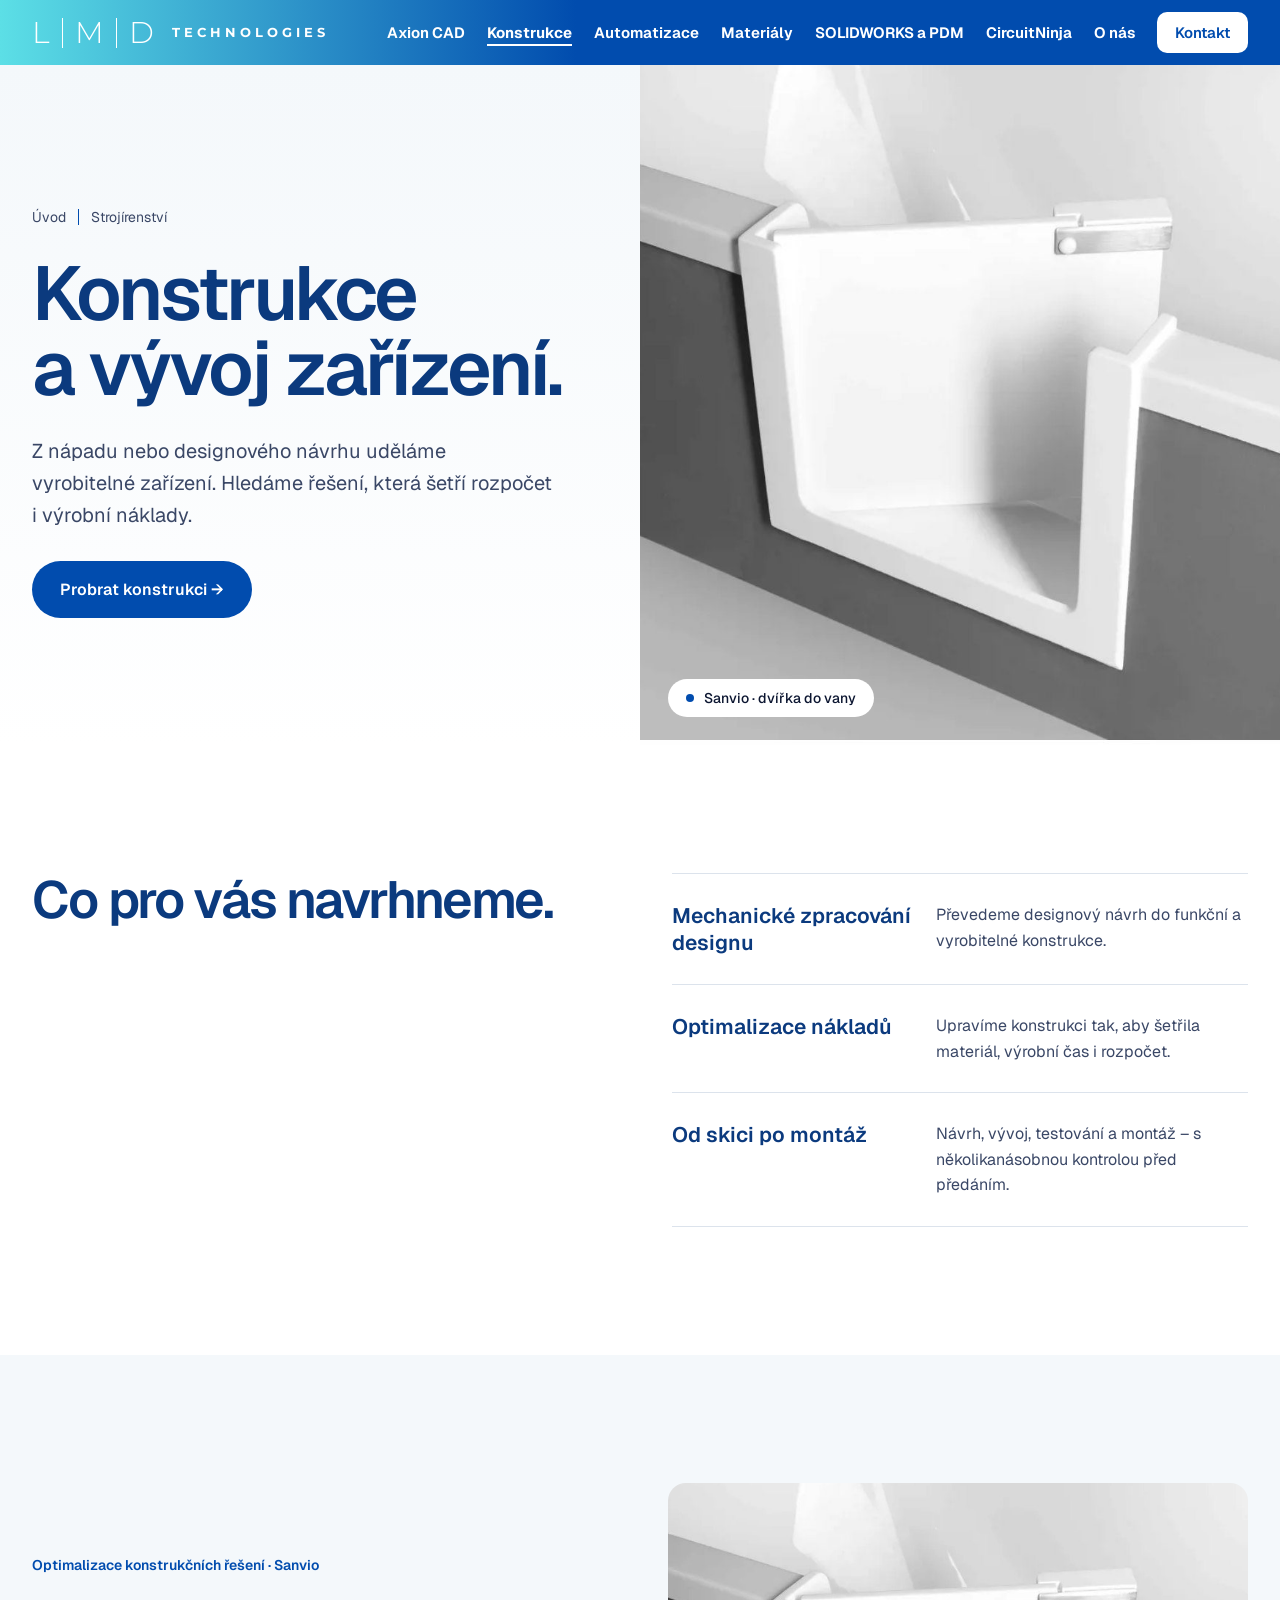
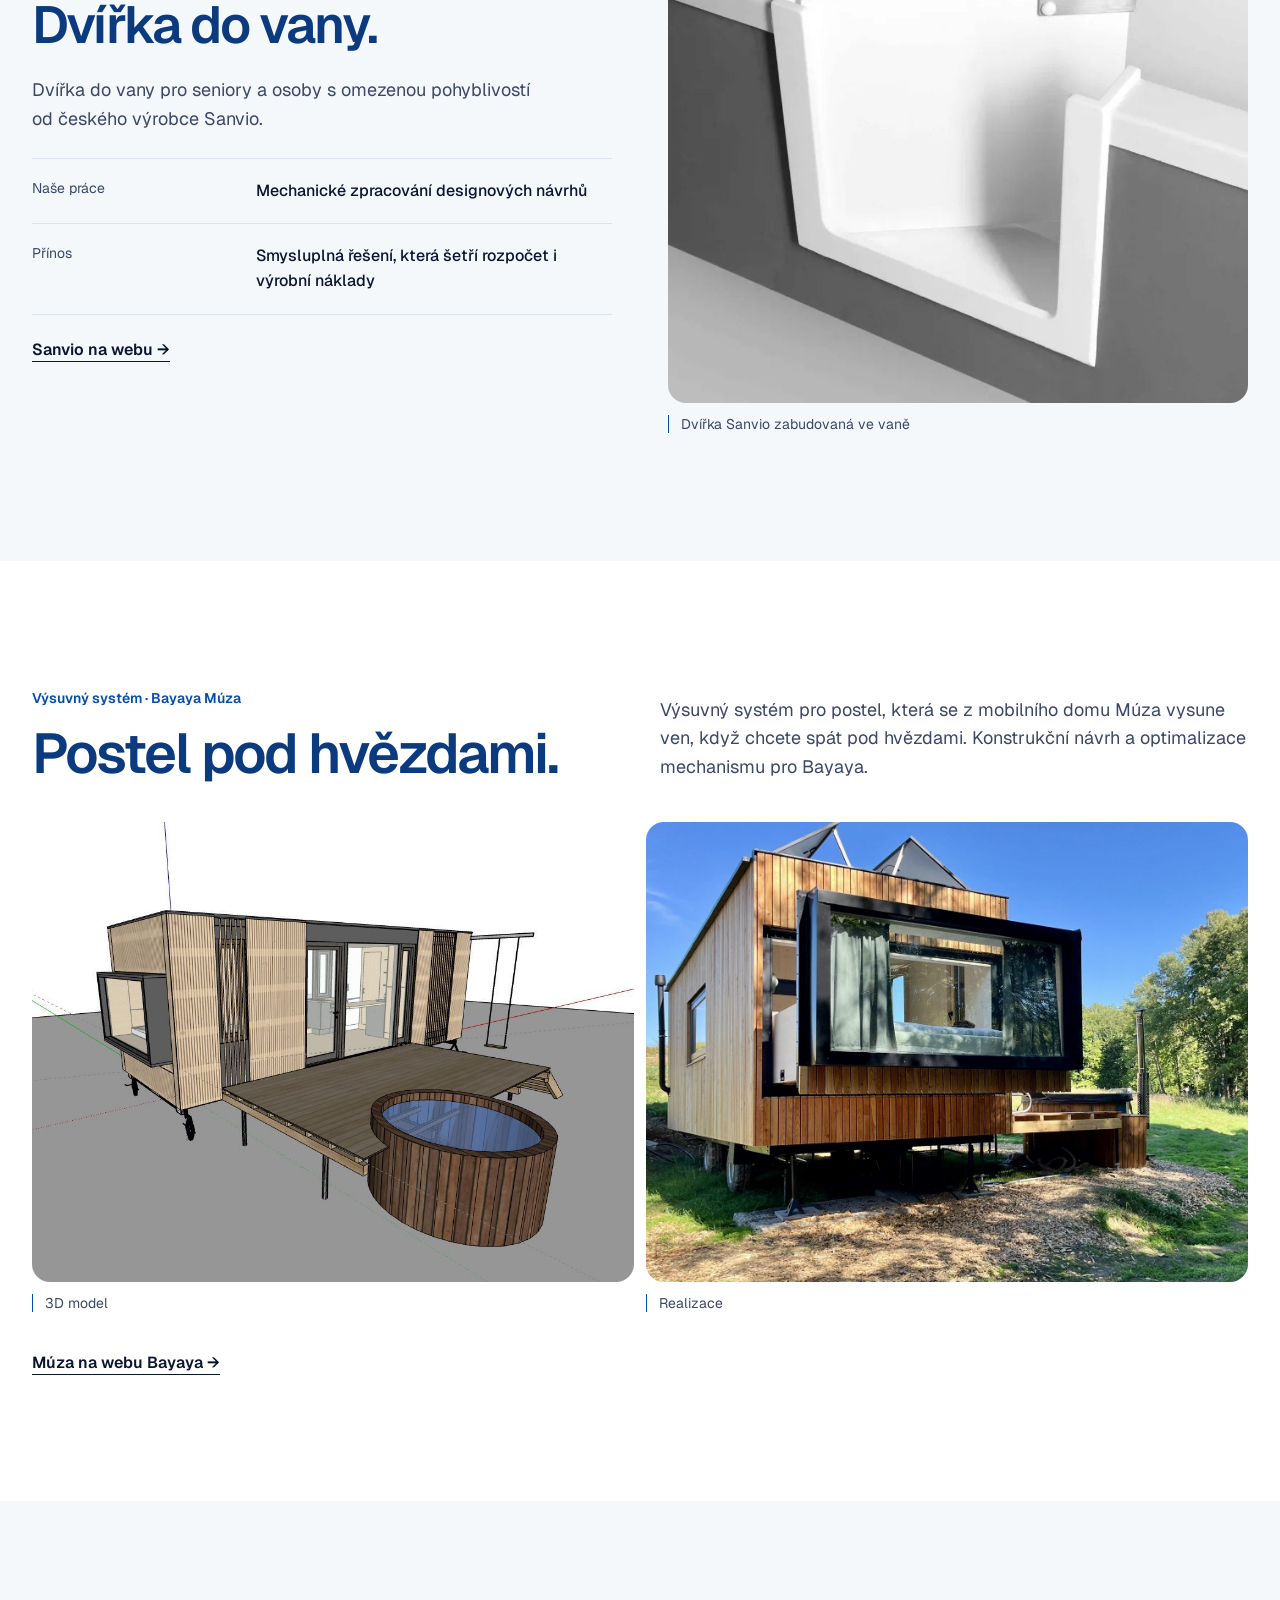
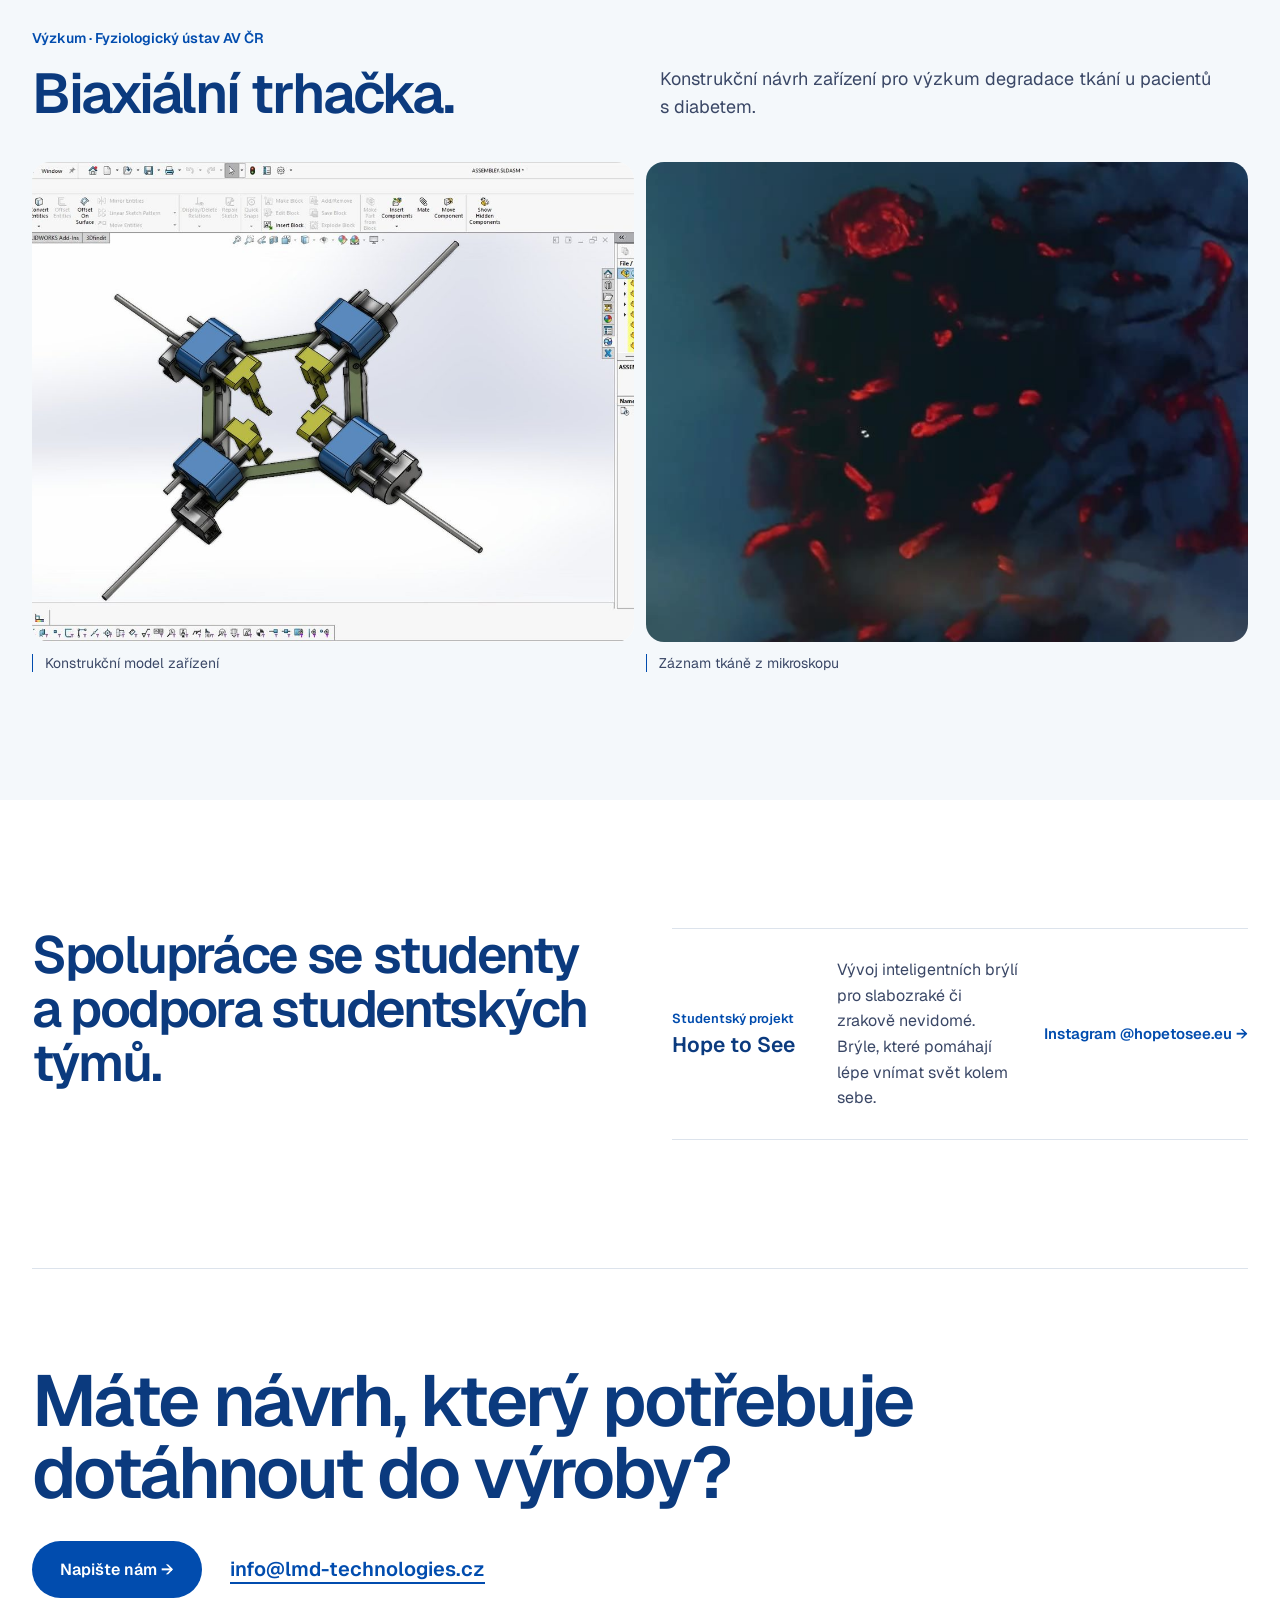
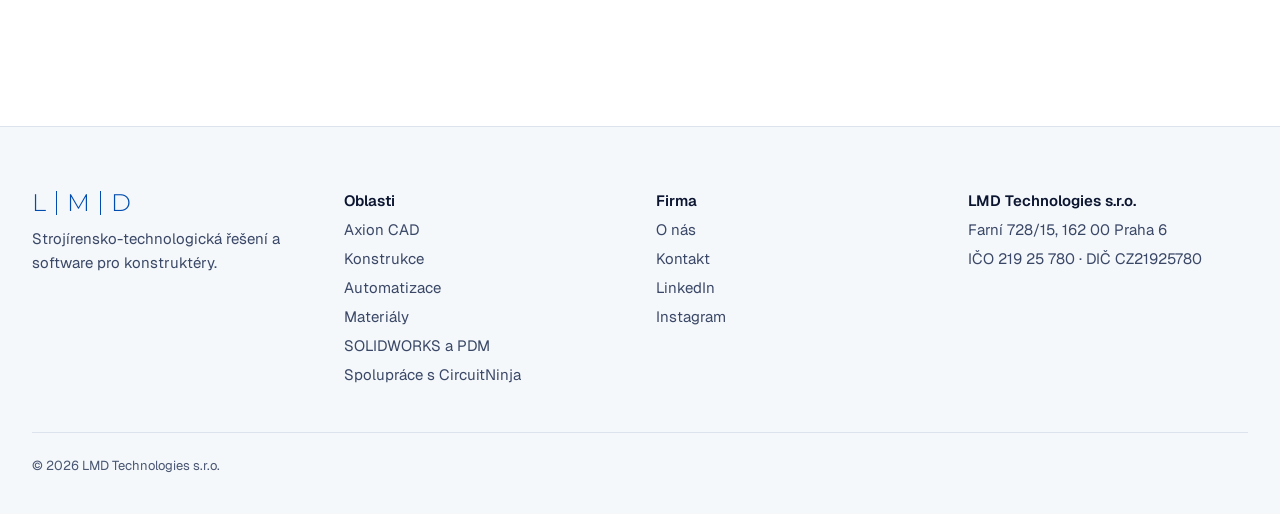
<file: konstrukce.html>
<!doctype html>
<html lang="cs">
<head>
<meta charset="utf-8">
<meta name="viewport" content="width=device-width, initial-scale=1">
<title>Konstrukce a vývoj zařízení – LMD Technologies</title>
<meta name="description" content="Konstrukce a vývoj zařízení – LMD Technologies">
<link rel="preconnect" href="https://fonts.googleapis.com"><link rel="preconnect" href="https://fonts.gstatic.com" crossorigin>
<link rel="stylesheet" href="https://fonts.googleapis.com/css2?family=Geist:wght@400;500;600;700&amp;family=Montserrat:wght@300;400;700&amp;display=swap">
<style>
body{margin:0;background:#FFFFFF}
a{color:#014CAE}a:hover{color:#003A87}
h1,h2,h3,p{text-wrap:pretty}
h1,h2,h3{color:#0B3A7E}
a[style*="border-radius: 999px"]:hover,button[type=submit]:hover{background:#003A87 !important}
</style>
<style>*,*::before,*::after{box-sizing:border-box} img,video{max-width:100%} html{scroll-behavior:smooth}
.menu-btn{display:none;font:600 15px 'Geist',sans-serif;color:#014CAE;background:#fff;border:0;border-radius:10px;padding:10px 16px;cursor:pointer}
@media (max-width:900px){.menu-btn{display:block} .site-links{display:none !important;width:100%;flex-direction:column;align-items:flex-start !important;gap:14px !important;padding:8px 0 12px} .site-links.open{display:flex !important}}
@media (max-width:700px){h1{font-size:44px !important;letter-spacing:-1.5px !important} h2{font-size:36px !important;letter-spacing:-1px !important}}</style>

<link rel="icon" href="favicon.ico" sizes="any">
<link rel="icon" href="favicon.png" type="image/png">
<link rel="apple-touch-icon" href="apple-touch-icon.png">
</head>
<body>
<div style="font-family: 'Geist', 'Segoe UI', sans-serif; color: #0B1530; background: #FFFFFF; min-width: 0">

<header style="background: linear-gradient(90deg, #5CDFE6 0%, #014CAE 45%, #014CAE 100%)">
<nav style="max-width: 1280px; margin: 0 auto; padding: 12px 32px; display: flex; flex-wrap: wrap; align-items: center; justify-content: space-between; gap: 16px" aria-label="Hlavní navigace">
<a href="index.html" aria-label="LMD Technologies – úvod" style="display: flex; align-items: center; text-decoration: none">
<span style="display: flex; align-items: center; gap: 12px; color: #FFFFFF; font-family: 'Montserrat', sans-serif; font-weight: 300; font-size: 30px; line-height: 1"><span>L</span><span style="width: 1px; height: 30px; background: #FFFFFF"></span><span>M</span><span style="width: 1px; height: 30px; background: #FFFFFF"></span><span>D</span><span style="margin-left: 6px; font-weight: 700; font-size: 13px; letter-spacing: 4px">TECHNOLOGIES</span></span>
</a>
<button type="button" class="menu-btn" aria-expanded="false" aria-controls="site-links" onclick="var l=document.getElementById('site-links');var o=l.classList.toggle('open');this.setAttribute('aria-expanded',o)">Menu</button><div id="site-links" class="site-links" style="display: flex; flex-wrap: wrap; align-items: center; gap: 22px; font-size: 15px; font-weight: 650">
<a href="axion.html" style="color: #FFFFFF; text-decoration: none">Axion CAD</a>
<a href="konstrukce.html" aria-current="page" style="color: #FFFFFF; text-decoration: underline; text-underline-offset: 6px; text-decoration-thickness: 2px; font-weight: 700">Konstrukce</a>
<a href="automatizace.html" style="color: #FFFFFF; text-decoration: none">Automatizace</a>
<a href="materialy.html" style="color: #FFFFFF; text-decoration: none">Materiály</a>
<a href="solidworks-pdm.html" style="color: #FFFFFF; text-decoration: none">SOLIDWORKS a PDM</a>
<a href="circuitninja.html" style="color: #FFFFFF; text-decoration: none">CircuitNinja</a>
<a href="o-nas.html" style="color: #FFFFFF; text-decoration: none">O nás</a>
<a href="kontakt.html" style="background: #FFFFFF; color: #014CAE; text-decoration: none; padding: 11px 18px; border-radius: 10px; font-weight: 600">Kontakt</a>
</div>
</nav>
</header>

<section style="display: grid; grid-template-columns: repeat(auto-fit, minmax(min(560px, 100%), 1fr)); min-height: 680px">
<div style="padding: 96px 56px 80px max(32px, calc((100% - 1280px) / 2 + 32px)); display: flex; flex-direction: column; justify-content: center; gap: 30px; background: linear-gradient(180deg, #F4F8FB 0%, #FFFFFF 100%)">
<div style="display: flex; align-items: center; gap: 12px; font-size: 14px; color: #3A4766"><a href="index.html" style="color: #3A4766; text-decoration: none">Úvod</a><span style="width: 1px; height: 16px; background: #014CAE"></span><span>Strojírenství</span></div>
<h1 style="margin: 0; font-weight: 600; font-size: 76px; line-height: 0.98; letter-spacing: -3px">Konstrukce<br>a vývoj zařízení.</h1>
<p style="margin: 0; font-size: 20px; line-height: 1.6; color: #3A4766; max-width: 520px">Z nápadu nebo designového návrhu uděláme vyrobitelné zařízení. Hledáme řešení, která šetří rozpočet i výrobní náklady.</p>
<div style="display: flex; flex-wrap: wrap; align-items: center; gap: 28px">
<a href="kontakt.html" style="background: #014CAE; color: #FFFFFF; text-decoration: none; padding: 18px 28px; border-radius: 999px; font-weight: 600; font-size: 16px">Probrat konstrukci →</a>
</div>
</div>
<div style="position: relative; min-height: 520px; overflow: hidden">
<img src="img/sanvio.jpg" alt="Dvířka do vany Sanvio" style="position: absolute; inset: 0; width: 100%; height: 100%; object-fit: cover; display: block">
<div style="position: absolute; left: 28px; bottom: 28px; background: #FFFFFF; border-radius: 999px; padding: 10px 18px; font-size: 14px; font-weight: 500; display: flex; align-items: center; gap: 10px"><span style="width: 8px; height: 8px; border-radius: 50%; background: #014CAE"></span>Sanvio · dvířka do vany</div>
</div>
</section>

<section style="padding: 128px 32px">
<div style="max-width: 1280px; margin: 0 auto; display: grid; grid-template-columns: repeat(auto-fit, minmax(min(420px, 100%), 1fr)); gap: 64px">
<h2 style="margin: 0; font-weight: 600; font-size: 52px; line-height: 1.04; letter-spacing: -1.8px">Co pro vás navrhneme.</h2>
<div style="display: flex; flex-direction: column; border-top: 1px solid #DCE3EC">
<div style="display: grid; grid-template-columns: minmax(0, 1fr) minmax(0, 1.3fr); gap: 24px; padding: 28px 0; border-bottom: 1px solid #DCE3EC"><span style="font-weight: 600; font-size: 21px; color: #0B3A7E">Mechanické zpracování designu</span><span style="font-size: 16px; line-height: 1.6; color: #3A4766">Převedeme designový návrh do funkční a vyrobitelné konstrukce.</span></div>
<div style="display: grid; grid-template-columns: minmax(0, 1fr) minmax(0, 1.3fr); gap: 24px; padding: 28px 0; border-bottom: 1px solid #DCE3EC"><span style="font-weight: 600; font-size: 21px; color: #0B3A7E">Optimalizace nákladů</span><span style="font-size: 16px; line-height: 1.6; color: #3A4766">Upravíme konstrukci tak, aby šetřila materiál, výrobní čas i rozpočet.</span></div>
<div style="display: grid; grid-template-columns: minmax(0, 1fr) minmax(0, 1.3fr); gap: 24px; padding: 28px 0; border-bottom: 1px solid #DCE3EC"><span style="font-weight: 600; font-size: 21px; color: #0B3A7E">Od skici po montáž</span><span style="font-size: 16px; line-height: 1.6; color: #3A4766">Návrh, vývoj, testování a montáž – s několikanásobnou kontrolou před předáním.</span></div>
</div>
</div>
</section>

<section style="background: #F4F8FB; padding: 128px 32px">
<div style="max-width: 1280px; margin: 0 auto; display: grid; grid-template-columns: repeat(auto-fit, minmax(min(440px, 100%), 1fr)); gap: 56px; align-items: center">
<div style="display: flex; flex-direction: column; gap: 24px">
<span style="font-size: 14px; font-weight: 600; color: #014CAE">Optimalizace konstrukčních řešení · Sanvio</span>
<h2 style="margin: 0; font-weight: 600; font-size: 52px; line-height: 1.04; letter-spacing: -1.8px">Dvířka do vany.</h2>
<p style="margin: 0; font-size: 18px; line-height: 1.6; color: #3A4766; max-width: 520px">Dvířka do vany pro seniory a osoby s omezenou pohyblivostí od českého výrobce Sanvio.</p>
<div style="display: flex; flex-direction: column; border-top: 1px solid #DCE3EC"><div style="display: grid; grid-template-columns: minmax(0, 0.8fr) minmax(0, 1.4fr); gap: 20px; padding: 20px 0; border-bottom: 1px solid #DCE3EC"><span style="font-size: 14px; color: #3A4766">Naše práce</span><span style="font-size: 16px; line-height: 1.55; font-weight: 500">Mechanické zpracování designových návrhů</span></div><div style="display: grid; grid-template-columns: minmax(0, 0.8fr) minmax(0, 1.4fr); gap: 20px; padding: 20px 0; border-bottom: 1px solid #DCE3EC"><span style="font-size: 14px; color: #3A4766">Přínos</span><span style="font-size: 16px; line-height: 1.55; font-weight: 500">Smysluplná řešení, která šetří rozpočet i výrobní náklady</span></div></div>
<a href="https://www.sanvio.cz/" style="align-self: flex-start; color: #0B1530; font-weight: 600; font-size: 16px; text-underline-offset: 6px">Sanvio na webu →</a>
</div>
<figure style="margin: 0"><div style="border-radius: 18px; overflow: hidden; height: 520px; background: #F2F2F2"><img src="img/sanvio.jpg" alt="Dvířka do vany Sanvio" style="width: 100%; height: 100%; object-fit: cover; display: block"></div><figcaption style="display: flex; align-items: center; gap: 12px; font-size: 14px; color: #3A4766; margin-top: 12px"><span style="width: 1px; height: 18px; background: #014CAE"></span>Dvířka Sanvio zabudovaná ve vaně</figcaption></figure>
</div>
</section>
<section style="padding: 128px 32px">
<div style="max-width: 1280px; margin: 0 auto; display: flex; flex-direction: column; gap: 40px">
<div style="display: grid; grid-template-columns: repeat(auto-fit, minmax(min(440px, 100%), 1fr)); gap: 40px; align-items: end">
<div style="display: flex; flex-direction: column; gap: 18px">
<span style="font-size: 14px; font-weight: 600; color: #014CAE">Výsuvný systém · Bayaya Múza</span>
<h2 style="margin: 0; font-weight: 600; font-size: 56px; line-height: 1.02; letter-spacing: -2px">Postel pod hvězdami.</h2>
</div>
<p style="margin: 0; font-size: 18px; line-height: 1.6; color: #3A4766">Výsuvný systém pro postel, která se z mobilního domu Múza vysune ven, když chcete spát pod hvězdami. Konstrukční návrh a optimalizace mechanismu pro Bayaya.</p>
</div>
<div style="display: grid; grid-template-columns: repeat(auto-fit, minmax(min(420px, 100%), 1fr)); gap: 12px">
<figure style="margin: 0; display: flex; flex-direction: column; gap: 12px"><div style="border-radius: 18px; overflow: hidden; height: 460px; background: #FFFFFF"><img src="img/muza-model.jpg" alt="3D model výsuvného systému postele v domě Múza" style="width: 100%; height: 100%; object-fit: cover; display: block"></div><figcaption style="display: flex; align-items: center; gap: 12px; font-size: 14px; color: #3A4766"><span style="width: 1px; height: 18px; background: #014CAE"></span>3D model</figcaption></figure>
<figure style="margin: 0; display: flex; flex-direction: column; gap: 12px"><div style="border-radius: 18px; overflow: hidden; height: 460px"><img src="img/muza-realizace.jpg" alt="Múza s vysunutou postelí" style="width: 100%; height: 100%; object-fit: cover; display: block"></div><figcaption style="display: flex; align-items: center; gap: 12px; font-size: 14px; color: #3A4766"><span style="width: 1px; height: 18px; background: #014CAE"></span>Realizace</figcaption></figure>
</div>
<a href="https://www.bayaya.cz/portfolio/muza/" style="align-self: flex-start; color: #0B1530; font-weight: 600; font-size: 16px; text-underline-offset: 6px">Múza na webu Bayaya →</a>
</div>
</section>

<section style="background: #F4F8FB; padding: 128px 32px">
<div style="max-width: 1280px; margin: 0 auto; display: flex; flex-direction: column; gap: 40px">
<div style="display: grid; grid-template-columns: repeat(auto-fit, minmax(min(440px, 100%), 1fr)); gap: 40px; align-items: end">
<div style="display: flex; flex-direction: column; gap: 18px">
<span style="font-size: 14px; font-weight: 600; color: #014CAE">Výzkum · Fyziologický ústav AV ČR</span>
<h2 style="margin: 0; font-weight: 600; font-size: 56px; line-height: 1.02; letter-spacing: -2px">Biaxiální trhačka.</h2>
</div>
<p style="margin: 0; font-size: 18px; line-height: 1.6; color: #3A4766">Konstrukční návrh zařízení pro výzkum degradace tkání u pacientů s diabetem.</p>
</div>
<div style="display: grid; grid-template-columns: repeat(auto-fit, minmax(min(420px, 100%), 1fr)); gap: 12px">
<figure style="margin: 0; display: flex; flex-direction: column; gap: 12px"><div style="border-radius: 18px; overflow: hidden; height: 480px; background: #FFFFFF"><img src="img/trhacka-cad.jpg" alt="Model biaxiální trhačky v SOLIDWORKS" style="width: 100%; height: 100%; object-fit: cover; object-position: 50% 45%; display: block"></div><figcaption style="display: flex; align-items: center; gap: 12px; font-size: 14px; color: #3A4766"><span style="width: 1px; height: 18px; background: #014CAE"></span>Konstrukční model zařízení</figcaption></figure>
<figure style="margin: 0; display: flex; flex-direction: column; gap: 12px"><div style="border-radius: 18px; overflow: hidden; height: 480px; background: #0B1530"><video src="img/tkan.mp4" poster="img/tkan-poster.jpg" autoplay muted loop playsinline aria-label="Záznam tkáně z mikroskopu" style="width: 100%; height: 100%; object-fit: cover; display: block"></video></div><figcaption style="display: flex; align-items: center; gap: 12px; font-size: 14px; color: #3A4766"><span style="width: 1px; height: 18px; background: #014CAE"></span>Záznam tkáně z mikroskopu</figcaption></figure>
</div>
</div>
</section>
<section style="padding: 128px 32px">
<div style="max-width: 1280px; margin: 0 auto; display: grid; grid-template-columns: repeat(auto-fit, minmax(min(420px, 100%), 1fr)); gap: 64px">
<h2 style="margin: 0; font-weight: 600; font-size: 52px; line-height: 1.04; letter-spacing: -1.8px">Spolupráce se studenty a podpora studentských týmů.</h2>
<div style="display: flex; flex-direction: column; border-top: 1px solid #DCE3EC">
<a href="https://www.instagram.com/hopetosee.eu/" style="display: grid; grid-template-columns: minmax(0, 1fr) minmax(0, 1.3fr) auto; gap: 24px; align-items: center; padding: 28px 0; border-bottom: 1px solid #DCE3EC; color: #0B1530; text-decoration: none"><span style="display: flex; flex-direction: column; gap: 4px"><span style="font-size: 13px; font-weight: 600; color: #014CAE">Studentský projekt</span><span style="font-weight: 600; font-size: 21px; color: #0B3A7E">Hope to See</span></span><span style="font-size: 16px; line-height: 1.6; color: #3A4766">Vývoj inteligentních brýlí pro slabozraké či zrakově nevidomé. Brýle, které pomáhají lépe vnímat svět kolem sebe.</span><span style="color: #014CAE; font-weight: 600; font-size: 15px; white-space: nowrap">Instagram @hopetosee.eu →</span></a>
</div>
</div>
</section>

<section style="padding: 0 32px 128px">
<div style="max-width: 1280px; margin: 0 auto; display: flex; flex-direction: column; gap: 32px; border-top: 1px solid #DCE3EC; padding-top: 96px">
<h2 style="margin: 0; font-weight: 600; font-size: 72px; line-height: 1; letter-spacing: -2.6px; max-width: 900px">Máte návrh, který potřebuje dotáhnout do výroby?</h2>
<div style="display: flex; flex-wrap: wrap; align-items: center; gap: 28px">
<a href="kontakt.html" style="background: #014CAE; color: #FFFFFF; text-decoration: none; padding: 18px 28px; border-radius: 999px; font-weight: 600; font-size: 16px">Napište nám →</a>
<a href="mailto:info@lmd-technologies.cz" style="color: #014CAE; font-weight: 600; font-size: 20px; text-underline-offset: 6px">info@lmd-technologies.cz</a>
</div>
</div>
</section>

<footer style="background: #F4F8FB; border-top: 1px solid #DCE3EC; padding: 64px 32px 40px">
<div style="max-width: 1280px; margin: 0 auto; display: flex; flex-direction: column; gap: 48px">
<div style="display: grid; grid-template-columns: repeat(auto-fit, minmax(min(200px, 100%), 1fr)); gap: 32px; font-size: 15px">
<div style="display: flex; flex-direction: column; gap: 12px">
<span style="display: flex; align-items: center; gap: 10px; font-family: 'Montserrat', sans-serif; font-weight: 300; font-size: 24px; color: #014CAE; line-height: 1"><span>L</span><span style="width: 1px; height: 24px; background: #014CAE"></span><span>M</span><span style="width: 1px; height: 24px; background: #014CAE"></span><span>D</span></span>
<span style="color: #3A4766; line-height: 1.6">Strojírensko-technologická řešení a software pro konstruktéry.</span>
</div>
<div style="display: flex; flex-direction: column; gap: 10px">
<span style="font-weight: 600">Oblasti</span>
<a href="axion.html" style="color: #3A4766; text-decoration: none">Axion CAD</a>
<a href="konstrukce.html" style="color: #3A4766; text-decoration: none">Konstrukce</a>
<a href="automatizace.html" style="color: #3A4766; text-decoration: none">Automatizace</a>
<a href="materialy.html" style="color: #3A4766; text-decoration: none">Materiály</a>
<a href="solidworks-pdm.html" style="color: #3A4766; text-decoration: none">SOLIDWORKS a PDM</a>
<a href="circuitninja.html" style="color: #3A4766; text-decoration: none">Spolupráce s CircuitNinja</a>
</div>
<div style="display: flex; flex-direction: column; gap: 10px">
<span style="font-weight: 600">Firma</span>
<a href="o-nas.html" style="color: #3A4766; text-decoration: none">O nás</a>
<a href="kontakt.html" style="color: #3A4766; text-decoration: none">Kontakt</a>
<a href="https://www.linkedin.com/company/lmd-technologies-s-r-o/" style="color: #3A4766; text-decoration: none">LinkedIn</a>
<a href="https://www.instagram.com/lmd_technologies" style="color: #3A4766; text-decoration: none">Instagram</a>
</div>
<div style="display: flex; flex-direction: column; gap: 10px; color: #3A4766">
<span style="font-weight: 600; color: #0B1530">LMD Technologies s.r.o.</span>
<span>Farní 728/15, 162 00 Praha 6</span>
<span>IČO 219 25 780 · DIČ CZ21925780</span>
</div>
</div>
<div style="border-top: 1px solid #DCE3EC; padding-top: 24px; font-size: 13px; color: #4A5672">© 2026 LMD Technologies s.r.o.</div>
</div>
</footer>

</div>

<script src="js/totop.js" defer></script>
</body>
</html>
</file>
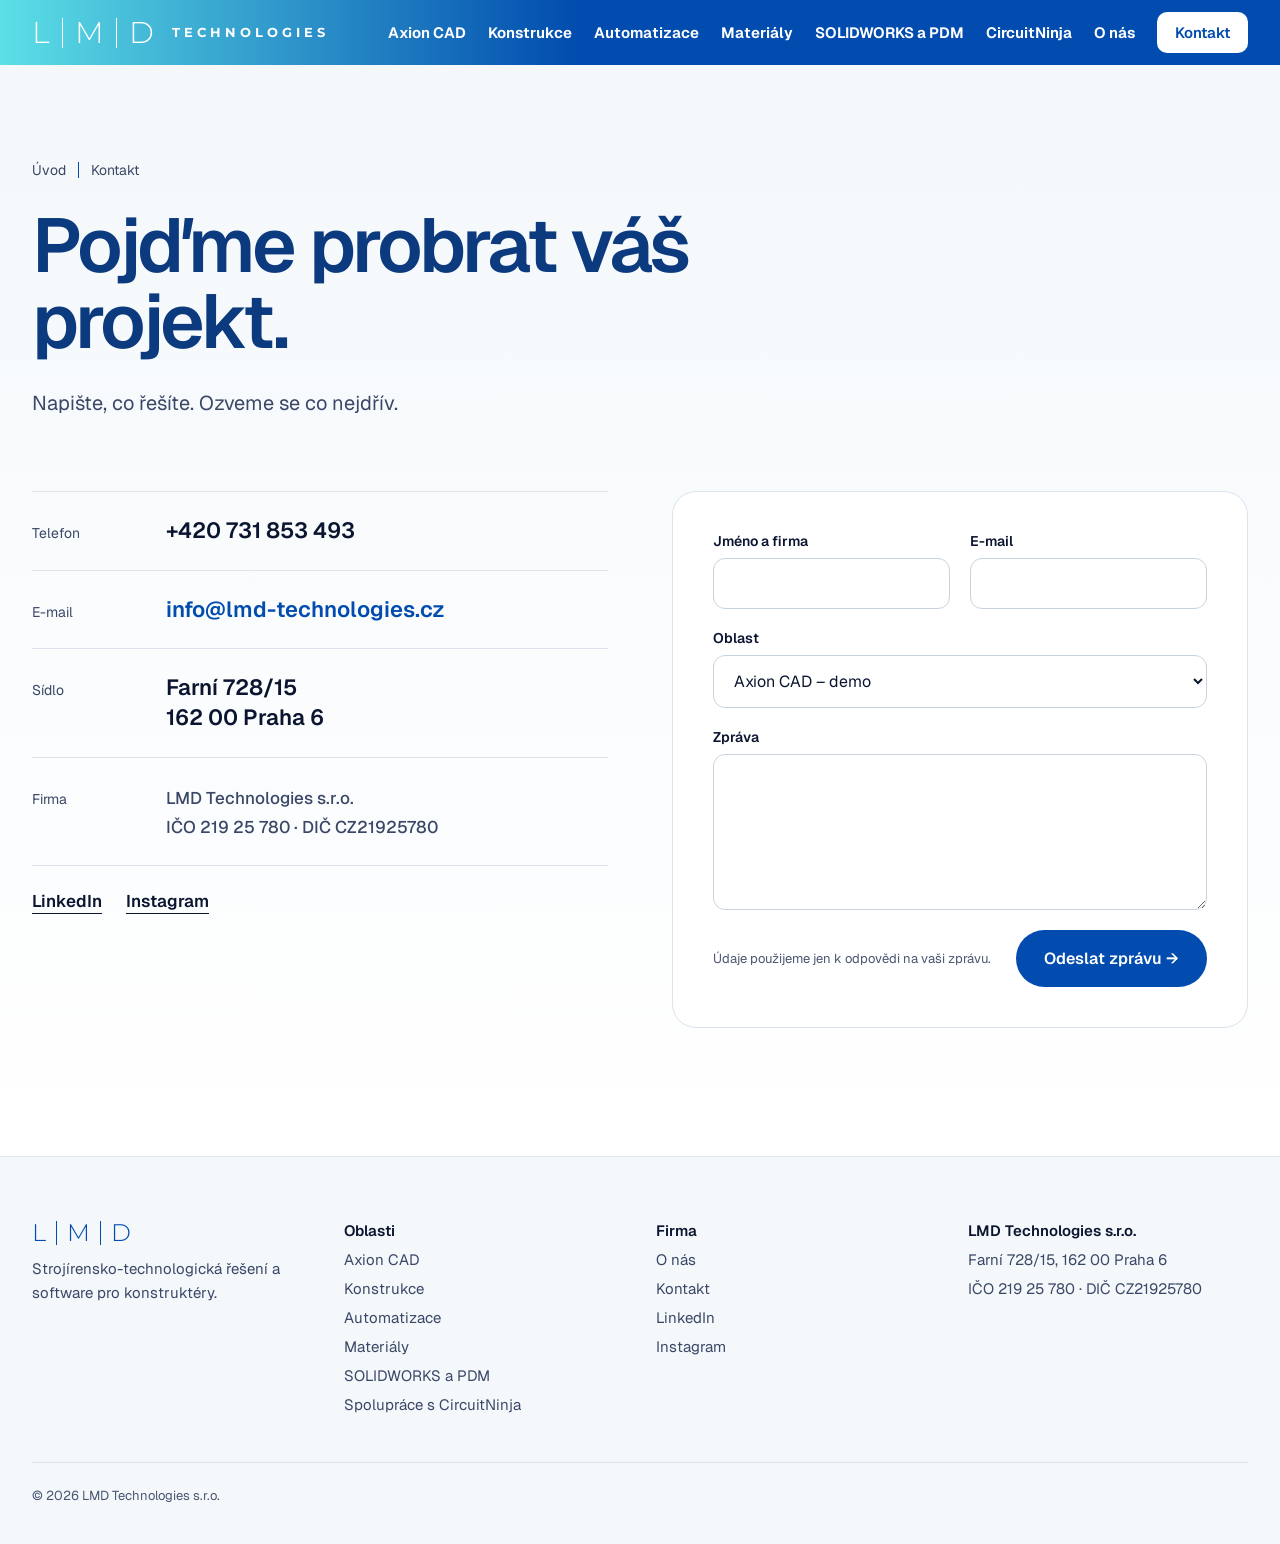
<file: kontakt.html>
<!doctype html>
<html lang="cs">
<head>
<meta charset="utf-8">
<meta name="viewport" content="width=device-width, initial-scale=1">
<title>Kontakt – LMD Technologies</title>
<meta name="description" content="Kontakt – LMD Technologies">
<link rel="preconnect" href="https://fonts.googleapis.com"><link rel="preconnect" href="https://fonts.gstatic.com" crossorigin>
<link rel="stylesheet" href="https://fonts.googleapis.com/css2?family=Geist:wght@400;500;600;700&amp;family=Montserrat:wght@300;400;700&amp;display=swap">
<style>
body{margin:0;background:#FFFFFF}
a{color:#014CAE}a:hover{color:#003A87}
h1,h2,h3,p{text-wrap:pretty}
h1,h2,h3{color:#0B3A7E}
a[style*="border-radius: 999px"]:hover,button[type=submit]:hover{background:#003A87 !important}
</style>
<style>*,*::before,*::after{box-sizing:border-box} img,video{max-width:100%} html{scroll-behavior:smooth}
.menu-btn{display:none;font:600 15px 'Geist',sans-serif;color:#014CAE;background:#fff;border:0;border-radius:10px;padding:10px 16px;cursor:pointer}
@media (max-width:900px){.menu-btn{display:block} .site-links{display:none !important;width:100%;flex-direction:column;align-items:flex-start !important;gap:14px !important;padding:8px 0 12px} .site-links.open{display:flex !important}}
@media (max-width:700px){h1{font-size:44px !important;letter-spacing:-1.5px !important} h2{font-size:36px !important;letter-spacing:-1px !important}}</style>

<link rel="icon" href="favicon.ico" sizes="any">
<link rel="icon" href="favicon.png" type="image/png">
<link rel="apple-touch-icon" href="apple-touch-icon.png">
</head>
<body>
<div style="font-family: 'Geist', 'Segoe UI', sans-serif; color: #0B1530; background: #FFFFFF; min-width: 0">

<header style="background: linear-gradient(90deg, #5CDFE6 0%, #014CAE 45%, #014CAE 100%)">
<nav style="max-width: 1280px; margin: 0 auto; padding: 12px 32px; display: flex; flex-wrap: wrap; align-items: center; justify-content: space-between; gap: 16px" aria-label="Hlavní navigace">
<a href="index.html" aria-label="LMD Technologies – úvod" style="display: flex; align-items: center; text-decoration: none">
<span style="display: flex; align-items: center; gap: 12px; color: #FFFFFF; font-family: 'Montserrat', sans-serif; font-weight: 300; font-size: 30px; line-height: 1"><span>L</span><span style="width: 1px; height: 30px; background: #FFFFFF"></span><span>M</span><span style="width: 1px; height: 30px; background: #FFFFFF"></span><span>D</span><span style="margin-left: 6px; font-weight: 700; font-size: 13px; letter-spacing: 4px">TECHNOLOGIES</span></span>
</a>
<button type="button" class="menu-btn" aria-expanded="false" aria-controls="site-links" onclick="var l=document.getElementById('site-links');var o=l.classList.toggle('open');this.setAttribute('aria-expanded',o)">Menu</button><div id="site-links" class="site-links" style="display: flex; flex-wrap: wrap; align-items: center; gap: 22px; font-size: 15px; font-weight: 650">
<a href="axion.html" style="color: #FFFFFF; text-decoration: none">Axion CAD</a>
<a href="konstrukce.html" style="color: #FFFFFF; text-decoration: none">Konstrukce</a>
<a href="automatizace.html" style="color: #FFFFFF; text-decoration: none">Automatizace</a>
<a href="materialy.html" style="color: #FFFFFF; text-decoration: none">Materiály</a>
<a href="solidworks-pdm.html" style="color: #FFFFFF; text-decoration: none">SOLIDWORKS a PDM</a>
<a href="circuitninja.html" style="color: #FFFFFF; text-decoration: none">CircuitNinja</a>
<a href="o-nas.html" style="color: #FFFFFF; text-decoration: none">O nás</a>
<a href="kontakt.html" style="background: #FFFFFF; color: #014CAE; text-decoration: none; padding: 11px 18px; border-radius: 10px; font-weight: 600">Kontakt</a>
</div>
</nav>
</header>
<section style="background: linear-gradient(180deg, #F4F8FB 0%, #FFFFFF 100%); padding: 96px 32px 128px">
<div style="max-width: 1280px; margin: 0 auto; display: flex; flex-direction: column; gap: 72px">
<div style="display: flex; flex-direction: column; gap: 28px">
<div style="display: flex; align-items: center; gap: 12px; font-size: 14px; color: #3A4766"><a href="index.html" style="color: #3A4766; text-decoration: none">Úvod</a><span style="width: 1px; height: 16px; background: #014CAE"></span><span>Kontakt</span></div>
<h1 style="margin: 0; font-weight: 600; font-size: 76px; line-height: 1; letter-spacing: -3px; max-width: 900px">Pojďme probrat váš projekt.</h1>
<p style="margin: 0; font-size: 20px; line-height: 1.6; color: #3A4766; max-width: 560px">Napište, co řešíte. Ozveme se co nejdřív.</p>
</div>
<div style="display: grid; grid-template-columns: repeat(auto-fit, minmax(min(420px, 100%), 1fr)); gap: 64px; align-items: start">
<div style="display: flex; flex-direction: column; border-top: 1px solid #DCE3EC">
<div style="display: grid; grid-template-columns: 110px minmax(0, 1fr); gap: 24px; padding: 24px 0; border-bottom: 1px solid #DCE3EC; align-items: baseline"><span style="font-size: 14px; color: #3A4766">Telefon</span><span style="font-size: 22px; font-weight: 600; line-height: 1.35"><a href="tel:+420731853493" style="color: #0B1530; text-decoration: none">+420 731 853 493</a></span></div>
<div style="display: grid; grid-template-columns: 110px minmax(0, 1fr); gap: 24px; padding: 24px 0; border-bottom: 1px solid #DCE3EC; align-items: baseline"><span style="font-size: 14px; color: #3A4766">E-mail</span><span style="font-size: 22px; font-weight: 600; line-height: 1.35"><a href="mailto:info@lmd-technologies.cz" style="color: #014CAE; text-decoration: none">info@lmd-technologies.cz</a></span></div>
<div style="display: grid; grid-template-columns: 110px minmax(0, 1fr); gap: 24px; padding: 24px 0; border-bottom: 1px solid #DCE3EC; align-items: baseline"><span style="font-size: 14px; color: #3A4766">Sídlo</span><span style="font-size: 22px; font-weight: 600; line-height: 1.35">Farní 728/15<br>162 00 Praha 6</span></div>
<div style="display: grid; grid-template-columns: 110px minmax(0, 1fr); gap: 24px; padding: 24px 0; border-bottom: 1px solid #DCE3EC; align-items: baseline"><span style="font-size: 14px; color: #3A4766">Firma</span><span style="font-size: 22px; font-weight: 600; line-height: 1.35"><span style="font-size: 17px; font-weight: 500; color: #3A4766">LMD Technologies s.r.o.<br>IČO 219 25 780 · DIČ CZ21925780</span></span></div>
<div style="display: flex; gap: 24px; padding-top: 24px"><a href="https://www.linkedin.com/company/lmd-technologies-s-r-o/" style="color: #0B1530; font-weight: 600; font-size: 17px; text-underline-offset: 6px">LinkedIn</a><a href="https://www.instagram.com/lmd_technologies" style="color: #0B1530; font-weight: 600; font-size: 17px; text-underline-offset: 6px">Instagram</a></div>
</div>
<form id="kontakt-form" action="https://formsubmit.co/info@lmd-technologies.cz" method="post" style="display: flex; flex-direction: column; gap: 20px; background: #FFFFFF; border: 1px solid #DCE3EC; border-radius: 24px; padding: 40px">
<div aria-hidden="true" style="position:absolute;left:-9999px;width:1px;height:1px;overflow:hidden"><label>Web<input type="text" name="_honey" tabindex="-1" autocomplete="off"></label></div><input type="hidden" name="_subject" value="Poptávka z webu lmd-technologies.cz"><input type="hidden" name="_template" value="table"><input type="hidden" name="_captcha" value="false"><input type="hidden" name="_next" value="https://lmd-technologies.cz/kontakt.html?odeslano=1">
<div style="display: grid; grid-template-columns: repeat(auto-fit, minmax(min(220px, 100%), 1fr)); gap: 20px">
<label style="display: flex; flex-direction: column; gap: 8px; font-size: 14px; font-weight: 600">Jméno a firma<input type="text" name="name" autocomplete="name" style="font: inherit; font-weight: 400; font-size: 16px; color: #0B1530; background: #FFFFFF; border: 1px solid #C9D3E0; border-radius: 12px; padding: 14px 16px"></label>
<label style="display: flex; flex-direction: column; gap: 8px; font-size: 14px; font-weight: 600">E-mail<input type="email" name="email" autocomplete="email" required style="font: inherit; font-weight: 400; font-size: 16px; color: #0B1530; background: #FFFFFF; border: 1px solid #C9D3E0; border-radius: 12px; padding: 14px 16px"></label>
</div>
<label style="display: flex; flex-direction: column; gap: 8px; font-size: 14px; font-weight: 600">Oblast<select name="area" style="font: inherit; font-weight: 400; font-size: 16px; color: #0B1530; background: #FFFFFF; border: 1px solid #C9D3E0; border-radius: 12px; padding: 14px 16px"><option>Axion CAD – demo</option><option>Konstrukce a vývoj zařízení</option><option>Výrobní linky a robotizace</option><option>Tepelné zpracování 3D tištěných Al slitin</option><option>SOLIDWORKS a PDM</option><option>CircuitNinja</option><option>Jiné</option></select></label>
<label style="display: flex; flex-direction: column; gap: 8px; font-size: 14px; font-weight: 600">Zpráva<textarea name="msg" rows="6" required minlength="5" style="font: inherit; font-weight: 400; font-size: 16px; color: #0B1530; background: #FFFFFF; border: 1px solid #C9D3E0; border-radius: 12px; padding: 14px 16px; resize: vertical"></textarea></label>
<div style="display: flex; flex-wrap: wrap; align-items: center; justify-content: space-between; gap: 16px">
<span style="font-size: 13px; color: #4A5672; max-width: 320px; line-height: 1.5">Údaje použijeme jen k odpovědi na vaši zprávu.</span>
<button type="submit" style="font: inherit; background: #014CAE; color: #FFFFFF; border: 0; padding: 18px 28px; border-radius: 999px; font-weight: 600; font-size: 16px; cursor: pointer">Odeslat zprávu →</button>
</div>
<p id="kontakt-stav" role="status" aria-live="polite" style="display:none;margin:0;padding:14px 18px;border-radius:12px;font-size:15px;line-height:1.5"></p>
</form>
</div>
</div>
</section>
<footer style="background: #F4F8FB; border-top: 1px solid #DCE3EC; padding: 64px 32px 40px">
<div style="max-width: 1280px; margin: 0 auto; display: flex; flex-direction: column; gap: 48px">
<div style="display: grid; grid-template-columns: repeat(auto-fit, minmax(min(200px, 100%), 1fr)); gap: 32px; font-size: 15px">
<div style="display: flex; flex-direction: column; gap: 12px">
<span style="display: flex; align-items: center; gap: 10px; font-family: 'Montserrat', sans-serif; font-weight: 300; font-size: 24px; color: #014CAE; line-height: 1"><span>L</span><span style="width: 1px; height: 24px; background: #014CAE"></span><span>M</span><span style="width: 1px; height: 24px; background: #014CAE"></span><span>D</span></span>
<span style="color: #3A4766; line-height: 1.6">Strojírensko-technologická řešení a software pro konstruktéry.</span>
</div>
<div style="display: flex; flex-direction: column; gap: 10px">
<span style="font-weight: 600">Oblasti</span>
<a href="axion.html" style="color: #3A4766; text-decoration: none">Axion CAD</a>
<a href="konstrukce.html" style="color: #3A4766; text-decoration: none">Konstrukce</a>
<a href="automatizace.html" style="color: #3A4766; text-decoration: none">Automatizace</a>
<a href="materialy.html" style="color: #3A4766; text-decoration: none">Materiály</a>
<a href="solidworks-pdm.html" style="color: #3A4766; text-decoration: none">SOLIDWORKS a PDM</a>
<a href="circuitninja.html" style="color: #3A4766; text-decoration: none">Spolupráce s CircuitNinja</a>
</div>
<div style="display: flex; flex-direction: column; gap: 10px">
<span style="font-weight: 600">Firma</span>
<a href="o-nas.html" style="color: #3A4766; text-decoration: none">O nás</a>
<a href="kontakt.html" style="color: #3A4766; text-decoration: none">Kontakt</a>
<a href="https://www.linkedin.com/company/lmd-technologies-s-r-o/" style="color: #3A4766; text-decoration: none">LinkedIn</a>
<a href="https://www.instagram.com/lmd_technologies" style="color: #3A4766; text-decoration: none">Instagram</a>
</div>
<div style="display: flex; flex-direction: column; gap: 10px; color: #3A4766">
<span style="font-weight: 600; color: #0B1530">LMD Technologies s.r.o.</span>
<span>Farní 728/15, 162 00 Praha 6</span>
<span>IČO 219 25 780 · DIČ CZ21925780</span>
</div>
</div>
<div style="border-top: 1px solid #DCE3EC; padding-top: 24px; font-size: 13px; color: #4A5672">© 2026 LMD Technologies s.r.o.</div>
</div>
</footer>

</div>
<script>
document.addEventListener('DOMContentLoaded',function(){
var f=document.getElementById('kontakt-form');if(!f)return;
var st=document.getElementById('kontakt-stav'),btn=f.querySelector('button[type=submit]'),bt=btn.textContent;
function show(ok,m){st.style.display='block';st.style.background=ok?'#E6F4EA':'#FDECEC';st.style.color=ok?'#1E5B2E':'#8A1C1C';st.textContent=m;}
var q=new URLSearchParams(location.search).get('odeslano');
if(q==='1')show(true,'Děkujeme, zpráva byla odeslána. Ozveme se co nejdříve.');
else if(q==='0')show(false,'Zprávu se nepodařilo odeslat. Napište nám prosím přímo na info@lmd-technologies.cz.');
f.addEventListener('submit',function(e){
 if(!window.fetch)return;e.preventDefault();
 btn.disabled=true;btn.textContent='Odesílám…';
 var d=new FormData(f);if(d.get('area'))d.set('_subject','Poptávka z webu – '+d.get('area'));
 fetch(f.action.replace('formsubmit.co/','formsubmit.co/ajax/'),{method:'POST',body:d,headers:{'Accept':'application/json'}})
 .then(function(r){return r.json()})
 .then(function(j){var ok=String(j.success)==='true';show(ok,ok?'Děkujeme, zpráva byla odeslána. Ozveme se co nejdříve.':'Zprávu se nepodařilo odeslat. Napište nám prosím přímo na info@lmd-technologies.cz.');if(ok)f.reset();})
 .catch(function(){show(false,'Zprávu se nepodařilo odeslat. Napište nám prosím přímo na info@lmd-technologies.cz.')})
 .finally(function(){btn.disabled=false;btn.textContent=bt;});
});});
</script>
<script src="js/totop.js" defer></script>
</body>
</html>
</file>
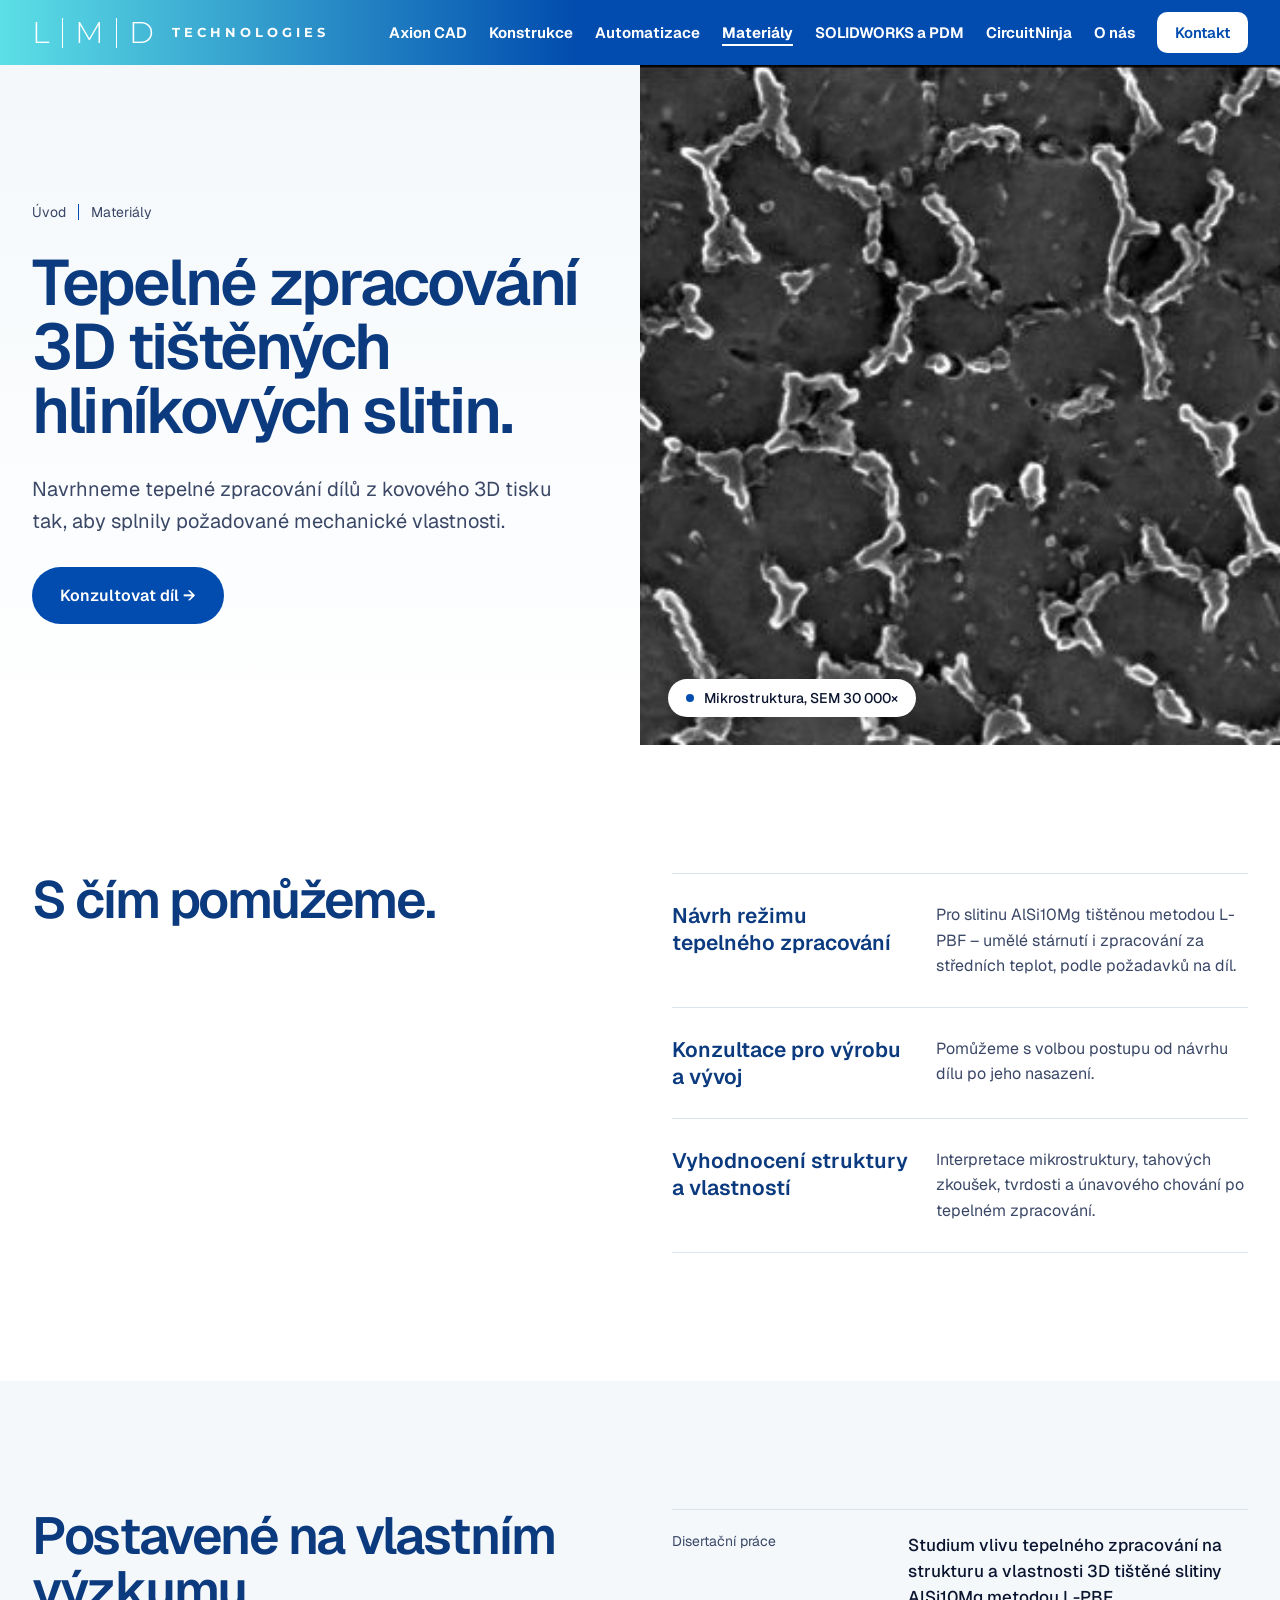
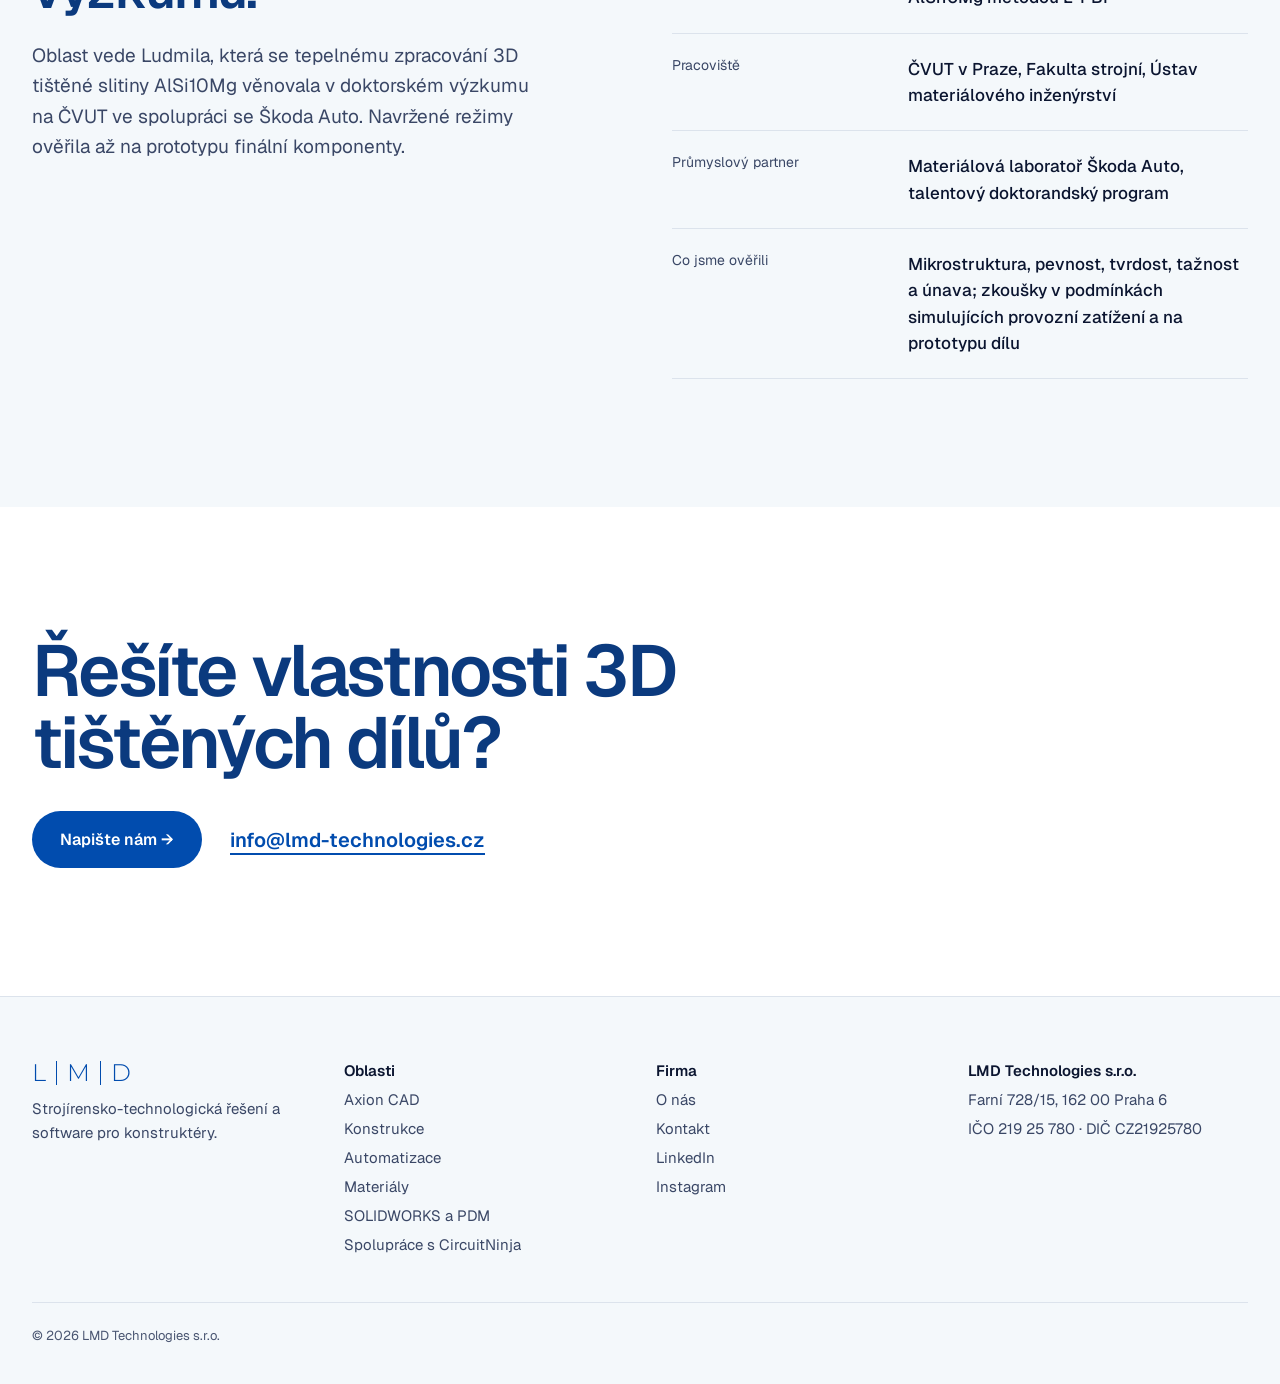
<file: materialy.html>
<!doctype html>
<html lang="cs">
<head>
<meta charset="utf-8">
<meta name="viewport" content="width=device-width, initial-scale=1">
<title>Tepelné zpracování 3D tištěných hliníkových slitin – LMD Technologies</title>
<meta name="description" content="Tepelné zpracování 3D tištěných hliníkových slitin – LMD Technologies">
<link rel="preconnect" href="https://fonts.googleapis.com"><link rel="preconnect" href="https://fonts.gstatic.com" crossorigin>
<link rel="stylesheet" href="https://fonts.googleapis.com/css2?family=Geist:wght@400;500;600;700&amp;family=Montserrat:wght@300;400;700&amp;display=swap">
<style>
body{margin:0;background:#FFFFFF}
a{color:#014CAE}a:hover{color:#003A87}
h1,h2,h3,p{text-wrap:pretty}
h1,h2,h3{color:#0B3A7E}
a[style*="border-radius: 999px"]:hover,button[type=submit]:hover{background:#003A87 !important}
</style>
<style>*,*::before,*::after{box-sizing:border-box} img,video{max-width:100%} html{scroll-behavior:smooth}
.menu-btn{display:none;font:600 15px 'Geist',sans-serif;color:#014CAE;background:#fff;border:0;border-radius:10px;padding:10px 16px;cursor:pointer}
@media (max-width:900px){.menu-btn{display:block} .site-links{display:none !important;width:100%;flex-direction:column;align-items:flex-start !important;gap:14px !important;padding:8px 0 12px} .site-links.open{display:flex !important}}
@media (max-width:700px){h1{font-size:44px !important;letter-spacing:-1.5px !important} h2{font-size:36px !important;letter-spacing:-1px !important}}</style>

<link rel="icon" href="favicon.ico" sizes="any">
<link rel="icon" href="favicon.png" type="image/png">
<link rel="apple-touch-icon" href="apple-touch-icon.png">
</head>
<body>
<div style="font-family: 'Geist', 'Segoe UI', sans-serif; color: #0B1530; background: #FFFFFF; min-width: 0">

<header style="background: linear-gradient(90deg, #5CDFE6 0%, #014CAE 45%, #014CAE 100%)">
<nav style="max-width: 1280px; margin: 0 auto; padding: 12px 32px; display: flex; flex-wrap: wrap; align-items: center; justify-content: space-between; gap: 16px" aria-label="Hlavní navigace">
<a href="index.html" aria-label="LMD Technologies – úvod" style="display: flex; align-items: center; text-decoration: none">
<span style="display: flex; align-items: center; gap: 12px; color: #FFFFFF; font-family: 'Montserrat', sans-serif; font-weight: 300; font-size: 30px; line-height: 1"><span>L</span><span style="width: 1px; height: 30px; background: #FFFFFF"></span><span>M</span><span style="width: 1px; height: 30px; background: #FFFFFF"></span><span>D</span><span style="margin-left: 6px; font-weight: 700; font-size: 13px; letter-spacing: 4px">TECHNOLOGIES</span></span>
</a>
<button type="button" class="menu-btn" aria-expanded="false" aria-controls="site-links" onclick="var l=document.getElementById('site-links');var o=l.classList.toggle('open');this.setAttribute('aria-expanded',o)">Menu</button><div id="site-links" class="site-links" style="display: flex; flex-wrap: wrap; align-items: center; gap: 22px; font-size: 15px; font-weight: 650">
<a href="axion.html" style="color: #FFFFFF; text-decoration: none">Axion CAD</a>
<a href="konstrukce.html" style="color: #FFFFFF; text-decoration: none">Konstrukce</a>
<a href="automatizace.html" style="color: #FFFFFF; text-decoration: none">Automatizace</a>
<a href="materialy.html" aria-current="page" style="color: #FFFFFF; text-decoration: underline; text-underline-offset: 6px; text-decoration-thickness: 2px; font-weight: 700">Materiály</a>
<a href="solidworks-pdm.html" style="color: #FFFFFF; text-decoration: none">SOLIDWORKS a PDM</a>
<a href="circuitninja.html" style="color: #FFFFFF; text-decoration: none">CircuitNinja</a>
<a href="o-nas.html" style="color: #FFFFFF; text-decoration: none">O nás</a>
<a href="kontakt.html" style="background: #FFFFFF; color: #014CAE; text-decoration: none; padding: 11px 18px; border-radius: 10px; font-weight: 600">Kontakt</a>
</div>
</nav>
</header>

<section style="display: grid; grid-template-columns: repeat(auto-fit, minmax(min(560px, 100%), 1fr)); min-height: 680px">
<div style="padding: 96px 56px 80px max(32px, calc((100% - 1280px) / 2 + 32px)); display: flex; flex-direction: column; justify-content: center; gap: 30px; background: linear-gradient(180deg, #F4F8FB 0%, #FFFFFF 100%)">
<div style="display: flex; align-items: center; gap: 12px; font-size: 14px; color: #3A4766"><a href="index.html" style="color: #3A4766; text-decoration: none">Úvod</a><span style="width: 1px; height: 16px; background: #014CAE"></span><span>Materiály</span></div>
<h1 style="margin: 0; font-weight: 600; font-size: 64px; line-height: 1; letter-spacing: -2.4px">Tepelné zpracování 3D tištěných hliníkových slitin.</h1>
<p style="margin: 0; font-size: 20px; line-height: 1.6; color: #3A4766; max-width: 520px">Navrhneme tepelné zpracování dílů z kovového 3D tisku tak, aby splnily požadované mechanické vlastnosti.</p>
<div style="display: flex; flex-wrap: wrap; align-items: center; gap: 28px">
<a href="kontakt.html" style="background: #014CAE; color: #FFFFFF; text-decoration: none; padding: 18px 28px; border-radius: 999px; font-weight: 600; font-size: 16px">Konzultovat díl →</a>
</div>
</div>
<figure style="margin: 0; position: relative; min-height: 520px; overflow: hidden; background: #0B1530">
<img src="img/sem-2.jpg" alt="Mikrostruktura 3D tištěné hliníkové slitiny, SEM" style="position: absolute; inset: 0; width: 100%; height: 100%; object-fit: cover; display: block">
<figcaption style="position: absolute; left: 28px; bottom: 28px; background: #FFFFFF; border-radius: 999px; padding: 10px 18px; font-size: 14px; font-weight: 500; display: flex; align-items: center; gap: 10px"><span style="width: 8px; height: 8px; border-radius: 50%; background: #014CAE"></span>Mikrostruktura, SEM 30 000×</figcaption>
</figure>
</section>

<section style="padding: 128px 32px">
<div style="max-width: 1280px; margin: 0 auto; display: grid; grid-template-columns: repeat(auto-fit, minmax(min(420px, 100%), 1fr)); gap: 64px">
<h2 style="margin: 0; font-weight: 600; font-size: 52px; line-height: 1.04; letter-spacing: -1.8px">S čím pomůžeme.</h2>
<div style="display: flex; flex-direction: column; border-top: 1px solid #DCE3EC">
<div style="display: grid; grid-template-columns: minmax(0, 1fr) minmax(0, 1.3fr); gap: 24px; padding: 28px 0; border-bottom: 1px solid #DCE3EC"><span style="font-weight: 600; font-size: 21px; color: #0B3A7E">Návrh režimu tepelného zpracování</span><span style="font-size: 16px; line-height: 1.6; color: #3A4766">Pro slitinu AlSi10Mg tištěnou metodou L-PBF – umělé stárnutí i zpracování za středních teplot, podle požadavků na díl.</span></div>
<div style="display: grid; grid-template-columns: minmax(0, 1fr) minmax(0, 1.3fr); gap: 24px; padding: 28px 0; border-bottom: 1px solid #DCE3EC"><span style="font-weight: 600; font-size: 21px; color: #0B3A7E">Konzultace pro výrobu a vývoj</span><span style="font-size: 16px; line-height: 1.6; color: #3A4766">Pomůžeme s volbou postupu od návrhu dílu po jeho nasazení.</span></div>
<div style="display: grid; grid-template-columns: minmax(0, 1fr) minmax(0, 1.3fr); gap: 24px; padding: 28px 0; border-bottom: 1px solid #DCE3EC"><span style="font-weight: 600; font-size: 21px; color: #0B3A7E">Vyhodnocení struktury a vlastností</span><span style="font-size: 16px; line-height: 1.6; color: #3A4766">Interpretace mikrostruktury, tahových zkoušek, tvrdosti a únavového chování po tepelném zpracování.</span></div>
</div>
</div>
</section>

<section style="background: #F4F8FB; padding: 128px 32px">
<div style="max-width: 1280px; margin: 0 auto; display: grid; grid-template-columns: repeat(auto-fit, minmax(min(420px, 100%), 1fr)); gap: 64px; align-items: start">
<div style="display: flex; flex-direction: column; gap: 24px">
<h2 style="margin: 0; font-weight: 600; font-size: 52px; line-height: 1.04; letter-spacing: -1.8px">Postavené na vlastním výzkumu.</h2>
<p style="margin: 0; font-size: 19px; line-height: 1.6; color: #3A4766; max-width: 520px">Oblast vede Ludmila, která se tepelnému zpracování 3D tištěné slitiny AlSi10Mg věnovala v doktorském výzkumu na ČVUT ve spolupráci se Škoda Auto. Navržené režimy ověřila až na prototypu finální komponenty.</p>
</div>
<div style="display: flex; flex-direction: column; border-top: 1px solid #DCE3EC">
<div style="display: grid; grid-template-columns: minmax(0, 1fr) minmax(0, 1.6fr); gap: 24px; padding: 22px 0; border-bottom: 1px solid #DCE3EC"><span style="font-size: 14px; color: #3A4766">Disertační práce</span><span style="font-size: 17px; line-height: 1.55; font-weight: 500">Studium vlivu tepelného zpracování na strukturu a vlastnosti 3D tištěné slitiny AlSi10Mg metodou L-PBF</span></div>
<div style="display: grid; grid-template-columns: minmax(0, 1fr) minmax(0, 1.6fr); gap: 24px; padding: 22px 0; border-bottom: 1px solid #DCE3EC"><span style="font-size: 14px; color: #3A4766">Pracoviště</span><span style="font-size: 17px; line-height: 1.55; font-weight: 500">ČVUT v Praze, Fakulta strojní, Ústav materiálového inženýrství</span></div>
<div style="display: grid; grid-template-columns: minmax(0, 1fr) minmax(0, 1.6fr); gap: 24px; padding: 22px 0; border-bottom: 1px solid #DCE3EC"><span style="font-size: 14px; color: #3A4766">Průmyslový partner</span><span style="font-size: 17px; line-height: 1.55; font-weight: 500">Materiálová laboratoř Škoda Auto, talentový doktorandský program</span></div>
<div style="display: grid; grid-template-columns: minmax(0, 1fr) minmax(0, 1.6fr); gap: 24px; padding: 22px 0; border-bottom: 1px solid #DCE3EC"><span style="font-size: 14px; color: #3A4766">Co jsme ověřili</span><span style="font-size: 17px; line-height: 1.55; font-weight: 500">Mikrostruktura, pevnost, tvrdost, tažnost a únava; zkoušky v podmínkách simulujících provozní zatížení a na prototypu dílu</span></div>
</div>
</div>
</section>

<section style="padding: 128px 32px">
<div style="max-width: 1280px; margin: 0 auto; display: flex; flex-direction: column; gap: 32px">
<h2 style="margin: 0; font-weight: 600; font-size: 72px; line-height: 1; letter-spacing: -2.6px; max-width: 900px">Řešíte vlastnosti 3D tištěných dílů?</h2>
<div style="display: flex; flex-wrap: wrap; align-items: center; gap: 28px">
<a href="kontakt.html" style="background: #014CAE; color: #FFFFFF; text-decoration: none; padding: 18px 28px; border-radius: 999px; font-weight: 600; font-size: 16px">Napište nám →</a>
<a href="mailto:info@lmd-technologies.cz" style="color: #014CAE; font-weight: 600; font-size: 20px; text-underline-offset: 6px">info@lmd-technologies.cz</a>
</div>
</div>
</section>

<footer style="background: #F4F8FB; border-top: 1px solid #DCE3EC; padding: 64px 32px 40px">
<div style="max-width: 1280px; margin: 0 auto; display: flex; flex-direction: column; gap: 48px">
<div style="display: grid; grid-template-columns: repeat(auto-fit, minmax(min(200px, 100%), 1fr)); gap: 32px; font-size: 15px">
<div style="display: flex; flex-direction: column; gap: 12px">
<span style="display: flex; align-items: center; gap: 10px; font-family: 'Montserrat', sans-serif; font-weight: 300; font-size: 24px; color: #014CAE; line-height: 1"><span>L</span><span style="width: 1px; height: 24px; background: #014CAE"></span><span>M</span><span style="width: 1px; height: 24px; background: #014CAE"></span><span>D</span></span>
<span style="color: #3A4766; line-height: 1.6">Strojírensko-technologická řešení a software pro konstruktéry.</span>
</div>
<div style="display: flex; flex-direction: column; gap: 10px">
<span style="font-weight: 600">Oblasti</span>
<a href="axion.html" style="color: #3A4766; text-decoration: none">Axion CAD</a>
<a href="konstrukce.html" style="color: #3A4766; text-decoration: none">Konstrukce</a>
<a href="automatizace.html" style="color: #3A4766; text-decoration: none">Automatizace</a>
<a href="materialy.html" style="color: #3A4766; text-decoration: none">Materiály</a>
<a href="solidworks-pdm.html" style="color: #3A4766; text-decoration: none">SOLIDWORKS a PDM</a>
<a href="circuitninja.html" style="color: #3A4766; text-decoration: none">Spolupráce s CircuitNinja</a>
</div>
<div style="display: flex; flex-direction: column; gap: 10px">
<span style="font-weight: 600">Firma</span>
<a href="o-nas.html" style="color: #3A4766; text-decoration: none">O nás</a>
<a href="kontakt.html" style="color: #3A4766; text-decoration: none">Kontakt</a>
<a href="https://www.linkedin.com/company/lmd-technologies-s-r-o/" style="color: #3A4766; text-decoration: none">LinkedIn</a>
<a href="https://www.instagram.com/lmd_technologies" style="color: #3A4766; text-decoration: none">Instagram</a>
</div>
<div style="display: flex; flex-direction: column; gap: 10px; color: #3A4766">
<span style="font-weight: 600; color: #0B1530">LMD Technologies s.r.o.</span>
<span>Farní 728/15, 162 00 Praha 6</span>
<span>IČO 219 25 780 · DIČ CZ21925780</span>
</div>
</div>
<div style="border-top: 1px solid #DCE3EC; padding-top: 24px; font-size: 13px; color: #4A5672">© 2026 LMD Technologies s.r.o.</div>
</div>
</footer>

</div>

<script src="js/totop.js" defer></script>
</body>
</html>
</file>
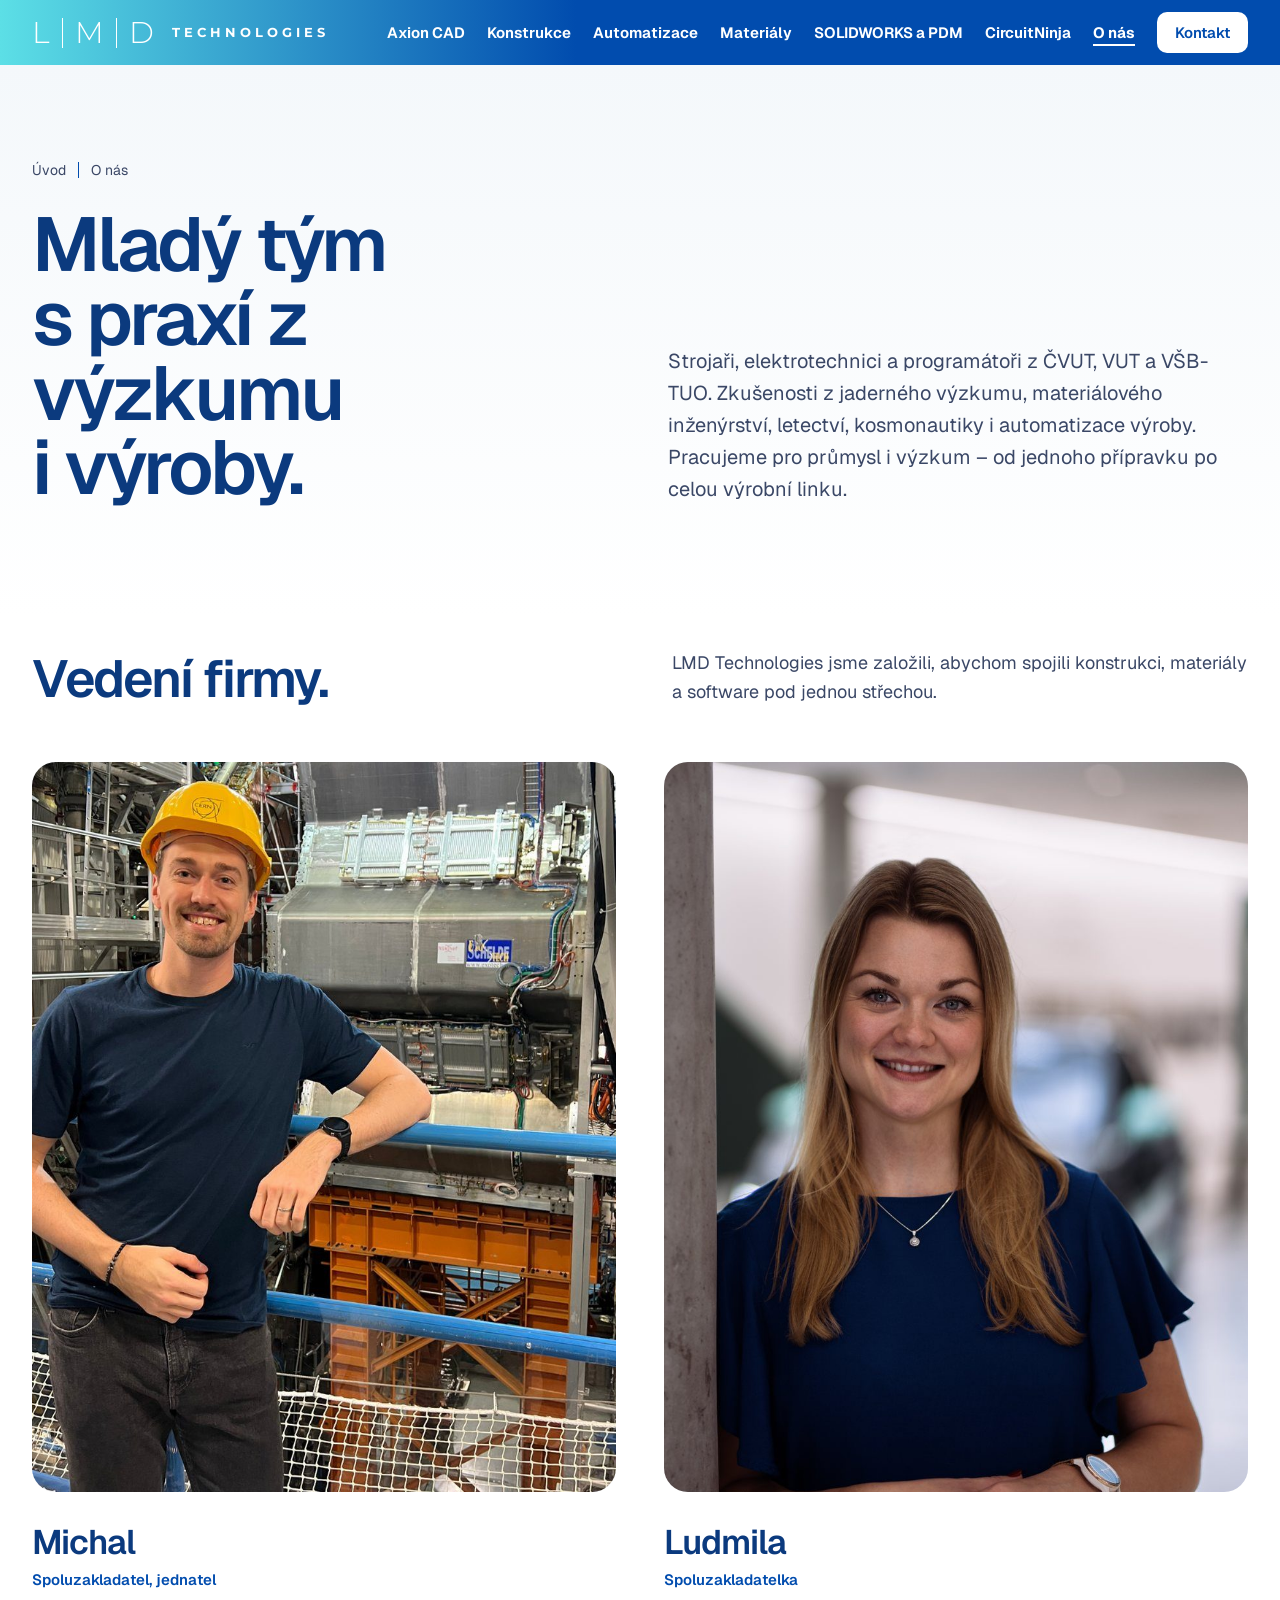
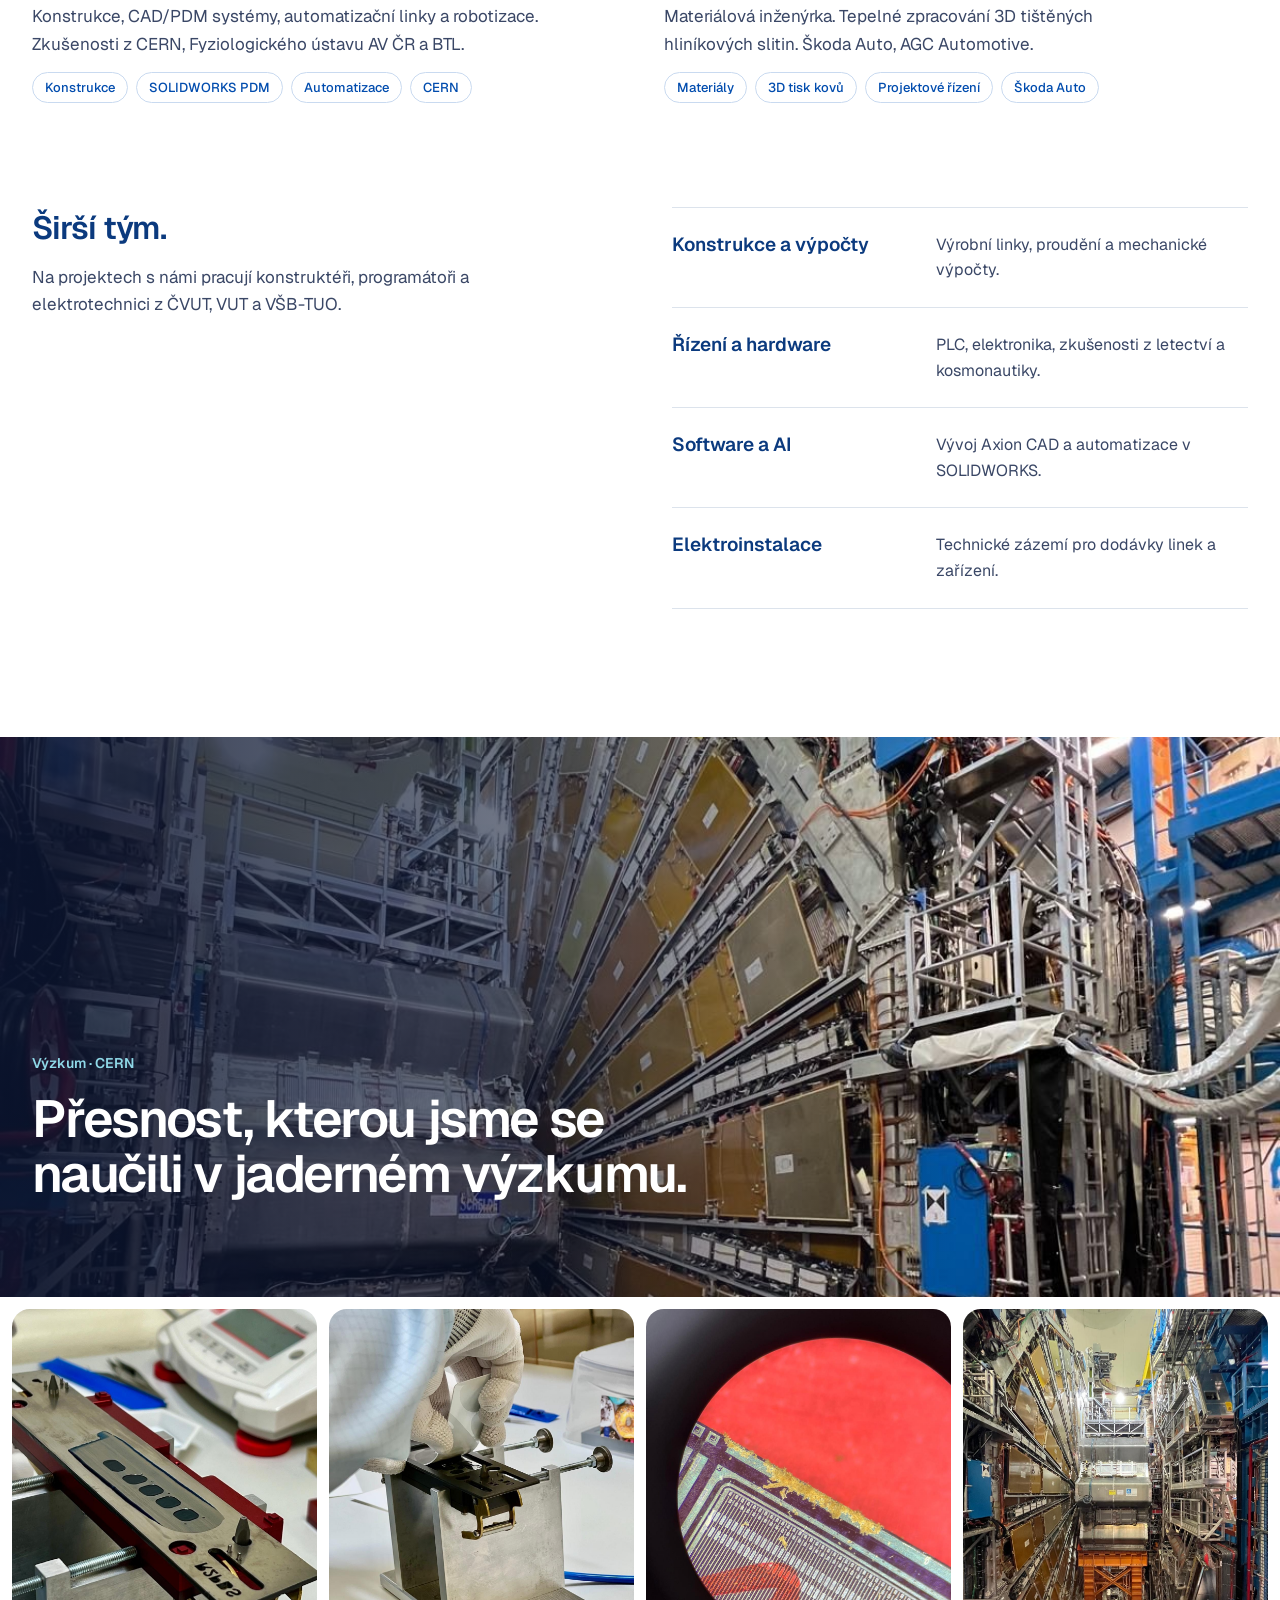
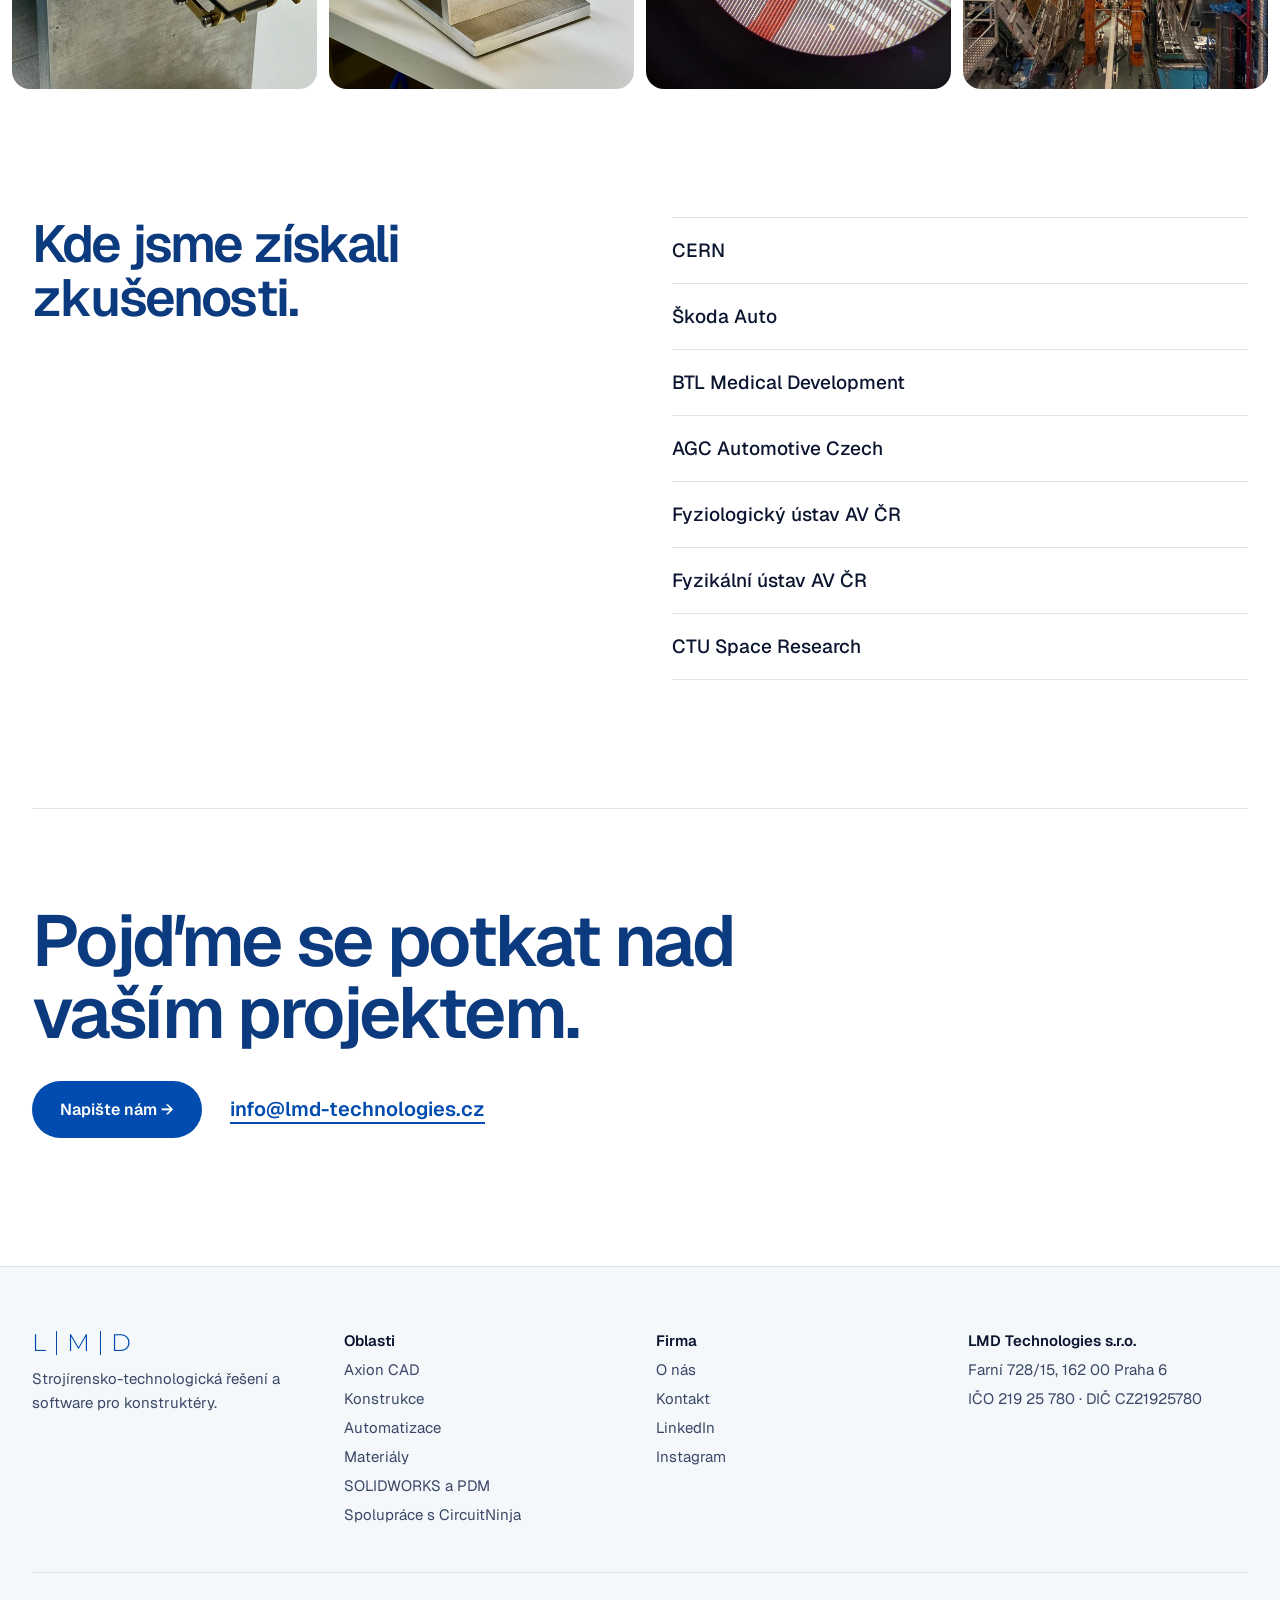
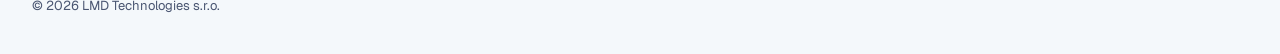
<file: o-nas.html>
<!doctype html>
<html lang="cs">
<head>
<meta charset="utf-8">
<meta name="viewport" content="width=device-width, initial-scale=1">
<title>O nás – LMD Technologies</title>
<meta name="description" content="O nás – LMD Technologies">
<link rel="preconnect" href="https://fonts.googleapis.com"><link rel="preconnect" href="https://fonts.gstatic.com" crossorigin>
<link rel="stylesheet" href="https://fonts.googleapis.com/css2?family=Geist:wght@400;500;600;700&amp;family=Montserrat:wght@300;400;700&amp;display=swap">
<style>
body{margin:0;background:#FFFFFF}
a{color:#014CAE}a:hover{color:#003A87}
h1,h2,h3,p{text-wrap:pretty}
h1,h2,h3{color:#0B3A7E}
a[style*="border-radius: 999px"]:hover,button[type=submit]:hover{background:#003A87 !important}
</style>
<style>*,*::before,*::after{box-sizing:border-box} img,video{max-width:100%} html{scroll-behavior:smooth}
.menu-btn{display:none;font:600 15px 'Geist',sans-serif;color:#014CAE;background:#fff;border:0;border-radius:10px;padding:10px 16px;cursor:pointer}
@media (max-width:900px){.menu-btn{display:block} .site-links{display:none !important;width:100%;flex-direction:column;align-items:flex-start !important;gap:14px !important;padding:8px 0 12px} .site-links.open{display:flex !important}}
@media (max-width:700px){h1{font-size:44px !important;letter-spacing:-1.5px !important} h2{font-size:36px !important;letter-spacing:-1px !important}}</style>

<link rel="icon" href="favicon.ico" sizes="any">
<link rel="icon" href="favicon.png" type="image/png">
<link rel="apple-touch-icon" href="apple-touch-icon.png">
</head>
<body>
<div style="font-family: 'Geist', 'Segoe UI', sans-serif; color: #0B1530; background: #FFFFFF; min-width: 0">

<header style="background: linear-gradient(90deg, #5CDFE6 0%, #014CAE 45%, #014CAE 100%)">
<nav style="max-width: 1280px; margin: 0 auto; padding: 12px 32px; display: flex; flex-wrap: wrap; align-items: center; justify-content: space-between; gap: 16px" aria-label="Hlavní navigace">
<a href="index.html" aria-label="LMD Technologies – úvod" style="display: flex; align-items: center; text-decoration: none">
<span style="display: flex; align-items: center; gap: 12px; color: #FFFFFF; font-family: 'Montserrat', sans-serif; font-weight: 300; font-size: 30px; line-height: 1"><span>L</span><span style="width: 1px; height: 30px; background: #FFFFFF"></span><span>M</span><span style="width: 1px; height: 30px; background: #FFFFFF"></span><span>D</span><span style="margin-left: 6px; font-weight: 700; font-size: 13px; letter-spacing: 4px">TECHNOLOGIES</span></span>
</a>
<button type="button" class="menu-btn" aria-expanded="false" aria-controls="site-links" onclick="var l=document.getElementById('site-links');var o=l.classList.toggle('open');this.setAttribute('aria-expanded',o)">Menu</button><div id="site-links" class="site-links" style="display: flex; flex-wrap: wrap; align-items: center; gap: 22px; font-size: 15px; font-weight: 650">
<a href="axion.html" style="color: #FFFFFF; text-decoration: none">Axion CAD</a>
<a href="konstrukce.html" style="color: #FFFFFF; text-decoration: none">Konstrukce</a>
<a href="automatizace.html" style="color: #FFFFFF; text-decoration: none">Automatizace</a>
<a href="materialy.html" style="color: #FFFFFF; text-decoration: none">Materiály</a>
<a href="solidworks-pdm.html" style="color: #FFFFFF; text-decoration: none">SOLIDWORKS a PDM</a>
<a href="circuitninja.html" style="color: #FFFFFF; text-decoration: none">CircuitNinja</a>
<a href="o-nas.html" aria-current="page" style="color: #FFFFFF; text-decoration: underline; text-underline-offset: 6px; text-decoration-thickness: 2px; font-weight: 700">O nás</a>
<a href="kontakt.html" style="background: #FFFFFF; color: #014CAE; text-decoration: none; padding: 11px 18px; border-radius: 10px; font-weight: 600">Kontakt</a>
</div>
</nav>
</header>

<section style="padding: 96px 32px 112px; background: linear-gradient(180deg, #F4F8FB 0%, #FFFFFF 100%)">
<div style="max-width: 1280px; margin: 0 auto; display: grid; grid-template-columns: repeat(auto-fit, minmax(min(480px, 100%), 1fr)); gap: 56px; align-items: end">
<div style="display: flex; flex-direction: column; gap: 28px">
<div style="display: flex; align-items: center; gap: 12px; font-size: 14px; color: #3A4766"><a href="index.html" style="color: #3A4766; text-decoration: none">Úvod</a><span style="width: 1px; height: 16px; background: #014CAE"></span><span>O nás</span></div>
<h1 style="margin: 0; font-weight: 600; font-size: 76px; line-height: 0.98; letter-spacing: -3px">Mladý tým<br>s praxí z výzkumu<br>i výroby.</h1>
</div>
<p style="margin: 0; font-size: 20px; line-height: 1.6; color: #3A4766">Strojaři, elektrotechnici a programátoři z ČVUT, VUT a VŠB-TUO. Zkušenosti z jaderného výzkumu, materiálového inženýrství, letectví, kosmonautiky i automatizace výroby. Pracujeme pro průmysl i výzkum – od jednoho přípravku po celou výrobní linku.</p>
</div>
</section>

<section style="padding: 32px 32px 128px">
<div style="max-width: 1280px; margin: 0 auto; display: flex; flex-direction: column; gap: 56px">
<div style="display: grid; grid-template-columns: repeat(auto-fit, minmax(min(420px, 100%), 1fr)); gap: 32px 64px; align-items: end">
<h2 style="margin: 0; font-weight: 600; font-size: 52px; line-height: 1.04; letter-spacing: -1.8px">Vedení firmy.</h2>
<p style="margin: 0; font-size: 18px; line-height: 1.6; color: #3A4766">LMD Technologies jsme založili, abychom spojili konstrukci, materiály a software pod jednou střechou.</p>
</div>
<div style="display: grid; grid-template-columns: repeat(auto-fit, minmax(min(440px, 100%), 1fr)); gap: 48px">
<figure style="margin: 0; display: flex; flex-direction: column; gap: 28px">
<div style="aspect-ratio: 4 / 5; border-radius: 24px; overflow: hidden; background: #F4F8FB"><img src="img/michal.jpg" alt="Michal v CERN" style="width: 100%; height: 100%; object-fit: cover; object-position: 30% 0; display: block"></div>
<figcaption style="display: flex; flex-direction: column; gap: 14px">
<div style="display: flex; flex-direction: column; gap: 6px"><h3 style="margin: 0; font-weight: 600; font-size: 34px; letter-spacing: -1px">Michal</h3><span style="font-size: 15px; color: #014CAE; font-weight: 600">Spoluzakladatel, jednatel</span></div>
<p style="margin: 0; font-size: 17px; line-height: 1.6; color: #3A4766; max-width: 520px">Konstrukce, CAD/PDM systémy, automatizační linky a robotizace. Zkušenosti z CERN, Fyziologického ústavu AV ČR a BTL.</p>
<div style="display: flex; flex-wrap: wrap; gap: 8px"><span style="font-size: 13px; font-weight: 500; color: #014CAE; border: 1px solid #C9DAF0; border-radius: 999px; padding: 6px 12px">Konstrukce</span><span style="font-size: 13px; font-weight: 500; color: #014CAE; border: 1px solid #C9DAF0; border-radius: 999px; padding: 6px 12px">SOLIDWORKS PDM</span><span style="font-size: 13px; font-weight: 500; color: #014CAE; border: 1px solid #C9DAF0; border-radius: 999px; padding: 6px 12px">Automatizace</span><span style="font-size: 13px; font-weight: 500; color: #014CAE; border: 1px solid #C9DAF0; border-radius: 999px; padding: 6px 12px">CERN</span></div>
</figcaption>
</figure>
<figure style="margin: 0; display: flex; flex-direction: column; gap: 28px">
<div style="aspect-ratio: 4 / 5; border-radius: 24px; overflow: hidden; background: #F4F8FB"><img src="img/ludmila.jpg" alt="Ludmila" style="width: 100%; height: 100%; object-fit: cover; object-position: 50% 20%; display: block"></div>
<figcaption style="display: flex; flex-direction: column; gap: 14px">
<div style="display: flex; flex-direction: column; gap: 6px"><h3 style="margin: 0; font-weight: 600; font-size: 34px; letter-spacing: -1px">Ludmila</h3><span style="font-size: 15px; color: #014CAE; font-weight: 600">Spoluzakladatelka</span></div>
<p style="margin: 0; font-size: 17px; line-height: 1.6; color: #3A4766; max-width: 520px">Materiálová inženýrka. Tepelné zpracování 3D tištěných hliníkových slitin. Škoda Auto, AGC Automotive.</p>
<div style="display: flex; flex-wrap: wrap; gap: 8px"><span style="font-size: 13px; font-weight: 500; color: #014CAE; border: 1px solid #C9DAF0; border-radius: 999px; padding: 6px 12px">Materiály</span><span style="font-size: 13px; font-weight: 500; color: #014CAE; border: 1px solid #C9DAF0; border-radius: 999px; padding: 6px 12px">3D tisk kovů</span><span style="font-size: 13px; font-weight: 500; color: #014CAE; border: 1px solid #C9DAF0; border-radius: 999px; padding: 6px 12px">Projektové řízení</span><span style="font-size: 13px; font-weight: 500; color: #014CAE; border: 1px solid #C9DAF0; border-radius: 999px; padding: 6px 12px">Škoda Auto</span></div>
</figcaption>
</figure>
</div>
<div style="display: grid; grid-template-columns: repeat(auto-fit, minmax(min(420px, 100%), 1fr)); gap: 32px 64px; padding-top: 48px">
<div style="display: flex; flex-direction: column; gap: 16px">
<h3 style="margin: 0; font-weight: 600; font-size: 32px; letter-spacing: -1px">Širší tým.</h3>
<p style="margin: 0; font-size: 17px; line-height: 1.6; color: #3A4766; max-width: 440px">Na projektech s námi pracují konstruktéři, programátoři a elektrotechnici z ČVUT, VUT a VŠB-TUO.</p>
</div>
<div style="display: flex; flex-direction: column; border-top: 1px solid #DCE3EC">
<div style="display: grid; grid-template-columns: minmax(0, 1fr) minmax(0, 1.3fr); gap: 24px; padding: 24px 0; border-bottom: 1px solid #DCE3EC"><span style="font-weight: 600; font-size: 19px; color: #0B3A7E">Konstrukce a výpočty</span><span style="font-size: 16px; line-height: 1.6; color: #3A4766">Výrobní linky, proudění a mechanické výpočty.</span></div>
<div style="display: grid; grid-template-columns: minmax(0, 1fr) minmax(0, 1.3fr); gap: 24px; padding: 24px 0; border-bottom: 1px solid #DCE3EC"><span style="font-weight: 600; font-size: 19px; color: #0B3A7E">Řízení a hardware</span><span style="font-size: 16px; line-height: 1.6; color: #3A4766">PLC, elektronika, zkušenosti z letectví a kosmonautiky.</span></div>
<div style="display: grid; grid-template-columns: minmax(0, 1fr) minmax(0, 1.3fr); gap: 24px; padding: 24px 0; border-bottom: 1px solid #DCE3EC"><span style="font-weight: 600; font-size: 19px; color: #0B3A7E">Software a AI</span><span style="font-size: 16px; line-height: 1.6; color: #3A4766">Vývoj Axion CAD a automatizace v SOLIDWORKS.</span></div>
<div style="display: grid; grid-template-columns: minmax(0, 1fr) minmax(0, 1.3fr); gap: 24px; padding: 24px 0; border-bottom: 1px solid #DCE3EC"><span style="font-weight: 600; font-size: 19px; color: #0B3A7E">Elektroinstalace</span><span style="font-size: 16px; line-height: 1.6; color: #3A4766">Technické zázemí pro dodávky linek a zařízení.</span></div>
</div>
</div>
</div>
</section>

<section style="position: relative; min-height: 560px; overflow: hidden; display: flex; align-items: flex-end">
<img src="img/cern-2.jpg" alt="Detektor v CERN" style="position: absolute; inset: 0; width: 100%; height: 100%; object-fit: cover; object-position: center 40%; display: block">
<div style="position: absolute; inset: 0; background: linear-gradient(90deg, rgba(11,21,48,0.88) 0%, rgba(11,21,48,0.55) 45%, rgba(11,21,48,0) 75%)"></div>
<div style="position: relative; width: 100%; max-width: 1280px; margin: 0 auto; padding: 96px 32px; box-sizing: border-box; color: #FFFFFF; display: flex; flex-direction: column; gap: 20px">
<span style="font-size: 14px; font-weight: 600; color: #8FD9E8">Výzkum · CERN</span>
<h2 style="margin: 0; font-weight: 600; font-size: 52px; line-height: 1.04; letter-spacing: -1.6px; max-width: 660px; color: #FFFFFF">Přesnost, kterou jsme se naučili v jaderném výzkumu.</h2>
</div>
</section>
<section style="padding: 12px 12px 0">
<div style="display: grid; grid-template-columns: repeat(auto-fit, minmax(min(260px, 100%), 1fr)); gap: 12px">
<div style="border-radius: 18px; overflow: hidden; height: 380px"><img src="img/pripravek-2.jpg" alt="Přesný přípravek v laboratoři" style="width: 100%; height: 100%; object-fit: cover; display: block"></div>
<div style="border-radius: 18px; overflow: hidden; height: 380px"><img src="img/pripravek-1.jpg" alt="Práce s přípravkem v čistém prostředí" style="width: 100%; height: 100%; object-fit: cover; display: block"></div>
<div style="border-radius: 18px; overflow: hidden; height: 380px"><img src="img/mikroskop.jpg" alt="Detail čipu pod mikroskopem" style="width: 100%; height: 100%; object-fit: cover; display: block"></div>
<div style="border-radius: 18px; overflow: hidden; height: 380px"><img src="img/cern-1.jpg" alt="Detektor v CERN" style="width: 100%; height: 100%; object-fit: cover; display: block"></div>
</div>
</section>

<section style="padding: 128px 32px">
<div style="max-width: 1280px; margin: 0 auto; display: grid; grid-template-columns: repeat(auto-fit, minmax(min(420px, 100%), 1fr)); gap: 64px">
<h2 style="margin: 0; font-weight: 600; font-size: 52px; line-height: 1.04; letter-spacing: -1.8px">Kde jsme získali zkušenosti.</h2>
<div style="display: flex; flex-direction: column; border-top: 1px solid #DCE3EC; font-size: 19px; font-weight: 500">
<span style="padding: 20px 0; border-bottom: 1px solid #DCE3EC">CERN</span>
<span style="padding: 20px 0; border-bottom: 1px solid #DCE3EC">Škoda Auto</span>
<span style="padding: 20px 0; border-bottom: 1px solid #DCE3EC">BTL Medical Development</span>
<span style="padding: 20px 0; border-bottom: 1px solid #DCE3EC">AGC Automotive Czech</span>
<span style="padding: 20px 0; border-bottom: 1px solid #DCE3EC">Fyziologický ústav AV ČR</span>
<span style="padding: 20px 0; border-bottom: 1px solid #DCE3EC">Fyzikální ústav AV ČR</span>
<span style="padding: 20px 0; border-bottom: 1px solid #DCE3EC">CTU Space Research</span>
</div>
</div>
</section>

<section style="padding: 0 32px 128px">
<div style="max-width: 1280px; margin: 0 auto; display: flex; flex-direction: column; gap: 32px; border-top: 1px solid #DCE3EC; padding-top: 96px">
<h2 style="margin: 0; font-weight: 600; font-size: 72px; line-height: 1; letter-spacing: -2.6px; max-width: 900px">Pojďme se potkat nad vaším projektem.</h2>
<div style="display: flex; flex-wrap: wrap; align-items: center; gap: 28px">
<a href="kontakt.html" style="background: #014CAE; color: #FFFFFF; text-decoration: none; padding: 18px 28px; border-radius: 999px; font-weight: 600; font-size: 16px">Napište nám →</a>
<a href="mailto:info@lmd-technologies.cz" style="color: #014CAE; font-weight: 600; font-size: 20px; text-underline-offset: 6px">info@lmd-technologies.cz</a>
</div>
</div>
</section>

<footer style="background: #F4F8FB; border-top: 1px solid #DCE3EC; padding: 64px 32px 40px">
<div style="max-width: 1280px; margin: 0 auto; display: flex; flex-direction: column; gap: 48px">
<div style="display: grid; grid-template-columns: repeat(auto-fit, minmax(min(200px, 100%), 1fr)); gap: 32px; font-size: 15px">
<div style="display: flex; flex-direction: column; gap: 12px">
<span style="display: flex; align-items: center; gap: 10px; font-family: 'Montserrat', sans-serif; font-weight: 300; font-size: 24px; color: #014CAE; line-height: 1"><span>L</span><span style="width: 1px; height: 24px; background: #014CAE"></span><span>M</span><span style="width: 1px; height: 24px; background: #014CAE"></span><span>D</span></span>
<span style="color: #3A4766; line-height: 1.6">Strojírensko-technologická řešení a software pro konstruktéry.</span>
</div>
<div style="display: flex; flex-direction: column; gap: 10px">
<span style="font-weight: 600">Oblasti</span>
<a href="axion.html" style="color: #3A4766; text-decoration: none">Axion CAD</a>
<a href="konstrukce.html" style="color: #3A4766; text-decoration: none">Konstrukce</a>
<a href="automatizace.html" style="color: #3A4766; text-decoration: none">Automatizace</a>
<a href="materialy.html" style="color: #3A4766; text-decoration: none">Materiály</a>
<a href="solidworks-pdm.html" style="color: #3A4766; text-decoration: none">SOLIDWORKS a PDM</a>
<a href="circuitninja.html" style="color: #3A4766; text-decoration: none">Spolupráce s CircuitNinja</a>
</div>
<div style="display: flex; flex-direction: column; gap: 10px">
<span style="font-weight: 600">Firma</span>
<a href="o-nas.html" style="color: #3A4766; text-decoration: none">O nás</a>
<a href="kontakt.html" style="color: #3A4766; text-decoration: none">Kontakt</a>
<a href="https://www.linkedin.com/company/lmd-technologies-s-r-o/" style="color: #3A4766; text-decoration: none">LinkedIn</a>
<a href="https://www.instagram.com/lmd_technologies" style="color: #3A4766; text-decoration: none">Instagram</a>
</div>
<div style="display: flex; flex-direction: column; gap: 10px; color: #3A4766">
<span style="font-weight: 600; color: #0B1530">LMD Technologies s.r.o.</span>
<span>Farní 728/15, 162 00 Praha 6</span>
<span>IČO 219 25 780 · DIČ CZ21925780</span>
</div>
</div>
<div style="border-top: 1px solid #DCE3EC; padding-top: 24px; font-size: 13px; color: #4A5672">© 2026 LMD Technologies s.r.o.</div>
</div>
</footer>

</div>

<script src="js/totop.js" defer></script>
</body>
</html>
</file>
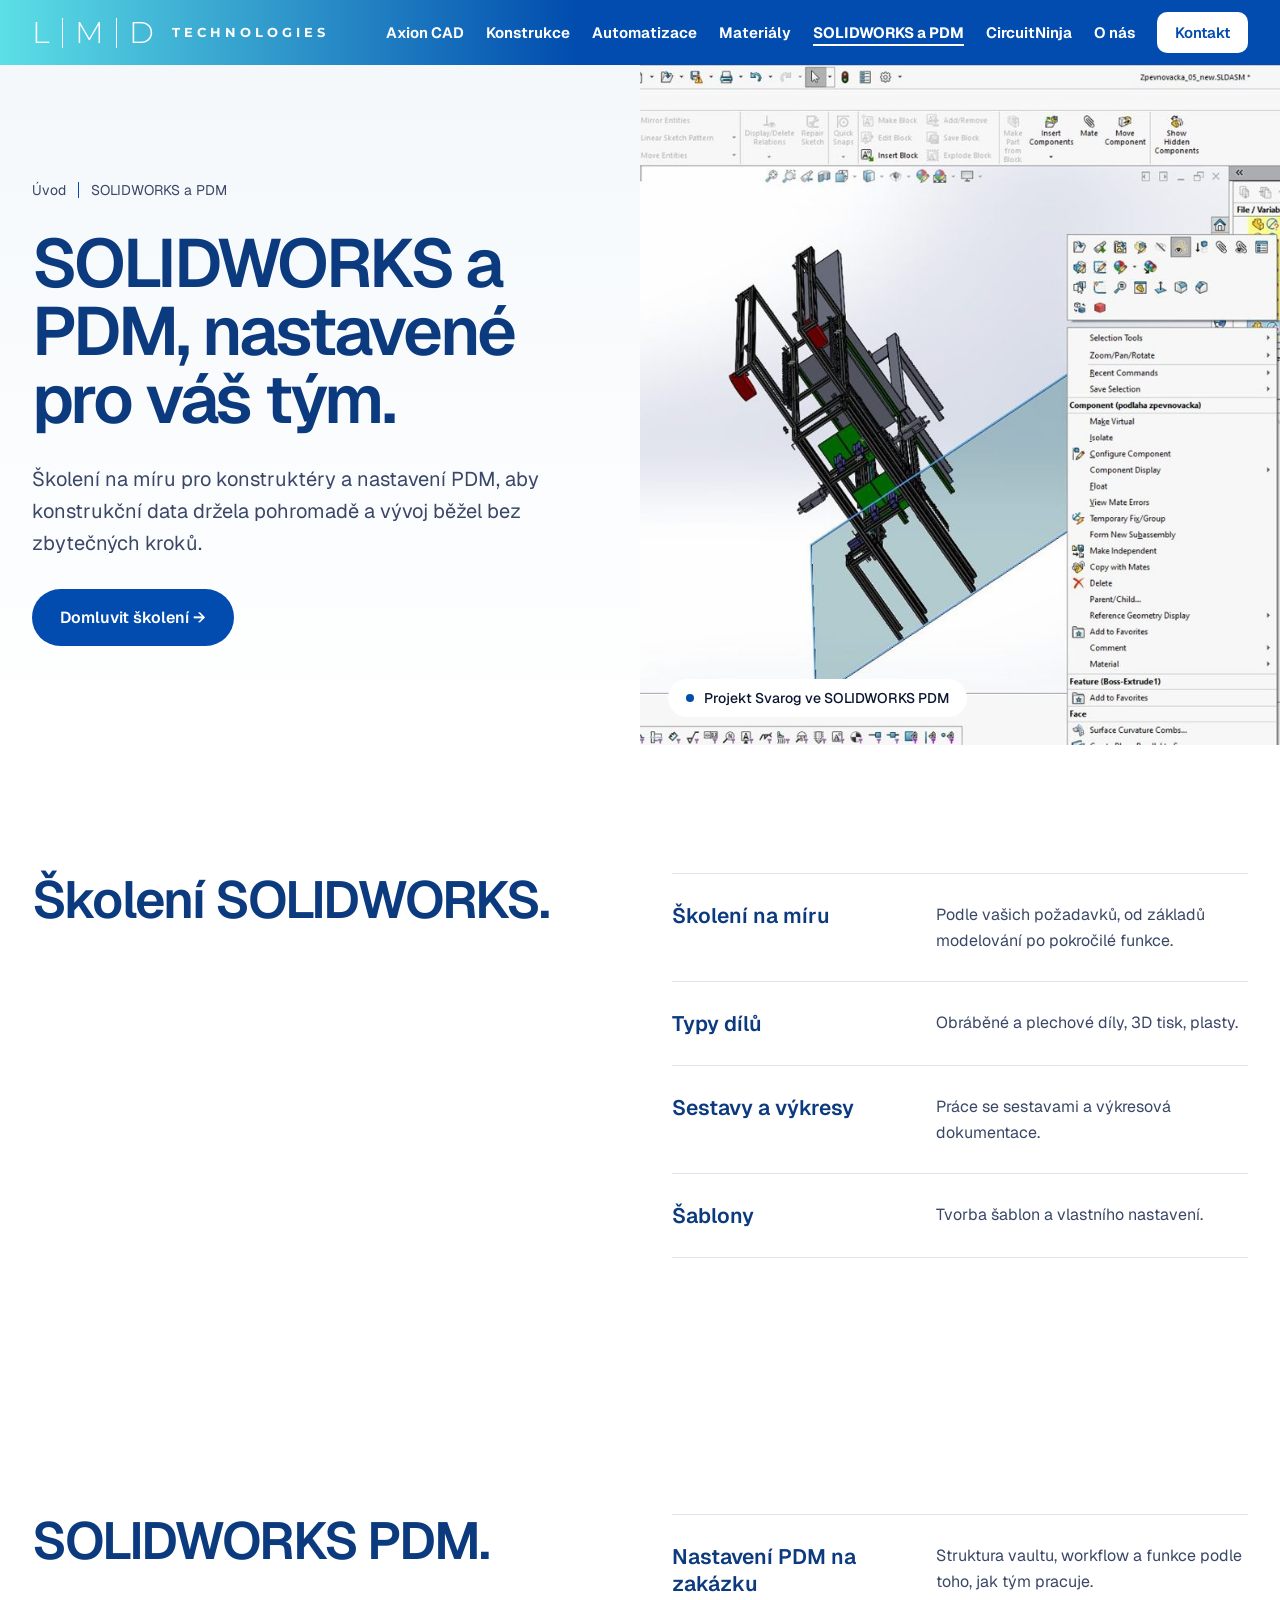
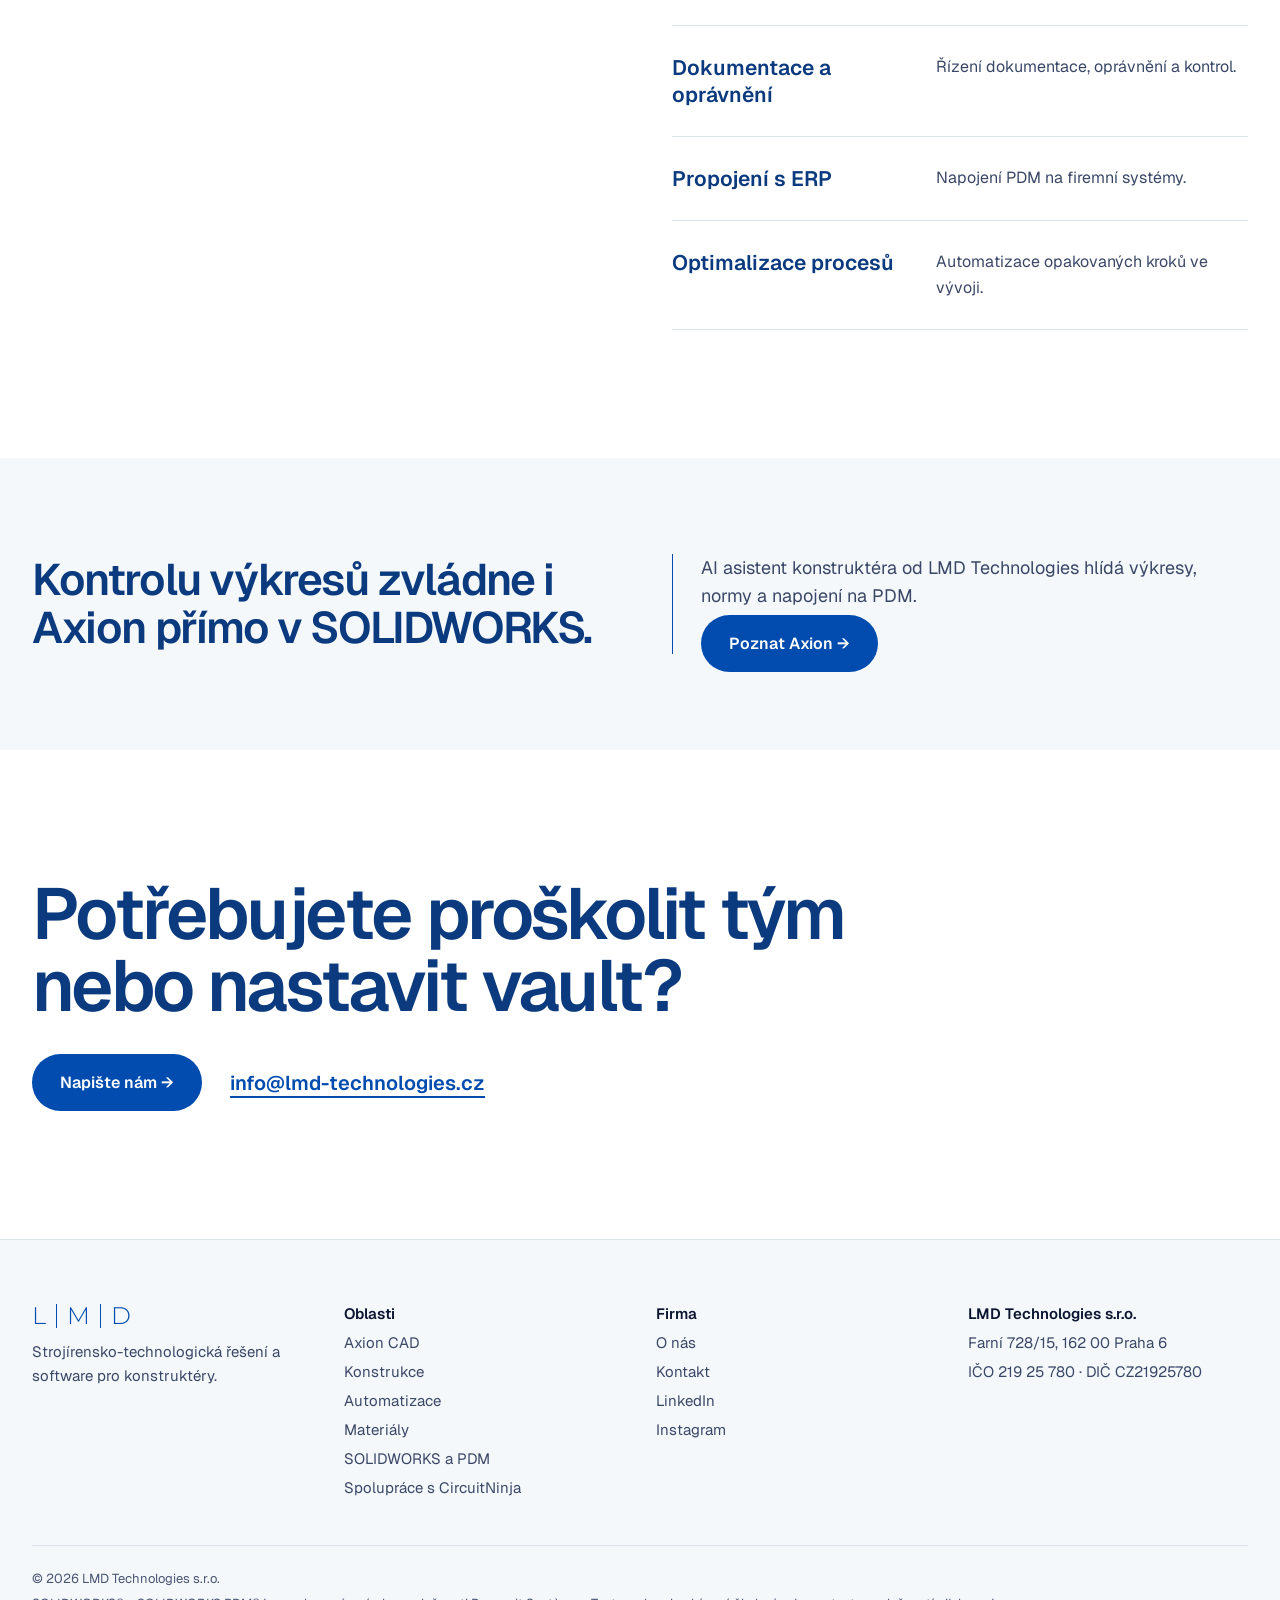
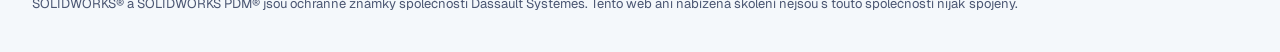
<file: solidworks-pdm.html>
<!doctype html>
<html lang="cs">
<head>
<meta charset="utf-8">
<meta name="viewport" content="width=device-width, initial-scale=1">
<title>SOLIDWORKS a PDM – LMD Technologies</title>
<meta name="description" content="SOLIDWORKS a PDM – LMD Technologies">
<link rel="preconnect" href="https://fonts.googleapis.com"><link rel="preconnect" href="https://fonts.gstatic.com" crossorigin>
<link rel="stylesheet" href="https://fonts.googleapis.com/css2?family=Geist:wght@400;500;600;700&amp;family=Montserrat:wght@300;400;700&amp;display=swap">
<style>
body{margin:0;background:#FFFFFF}
a{color:#014CAE}a:hover{color:#003A87}
h1,h2,h3,p{text-wrap:pretty}
h1,h2,h3{color:#0B3A7E}
a[style*="border-radius: 999px"]:hover,button[type=submit]:hover{background:#003A87 !important}
</style>
<style>*,*::before,*::after{box-sizing:border-box} img,video{max-width:100%} html{scroll-behavior:smooth}
.menu-btn{display:none;font:600 15px 'Geist',sans-serif;color:#014CAE;background:#fff;border:0;border-radius:10px;padding:10px 16px;cursor:pointer}
@media (max-width:900px){.menu-btn{display:block} .site-links{display:none !important;width:100%;flex-direction:column;align-items:flex-start !important;gap:14px !important;padding:8px 0 12px} .site-links.open{display:flex !important}}
@media (max-width:700px){h1{font-size:44px !important;letter-spacing:-1.5px !important} h2{font-size:36px !important;letter-spacing:-1px !important}}</style>

<link rel="icon" href="favicon.ico" sizes="any">
<link rel="icon" href="favicon.png" type="image/png">
<link rel="apple-touch-icon" href="apple-touch-icon.png">
</head>
<body>
<div style="font-family: 'Geist', 'Segoe UI', sans-serif; color: #0B1530; background: #FFFFFF; min-width: 0">

<header style="background: linear-gradient(90deg, #5CDFE6 0%, #014CAE 45%, #014CAE 100%)">
<nav style="max-width: 1280px; margin: 0 auto; padding: 12px 32px; display: flex; flex-wrap: wrap; align-items: center; justify-content: space-between; gap: 16px" aria-label="Hlavní navigace">
<a href="index.html" aria-label="LMD Technologies – úvod" style="display: flex; align-items: center; text-decoration: none">
<span style="display: flex; align-items: center; gap: 12px; color: #FFFFFF; font-family: 'Montserrat', sans-serif; font-weight: 300; font-size: 30px; line-height: 1"><span>L</span><span style="width: 1px; height: 30px; background: #FFFFFF"></span><span>M</span><span style="width: 1px; height: 30px; background: #FFFFFF"></span><span>D</span><span style="margin-left: 6px; font-weight: 700; font-size: 13px; letter-spacing: 4px">TECHNOLOGIES</span></span>
</a>
<button type="button" class="menu-btn" aria-expanded="false" aria-controls="site-links" onclick="var l=document.getElementById('site-links');var o=l.classList.toggle('open');this.setAttribute('aria-expanded',o)">Menu</button><div id="site-links" class="site-links" style="display: flex; flex-wrap: wrap; align-items: center; gap: 22px; font-size: 15px; font-weight: 650">
<a href="axion.html" style="color: #FFFFFF; text-decoration: none">Axion CAD</a>
<a href="konstrukce.html" style="color: #FFFFFF; text-decoration: none">Konstrukce</a>
<a href="automatizace.html" style="color: #FFFFFF; text-decoration: none">Automatizace</a>
<a href="materialy.html" style="color: #FFFFFF; text-decoration: none">Materiály</a>
<a href="solidworks-pdm.html" aria-current="page" style="color: #FFFFFF; text-decoration: underline; text-underline-offset: 6px; text-decoration-thickness: 2px; font-weight: 700">SOLIDWORKS a PDM</a>
<a href="circuitninja.html" style="color: #FFFFFF; text-decoration: none">CircuitNinja</a>
<a href="o-nas.html" style="color: #FFFFFF; text-decoration: none">O nás</a>
<a href="kontakt.html" style="background: #FFFFFF; color: #014CAE; text-decoration: none; padding: 11px 18px; border-radius: 10px; font-weight: 600">Kontakt</a>
</div>
</nav>
</header>
<section style="display: grid; grid-template-columns: repeat(auto-fit, minmax(min(560px, 100%), 1fr)); min-height: 680px">
<div style="padding: 96px 56px 80px max(32px, calc((100% - 1280px) / 2 + 32px)); display: flex; flex-direction: column; justify-content: center; gap: 30px; background: linear-gradient(180deg, #F4F8FB 0%, #FFFFFF 100%)">
<div style="display: flex; align-items: center; gap: 12px; font-size: 14px; color: #3A4766"><a href="index.html" style="color: #3A4766; text-decoration: none">Úvod</a><span style="width: 1px; height: 16px; background: #014CAE"></span><span>SOLIDWORKS a PDM</span></div>
<h1 style="margin: 0; font-weight: 600; font-size: 68px; line-height: 1; letter-spacing: -2.6px">SOLIDWORKS a PDM, nastavené pro váš tým.</h1>
<p style="margin: 0; font-size: 20px; line-height: 1.6; color: #3A4766; max-width: 520px">Školení na míru pro konstruktéry a nastavení PDM, aby konstrukční data držela pohromadě a vývoj běžel bez zbytečných kroků.</p>
<div style="display: flex; flex-wrap: wrap; align-items: center; gap: 28px"><a href="kontakt.html" style="background: #014CAE; color: #FFFFFF; text-decoration: none; padding: 18px 28px; border-radius: 999px; font-weight: 600; font-size: 16px">Domluvit školení →</a></div>
</div>
<figure style="margin: 0; position: relative; min-height: 520px; overflow: hidden; background: #FFFFFF">
<img src="img/solidworks-pdm.jpg" alt="SOLIDWORKS PDM v praxi" style="position: absolute; inset: 0; width: 100%; height: 100%; object-fit: cover; display: block">
<figcaption style="position: absolute; left: 28px; bottom: 28px; background: #FFFFFF; border-radius: 999px; padding: 10px 18px; font-size: 14px; font-weight: 500; display: flex; align-items: center; gap: 10px"><span style="width: 8px; height: 8px; border-radius: 50%; background: #014CAE"></span>Projekt Svarog ve SOLIDWORKS PDM</figcaption>
</figure>
</section>
<section style="padding: 128px 32px">
<div style="max-width: 1280px; margin: 0 auto; display: grid; grid-template-columns: repeat(auto-fit, minmax(min(420px, 100%), 1fr)); gap: 64px; align-items: start">
<h2 style="margin: 0; font-weight: 600; font-size: 52px; line-height: 1.04; letter-spacing: -1.8px">Školení SOLIDWORKS.</h2>
<div style="display: flex; flex-direction: column; border-top: 1px solid #DCE3EC"><div style="display: grid; grid-template-columns: minmax(0, 1fr) minmax(0, 1.3fr); gap: 24px; padding: 28px 0; border-bottom: 1px solid #DCE3EC"><span style="font-weight: 600; font-size: 21px; color: #0B3A7E">Školení na míru</span><span style="font-size: 16px; line-height: 1.6; color: #3A4766">Podle vašich požadavků, od základů modelování po pokročilé funkce.</span></div><div style="display: grid; grid-template-columns: minmax(0, 1fr) minmax(0, 1.3fr); gap: 24px; padding: 28px 0; border-bottom: 1px solid #DCE3EC"><span style="font-weight: 600; font-size: 21px; color: #0B3A7E">Typy dílů</span><span style="font-size: 16px; line-height: 1.6; color: #3A4766">Obráběné a plechové díly, 3D tisk, plasty.</span></div><div style="display: grid; grid-template-columns: minmax(0, 1fr) minmax(0, 1.3fr); gap: 24px; padding: 28px 0; border-bottom: 1px solid #DCE3EC"><span style="font-weight: 600; font-size: 21px; color: #0B3A7E">Sestavy a výkresy</span><span style="font-size: 16px; line-height: 1.6; color: #3A4766">Práce se sestavami a výkresová dokumentace.</span></div><div style="display: grid; grid-template-columns: minmax(0, 1fr) minmax(0, 1.3fr); gap: 24px; padding: 28px 0; border-bottom: 1px solid #DCE3EC"><span style="font-weight: 600; font-size: 21px; color: #0B3A7E">Šablony</span><span style="font-size: 16px; line-height: 1.6; color: #3A4766">Tvorba šablon a vlastního nastavení.</span></div></div>
</div>
</section>
<section style="padding: 128px 32px">
<div style="max-width: 1280px; margin: 0 auto; display: grid; grid-template-columns: repeat(auto-fit, minmax(min(420px, 100%), 1fr)); gap: 64px; align-items: start">
<h2 style="margin: 0; font-weight: 600; font-size: 52px; line-height: 1.04; letter-spacing: -1.8px">SOLIDWORKS PDM.</h2>
<div style="display: flex; flex-direction: column; border-top: 1px solid #DCE3EC"><div style="display: grid; grid-template-columns: minmax(0, 1fr) minmax(0, 1.3fr); gap: 24px; padding: 28px 0; border-bottom: 1px solid #DCE3EC"><span style="font-weight: 600; font-size: 21px; color: #0B3A7E">Nastavení PDM na zakázku</span><span style="font-size: 16px; line-height: 1.6; color: #3A4766">Struktura vaultu, workflow a funkce podle toho, jak tým pracuje.</span></div><div style="display: grid; grid-template-columns: minmax(0, 1fr) minmax(0, 1.3fr); gap: 24px; padding: 28px 0; border-bottom: 1px solid #DCE3EC"><span style="font-weight: 600; font-size: 21px; color: #0B3A7E">Dokumentace a oprávnění</span><span style="font-size: 16px; line-height: 1.6; color: #3A4766">Řízení dokumentace, oprávnění a kontrol.</span></div><div style="display: grid; grid-template-columns: minmax(0, 1fr) minmax(0, 1.3fr); gap: 24px; padding: 28px 0; border-bottom: 1px solid #DCE3EC"><span style="font-weight: 600; font-size: 21px; color: #0B3A7E">Propojení s ERP</span><span style="font-size: 16px; line-height: 1.6; color: #3A4766">Napojení PDM na firemní systémy.</span></div><div style="display: grid; grid-template-columns: minmax(0, 1fr) minmax(0, 1.3fr); gap: 24px; padding: 28px 0; border-bottom: 1px solid #DCE3EC"><span style="font-weight: 600; font-size: 21px; color: #0B3A7E">Optimalizace procesů</span><span style="font-size: 16px; line-height: 1.6; color: #3A4766">Automatizace opakovaných kroků ve vývoji.</span></div></div>
</div>
</section>
<section style="background: #F4F8FB; padding: 96px 32px">
<div style="max-width: 1280px; margin: 0 auto; display: grid; grid-template-columns: repeat(auto-fit, minmax(min(420px, 100%), 1fr)); gap: 64px; align-items: center">
<h2 style="margin: 0; font-weight: 600; font-size: 44px; line-height: 1.08; letter-spacing: -1.4px">Kontrolu výkresů zvládne i Axion přímo v SOLIDWORKS.</h2>
<div style="display: flex; flex-direction: column; gap: 22px; border-left: 1px solid #014CAE; padding-left: 28px">
<p style="margin: 0; font-size: 18px; line-height: 1.6; color: #3A4766">AI asistent konstruktéra od LMD Technologies hlídá výkresy, normy a napojení na PDM.</p>
<div><a href="axion.html" style="background: #014CAE; color: #FFFFFF; text-decoration: none; padding: 18px 28px; border-radius: 999px; font-weight: 600; font-size: 16px">Poznat Axion →</a></div>
</div>
</div>
</section>
<section style="padding: 128px 32px">
<div style="max-width: 1280px; margin: 0 auto; display: flex; flex-direction: column; gap: 32px">
<h2 style="margin: 0; font-weight: 600; font-size: 72px; line-height: 1; letter-spacing: -2.6px; max-width: 900px">Potřebujete proškolit tým nebo nastavit vault?</h2>
<div style="display: flex; flex-wrap: wrap; align-items: center; gap: 28px"><a href="kontakt.html" style="background: #014CAE; color: #FFFFFF; text-decoration: none; padding: 18px 28px; border-radius: 999px; font-weight: 600; font-size: 16px">Napište nám →</a><a href="mailto:info@lmd-technologies.cz" style="color: #014CAE; font-weight: 600; font-size: 20px; text-underline-offset: 6px">info@lmd-technologies.cz</a></div>
</div>
</section>
<footer style="background: #F4F8FB; border-top: 1px solid #DCE3EC; padding: 64px 32px 40px">
<div style="max-width: 1280px; margin: 0 auto; display: flex; flex-direction: column; gap: 48px">
<div style="display: grid; grid-template-columns: repeat(auto-fit, minmax(min(200px, 100%), 1fr)); gap: 32px; font-size: 15px">
<div style="display: flex; flex-direction: column; gap: 12px">
<span style="display: flex; align-items: center; gap: 10px; font-family: 'Montserrat', sans-serif; font-weight: 300; font-size: 24px; color: #014CAE; line-height: 1"><span>L</span><span style="width: 1px; height: 24px; background: #014CAE"></span><span>M</span><span style="width: 1px; height: 24px; background: #014CAE"></span><span>D</span></span>
<span style="color: #3A4766; line-height: 1.6">Strojírensko-technologická řešení a software pro konstruktéry.</span>
</div>
<div style="display: flex; flex-direction: column; gap: 10px">
<span style="font-weight: 600">Oblasti</span>
<a href="axion.html" style="color: #3A4766; text-decoration: none">Axion CAD</a>
<a href="konstrukce.html" style="color: #3A4766; text-decoration: none">Konstrukce</a>
<a href="automatizace.html" style="color: #3A4766; text-decoration: none">Automatizace</a>
<a href="materialy.html" style="color: #3A4766; text-decoration: none">Materiály</a>
<a href="solidworks-pdm.html" style="color: #3A4766; text-decoration: none">SOLIDWORKS a PDM</a>
<a href="circuitninja.html" style="color: #3A4766; text-decoration: none">Spolupráce s CircuitNinja</a>
</div>
<div style="display: flex; flex-direction: column; gap: 10px">
<span style="font-weight: 600">Firma</span>
<a href="o-nas.html" style="color: #3A4766; text-decoration: none">O nás</a>
<a href="kontakt.html" style="color: #3A4766; text-decoration: none">Kontakt</a>
<a href="https://www.linkedin.com/company/lmd-technologies-s-r-o/" style="color: #3A4766; text-decoration: none">LinkedIn</a>
<a href="https://www.instagram.com/lmd_technologies" style="color: #3A4766; text-decoration: none">Instagram</a>
</div>
<div style="display: flex; flex-direction: column; gap: 10px; color: #3A4766">
<span style="font-weight: 600; color: #0B1530">LMD Technologies s.r.o.</span>
<span>Farní 728/15, 162 00 Praha 6</span>
<span>IČO 219 25 780 · DIČ CZ21925780</span>
</div>
</div>
<div style="border-top: 1px solid #DCE3EC; padding-top: 24px; font-size: 13px; color: #4A5672; display: flex; flex-direction: column; gap: 8px"><span>© 2026 LMD Technologies s.r.o.</span><span>SOLIDWORKS® a SOLIDWORKS PDM® jsou ochranné známky společnosti Dassault Systèmes. Tento web ani nabízená školení nejsou s touto společností nijak spojeny.</span></div>
</div>
</footer>

</div>

<script src="js/totop.js" defer></script>
</body>
</html>
</file>
